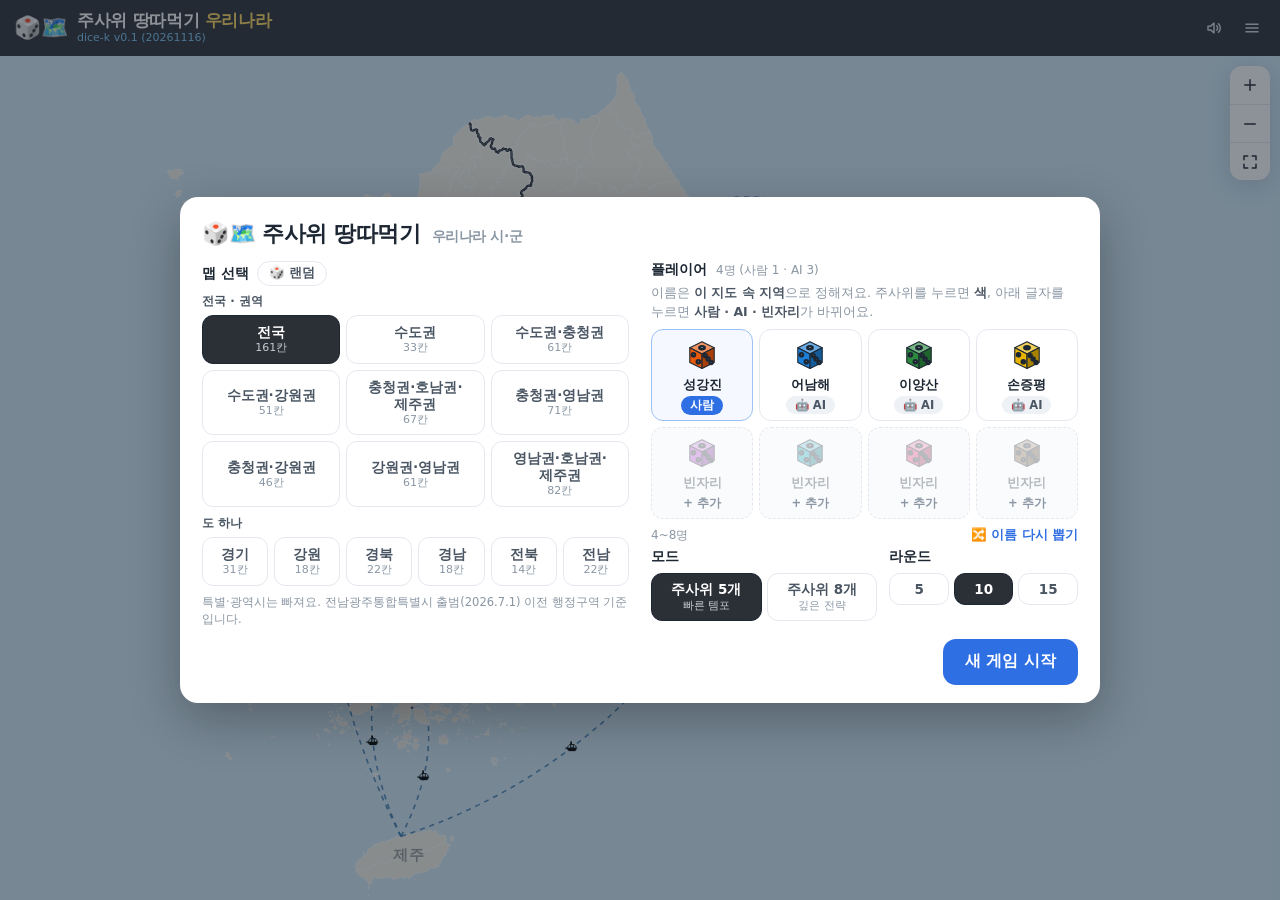
<file: dice-k/index.html>
<!DOCTYPE html>
<html lang="ko">
<head>
<meta charset="utf-8">
<meta name="viewport" content="width=device-width, initial-scale=1, viewport-fit=cover">
<title>주사위 땅따먹기 · 우리나라 (dice-k)</title>
<link rel="stylesheet" href="style.css">
</head>
<body>
<header class="topbar">
  <div class="brand" id="brand" title="처음 화면으로">
    <span class="brand-emoji" aria-hidden="true">🎲🗺️</span>
    <div class="brand-text">
      <h1>주사위 땅따먹기 <span class="kr">우리나라</span></h1>
      <div class="sub-line"><span class="ver">dice-k v0.1 (20261116)</span></div>
    </div>
  </div>
  <!-- 게임 중 상태 -->
  <div class="hud" id="hud" hidden>
    <div class="hud-round"><small>라운드</small><b id="hRound">1</b><span>/ <i id="hMax">15</i></span></div>
    <div class="hud-cur" id="hCur"></div>
  </div>
  <div class="actions">
    <button class="tbtn" id="speedBtn" title="AI 차례 속도" hidden></button>
    <button class="tbtn icon" id="soundBtn" title="효과음 켜기/끄기"></button>
    <button class="tbtn icon" id="menuBtn" title="메뉴"><svg viewBox="0 0 24 24"><path d="M4 7h16M4 12h16M4 17h16"/></svg></button>
  </div>
</header>

<div id="app">
  <!-- 상황판: 차례 순서 (순위 아님) + 차례 끝내기 -->
  <div id="bottom">
    <div id="players" aria-label="차례 순서"></div>
    <button class="endt" id="endBtn" disabled>차례 끝내기</button>
  </div>
  <!-- 굴리기 판 (차례 순서 바로 아래, 눈높이): "김포 옆 서울" + 주사위 + 합 -->
  <section id="rollbar" aria-live="polite"></section>

  <main id="stage">
    <svg id="map" aria-label="대한민국 시군 지도">
      <defs id="defs">
        <marker id="arrowHead" viewBox="0 0 10 10" refX="7" refY="5" markerWidth="5" markerHeight="5" orient="auto-start-reverse"><path d="M0,0L10,5L0,10z" fill="#e03131"/></marker>
      </defs>
      <clipPath id="playClip"></clipPath>
      <g id="vp">
        <g id="gOut"></g>
        <g id="gCells"></g>
        <path id="gProvFaint"/>
        <path id="gProvCase" clip-path="url(#playClip)"/>
        <path id="gProv" clip-path="url(#playClip)"/>
        <g id="gLinks"></g>
        <g id="gHi"></g>
        <g id="gProvNames"></g>
        <g id="gBadges"></g>
        <g id="gNames"></g>
        <g id="gFx"></g>
      </g>
    </svg>
    <div id="loading">지도를 불러오는 중…</div>

    <div class="zoom" aria-label="확대·축소">
      <button id="zoomIn" title="확대"><svg viewBox="0 0 24 24"><path d="M12 5v14M5 12h14"/></svg></button>
      <button id="zoomOut" title="축소"><svg viewBox="0 0 24 24"><path d="M5 12h14"/></svg></button>
      <button id="zoomFit" title="맵 전체 보기"><svg viewBox="0 0 24 24"><path d="M4 9V4h5M20 9V4h-5M4 15v5h5M20 15v5h-5"/></svg></button>
    </div>

    <button class="misbtn" id="misBtn" hidden>🎯 미션</button>
    <aside class="mis" id="misPanel" hidden aria-label="미션">
      <header><b>🎯 미션</b><button class="close" id="misClose" title="닫기">✕</button></header>
      <div id="misBody"></div>
    </aside>
    <div class="toast" id="toast" hidden></div>
    <div class="notice" id="notice" hidden></div>
  </main>

</div>

<!-- 처음 화면 (게임 설정): PC는 두 칸, 폰은 두 단계 -->
<div class="overlay" id="lobby" hidden>
  <div class="card lobby" data-step="1">
    <h2>🎲🗺️ 주사위 땅따먹기 <small>우리나라 시·군</small></h2>
    <div class="lb-cols">
      <section class="lb-map">
        <h3 class="map-h">맵 선택 <button class="rand" id="randMap" title="맵을 랜덤으로 골라요">🎲 랜덤</button></h3>
        <div class="mapgroup">전국 · 권역</div>
        <div class="maps" id="mapSeg"></div>
        <div class="mapgroup">도 하나</div>
        <div class="maps six" id="mapSeg2"></div>
        <p class="map-note">특별·광역시는 빠져요. 전남광주통합특별시 출범(2026.7.1) 이전 행정구역 기준입니다.</p>
        <div class="card-actions step1">
          <button class="sub" data-resume hidden>▶ 이어서 하기</button>
          <button class="go" id="nextBtn">다음 ▶</button>
        </div>
      </section>
      <section class="lb-set">
        <div class="picked step2"><span>맵</span><b id="pickedMap"></b><button class="link" id="backBtn">바꾸기</button></div>
        <h3>플레이어 <small id="seatSum"></small></h3>
        <p class="hint">이름은 <b>이 지도 속 지역</b>으로 정해져요. 주사위를 누르면 <b>색</b>, 아래 글자를 누르면 <b>사람 · AI · 빈자리</b>가 바뀌어요.</p>
        <div class="seats" id="seats"></div>
        <div class="seat-foot"><span id="seatNote"></span><button class="link" id="rerollBtn">🔀 이름 다시 뽑기</button></div>
        <div class="opt-row">
          <div><h3>모드</h3><div class="seg" id="capSeg"><button data-cap="5">주사위 5개<small>빠른 템포</small></button><button data-cap="8">주사위 8개<small>깊은 전략</small></button></div></div>
          <div><h3>라운드</h3><div class="seg" id="roundSeg"><button data-r="5">5</button><button data-r="10">10</button><button data-r="15">15</button></div></div>
        </div>
        <div class="card-actions">
          <button class="sub step2-back" id="backBtn2">◀ 맵</button>
          <button class="sub" data-resume hidden>▶ 이어서 하기</button>
          <button class="go" id="startBtn">새 게임 시작</button>
        </div>
      </section>
    </div>
  </div>
</div>

<!-- 차례 넘기기 (사람이 2명 이상일 때) -->
<div class="overlay handoff" id="handoff" hidden>
  <button class="hcard" id="handoffBtn"><span class="hicon" id="handoffIcon"></span><b id="handoffName"></b><span>님 차례입니다</span><small>눌러서 시작</small></button>
</div>

<!-- 메뉴 -->
<div class="overlay" id="menu" hidden>
  <div class="card small">
    <h2>메뉴</h2>
    <div class="menu-row"><span>지역 이름표</span><div class="seg tiny" id="labelSeg"><button data-l="1">켜기</button><button data-l="0">끄기</button></div></div>
    <div class="menu-row"><span>AI 차례 속도</span><div class="seg tiny" id="speedSeg"><button data-s="normal">보통</button><button data-s="fast">빠르게</button></div></div>
    <div class="menu-row"><span>효과음</span><div class="seg tiny" id="sndSeg"><button data-snd="1">켜기</button><button data-snd="0">끄기</button></div></div>
    <p class="menu-note">게임은 한 수마다 저장돼요. 처음 화면으로 나가도 <b>이어서 하기</b>로 돌아올 수 있어요.</p>
    <div class="card-actions">
      <button class="sub quit" id="quitBtn">게임 그만하기</button>
      <button class="sub" id="toLobby">처음 화면으로</button>
      <button class="go" id="menuClose">닫기</button>
    </div>
  </div>
</div>

<!-- 확인 창 -->
<div class="overlay" id="confirm" hidden>
  <div class="card small">
    <p class="confirm-msg" id="confirmMsg"></p>
    <div class="card-actions">
      <button class="sub" id="confirmNo">아니요</button>
      <button class="go" id="confirmYes">새로 시작</button>
    </div>
  </div>
</div>

<!-- 결과 -->
<div class="overlay" id="result" hidden>
  <div class="card">
    <h2 id="rTitle">🏁 게임 끝!</h2>
    <p class="rsub" id="rSub"></p>
    <div class="ranks" id="ranks"></div>
    <div id="gots"></div>
    <div class="card-actions">
      <button class="sub" id="rMap">지도 보기</button>
      <button class="go" id="rAgain">새 게임</button>
    </div>
  </div>
</div>

<canvas id="fxCanvas" hidden></canvas>
<script src="data/kr161.js"></script>
<script src="engine.js"></script>
<script src="game.js"></script>
</body>
</html>
</file>
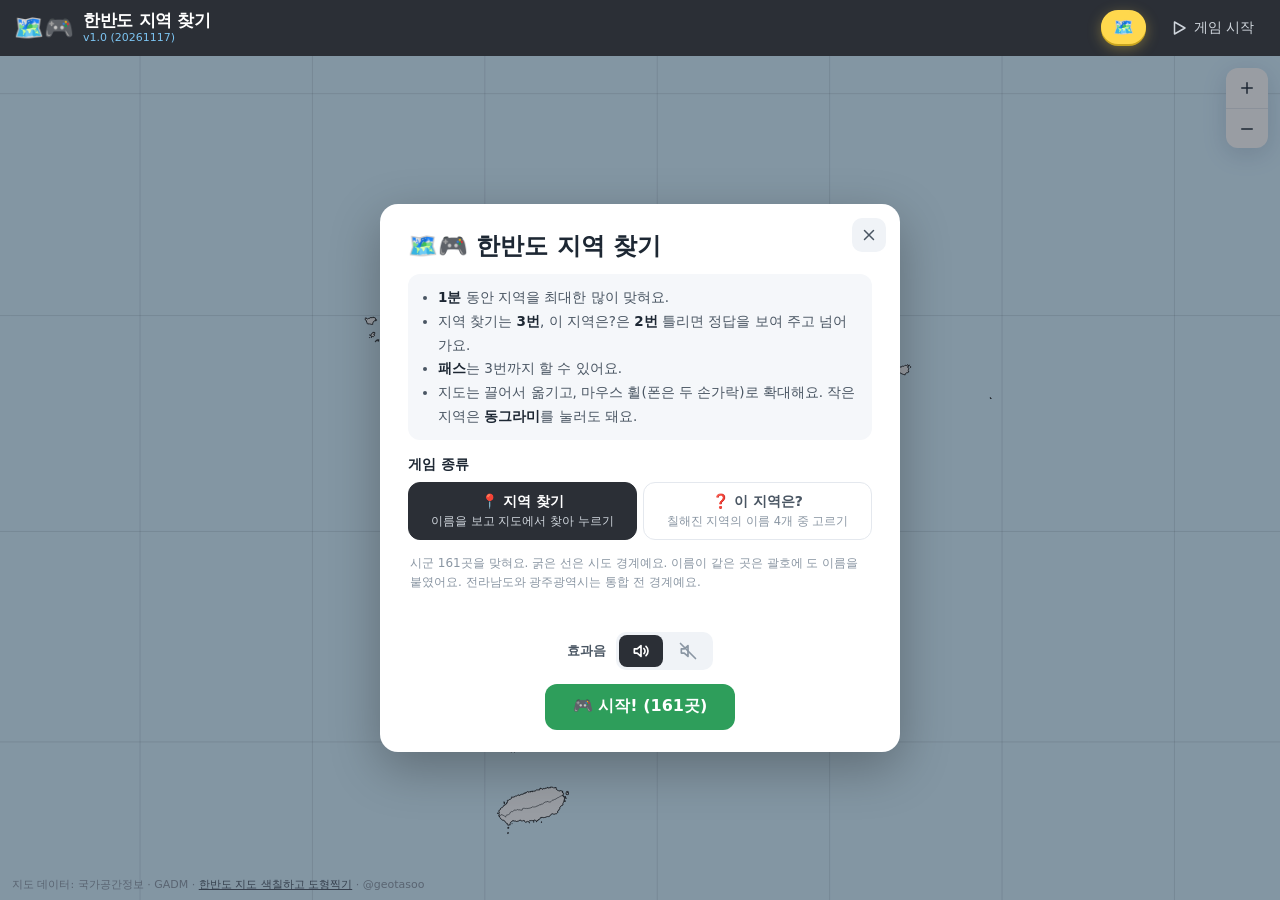
<file: koreagame/index.html>
<!DOCTYPE html>
<html lang="ko">
<head>
<meta charset="utf-8">
<meta name="viewport" content="width=device-width, initial-scale=1, viewport-fit=cover">
<title>한반도 지역 찾기</title>
<link rel="stylesheet" href="style.css">
</head>
<body>
<header class="topbar">
  <div class="brand" id="brand" title="처음 화면으로">
    <span class="brand-emoji" aria-hidden="true">🗺️🎮</span>
    <div class="brand-text">
      <h1>한반도 지역 찾기</h1>
      <div class="sub-line"><span class="ver">v1.0 (20261117)</span></div>
    </div>
  </div>
  <!-- 게임 중 상태판 -->
  <div class="hud" id="hud" hidden>
    <div class="hud-num"><small>남은 시간</small><b id="hTime">60</b></div>
    <div class="hud-q">
      <div class="q" id="hQ">—</div>
      <div class="hud-row"><span class="wrongs" id="hWrong"></span><span class="prog" id="hProg"></span></div>
    </div>
    <div class="hud-num"><small>점수</small><b id="hScore">0</b></div>
    <div class="hud-btns">
      <button class="hbtn" id="hintBtn" title="수도 좌표 보기 (H)">💡 힌트 <small>-1초</small></button>
      <button class="hbtn" id="passBtn" title="다음 지역으로 (P)">⏭️ 패스 <small id="passLeft">3</small></button>
      <button class="hbtn icon" id="hSound" title="효과음 켜기/끄기"></button>
      <button class="hbtn ghost" id="quitBtn" title="그만하기"><span class="long">그만하기</span><span class="short">✕</span></button>
    </div>
  </div>
  <div class="actions" id="topActions">
    <a class="jump jump-emoji" href="../koreamap/" title="한반도 지도 색칠하고 도형찍기로 이동">🗺️</a>
    <button class="btn" id="setupBtn" title="게임 시작 화면">
      <svg viewBox="0 0 24 24"><path d="M6 4l14 8-14 8z"/></svg><span>게임 시작</span>
    </button>
  </div>
</header>

<main id="stage">
  <canvas id="map" aria-label="한반도 지도"></canvas>
  <div id="loading">지도를 불러오는 중…</div>

  <div class="zoom" aria-label="확대·축소">
    <button id="zoomIn" title="확대 (+)"><svg viewBox="0 0 24 24"><path d="M12 5v14M5 12h14"/></svg></button>
    <button id="zoomOut" title="축소 (−)"><svg viewBox="0 0 24 24"><path d="M5 12h14"/></svg></button>
  </div>

  <div class="hint-pop" id="hintPop" hidden></div>
  <div class="choices" id="choices" hidden></div>
  <div class="fb" id="fb" hidden></div>
  <div class="name-pop" id="namePop" hidden></div>
  <div class="danger" id="danger"></div>

  <!-- 시작 화면 -->
  <div class="overlay" id="setup">
    <div class="card">
      <button class="card-x" id="setupClose" title="닫고 지도 보기"><svg viewBox="0 0 24 24"><path d="M6 6l12 12M18 6 6 18"/></svg></button>
      <h2>🗺️🎮 한반도 지역 찾기</h2>
      <ul class="rules">
        <li><b>1분</b> 동안 지역을 최대한 많이 맞혀요.</li>
        <li>지역 찾기는 <b>3번</b>, 이 지역은?은 <b>2번</b> 틀리면 정답을 보여 주고 넘어가요.</li>
        <li><b>패스</b>는 3번까지 할 수 있어요.</li>
        <li>지도는 끌어서 옮기고, 마우스 휠(폰은 두 손가락)로 확대해요. 작은 지역은 <b>동그라미</b>를 눌러도 돼요.</li>
      </ul>

      <div class="range">
        <h3>게임 종류</h3>
        <div class="seg2" id="modeSeg">
          <button data-mode="find"><b>📍 지역 찾기</b><small>이름을 보고 지도에서 찾아 누르기</small></button>
          <button data-mode="guess"><b>❓ 이 지역은?</b><small>칠해진 지역의 이름 4개 중 고르기</small></button>
        </div>
        <p class="level-note" id="levelNote"></p>
        <div class="conts" id="conts" hidden></div>
      </div>

      <div class="best" id="best"></div>
      <div class="snd"><span>효과음</span>
        <div class="snd-seg"><button data-snd="on" title="효과음 켜기"><svg viewBox="0 0 24 24"><path d="M4 9.5v5h3.5L12 18.5v-13L7.5 9.5z"/><path d="M15.5 9a4 4 0 0 1 0 6M18 6.5a7.5 7.5 0 0 1 0 11"/></svg></button><button data-snd="off" title="효과음 끄기 (음소거)"><svg viewBox="0 0 24 24"><path d="M4 9.5v5h3.5L12 18.5v-13L7.5 9.5z"/><path d="M3 3l18 18"/></svg></button></div></div>
      <div class="card-actions">
        <button class="go" id="startBtn">🎮 시작!</button>
      </div>
    </div>
  </div>

  <!-- 결과 -->
  <div class="result" id="result" hidden>
    <div class="rcard">
      <div class="rhead"><h2 id="rTitle">결과</h2><button class="x" id="rMin" title="접기/펴기">–</button></div>
      <div class="rbody">
        <div class="badges">
          <div class="bdg ok"><b id="rOk">0</b><span>⭕ 정답</span></div>
          <div class="bdg ng"><b id="rNg">0</b><span>❌ 3번 틀림</span></div>
          <div class="bdg ps"><b id="rPs">0</b><span>⏭️ 패스</span></div>
        </div>
        <p class="rnote" id="rNote"></p>
        <div class="tags" id="rTags"></div>
        <p class="rhelp">지역 이름을 누르면 지도에서 그 지역이 깜빡여요. 지도는 끌고 확대해서 살펴볼 수 있어요.</p>
        <div class="card-actions">
          <button class="go" id="againBtn">다시 하기</button>
          <button class="sub" id="toSetup">게임 바꾸기</button>
          <button class="sub" id="rClose">그만하기</button>
        </div>
      </div>
    </div>
  </div>

  <div class="credit">지도 데이터: 국가공간정보 · GADM · <a href="../koreamap/">한반도 지도 색칠하고 도형찍기</a> · @geotasoo</div>
</main>

<script src="lib/d3.min.js"></script>
<script src="lib/topojson-client.min.js"></script>
<script src="gamedata.js"></script>
<script src="game.js"></script>
</body>
</html>
</file>
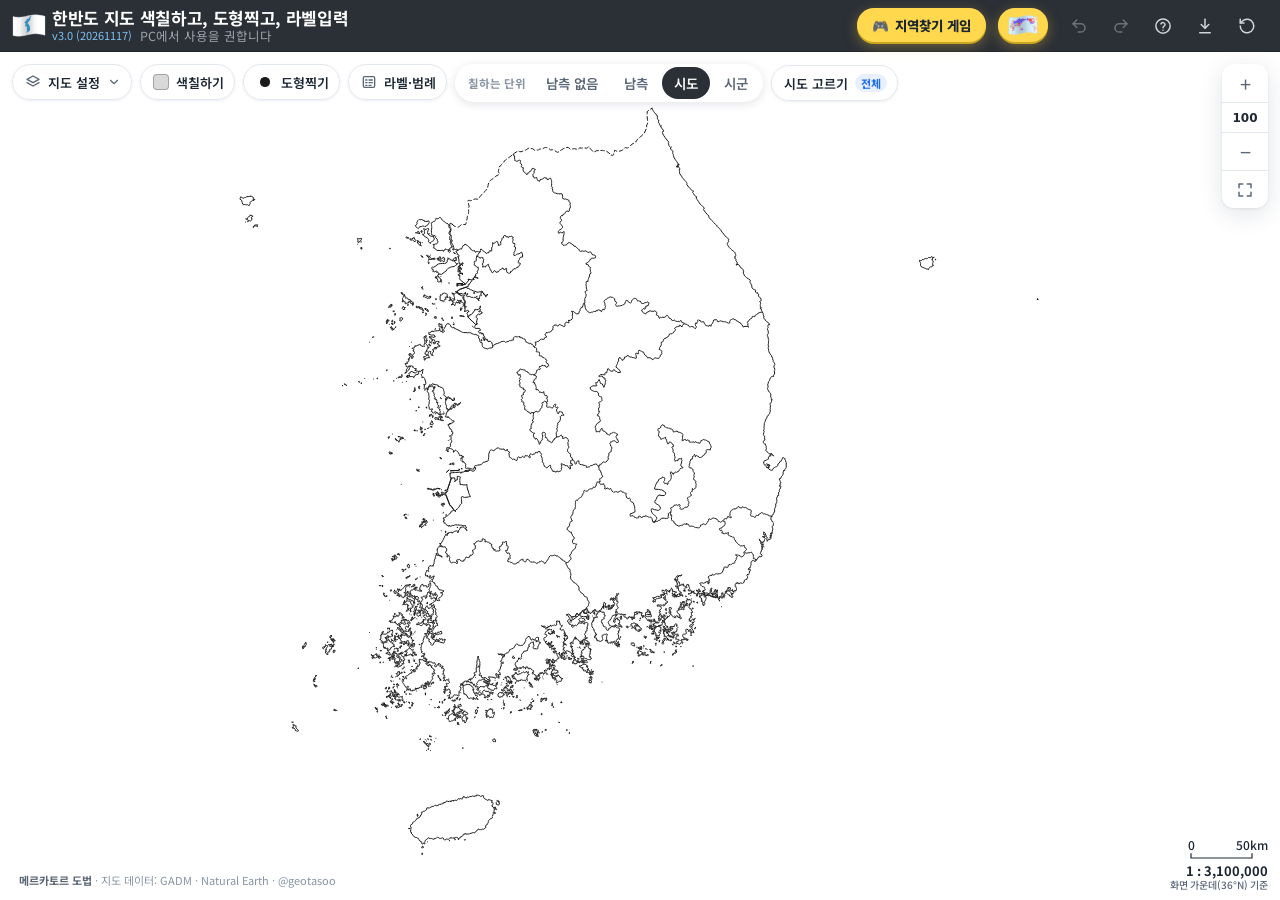
<file: koreamap/index.html>
<!DOCTYPE html>
<html lang="ko">
<head>
<meta charset="utf-8">
<meta name="viewport" content="width=device-width, initial-scale=1, viewport-fit=cover">
<link rel="icon" href="icon.svg" type="image/svg+xml">
<title>한반도 지도 색칠하고, 도형찍고, 라벨입력</title>
<link rel="preconnect" href="https://fonts.googleapis.com">
<link rel="preconnect" href="https://fonts.gstatic.com" crossorigin>
<link rel="stylesheet" href="https://fonts.googleapis.com/css2?family=Noto+Serif+KR:wght@600;700&family=Noto+Sans+KR:wght@400;500;700&display=swap">
<link rel="stylesheet" href="style.css?v=20261117t">
</head>
<body>
<header class="topbar">
  <div class="brand" id="brand" role="button" tabindex="0" title="처음 상태로 (초기화)">
    <img class="brand-emoji brand-icon" src="icon.svg" width="36" height="29" alt="" aria-hidden="true">
    <div class="brand-text">
      <h1>한반도 지도 색칠하고, 도형찍고, 라벨입력</h1>
      <div class="sub-line"><span class="ver">v3.0 (20261117)</span><span class="pc-note" title="휴대폰·태블릿에서도 쓸 수 있지만, 시험지용 지도를 만들 때는 큰 화면이 편합니다">PC에서 사용을 권합니다</span></div>
    </div>
  </div>
  <div class="actions">
    <a class="jump" href="../koreagame/" title="한반도 지역 찾기 게임으로 이동">🎮 <span class="long">지역찾기 게임</span><span class="short">게임</span></a>
    <a class="jump jump-flag icon-only" href="../worldmap/" target="_blank" rel="noopener" title="세계지도 색칠하고, 도형찍고, 라벨입력 (새 창)"><img src="icon-world.svg" width="32" height="26" alt="" aria-hidden="true"></a>
    <button class="btn" id="undo" data-tip="되돌리기 (Ctrl+Z)" aria-label="되돌리기" disabled>
      <svg viewBox="0 0 24 24"><path d="M9 14 4 9l5-5"/><path d="M4 9h10.5a5.5 5.5 0 0 1 0 11H11"/></svg>
    </button>
    <button class="btn" id="redo" data-tip="다시 하기 (Ctrl+Y)" aria-label="다시 하기" disabled>
      <svg viewBox="0 0 24 24"><path d="m15 14 5-5-5-5"/><path d="M20 9H9.5a5.5 5.5 0 0 0 0 11H13"/></svg>
    </button>
    <button class="btn" id="helpBtn" data-tip="도움말" aria-label="도움말">
      <svg viewBox="0 0 24 24"><circle cx="12" cy="12" r="9.5"/><path d="M9.3 9.2a2.8 2.8 0 0 1 5.4 1c0 1.9-2.7 2.4-2.7 4"/><path d="M12 17.6h.01"/></svg>
    </button>
    <button class="btn" id="saveBtn" data-tip="저장" aria-label="저장">
      <svg viewBox="0 0 24 24"><path d="M12 3v12"/><path d="m7 10 5 5 5-5"/><path d="M5 21h14"/></svg>
    </button>
    <button class="btn" id="resetBtn" data-tip="초기화" aria-label="초기화">
      <svg viewBox="0 0 24 24"><path d="M3 12a9 9 0 1 0 3-6.7L3 8"/><path d="M3 3v5h5"/></svg>
    </button>
  </div>
</header>

<main id="stage">
  <canvas id="map" aria-label="한반도 지도. 지역을 눌러 색칠하십시오."></canvas>
  <div id="loading">지도를 불러오는 중…</div>

  <!-- 왼쪽 위: 지도 설정 · 색칠하기 · 점찍기 -->
  <div class="controls" id="controls">
    <button class="pill" id="layersBtn" aria-expanded="false" aria-controls="layersPanel">
      <svg viewBox="0 0 24 24"><path d="m12 3 9 5-9 5-9-5 9-5z"/><path d="m3 13 9 5 9-5"/></svg>
      <span>지도 설정</span><b id="layersCount"></b>
      <svg class="chev" viewBox="0 0 24 24"><path d="m6 9 6 6 6-6"/></svg>
    </button>
    <button class="pill mode" id="colorBtn" title="색칠하기"><i class="dot"></i><span>색칠하기</span><b class="cnt" id="colorCount"></b></button>
    <button class="pill mode" id="pointBtn" data-side="points" title="도형찍기 (도시 고르기·직접 찍기)"><i class="dot pdot" id="pointDot"></i><span>도형찍기</span><b class="cnt" id="pointsCount"></b></button>
    <button class="pill mode" id="legendBtn" data-side="labels" title="라벨·범례"><svg viewBox="0 0 24 24"><rect x="3.5" y="4" width="17" height="16" rx="2"/><path d="M7 9h2M12 9h5M7 13h2M12 13h5M7 17h2M12 17h3"/></svg><span>라벨·범례</span></button>
    <!-- 한반도 전용: 행정구역 · 경계(색칠 단위) · 시도 고르기 -->
    <button class="pill kbar-btn" id="kbarBtn" title="한반도 메뉴 펼치기">한반도 ▾</button>
    <div class="kbar">
      <div class="kseg" id="unitSeg" title="경계를 어디까지 그리고, 무엇을 한 번에 칠할지"><span class="klabel">칠하는 단위</span><button data-unit="none" title="남측을 그리지 않습니다 (북측만)">남측 없음</button><button data-unit="sk">남측</button><button data-unit="sd">시도</button><button data-unit="sg">시군</button></div>
      <button class="pill kpick" data-side="lakes" title="고른 시도만 그립니다">시도 고르기 <b class="cnt" id="lakesCount"></b></button>
    </div>
  </div>

  <div class="panel layers-panel" id="layersPanel" hidden>
    <div class="row proj-row">
      <div class="seg light" id="kprojSeg" role="group" aria-label="도법 선택" title="도법 바꾸기 (P)"><button data-kproj="merc">메르카토르</button><button data-kproj="tm">횡축 메르카토르</button></div>
      <span class="tipi" tabindex="0" data-tip="국토지리정보원의 지도 등 우리나라 전국 지도는 보통 UTM-K를 씁니다. UTM-K는 동경 127.5°를 가운데에 둔 횡축 메르카토르도법입니다. 일반 메르카토르도법은 위도가 높을수록 조금씩 커집니다. 제주와 백두산 근처를 비교하면 북쪽이 약 15% 크게 그려집니다. 횡축 메르카토르를 설정하면, 배경지도는 선택할 수 없습니다.">ⓘ</span>
    </div>
    <div class="row proj-row era2">
      <div class="seg light" id="eraSeg" role="group" aria-label="전남광주 통합 전·후"><button data-era="after">전남광주 통합 후</button><button data-era="before">전남광주 통합 전</button></div>
      <span class="tipi" tabindex="0" data-tip="2026년 7월 전라남도와 광주광역시가 통합했습니다.">ⓘ</span>
    </div>
    <div class="sec-h">그리기</div>
    <div class="row pair"><label class="sw"><input type="checkbox" data-layer="nk"><span></span>북측</label><label class="sw"><input type="checkbox" data-layer="dmzDash"><span></span>휴전선 점선</label></div>
    <div class="row"><label class="sw"><input type="checkbox" data-layer="nb"><span></span>주변 나라 (중국·일본·러시아)</label></div>
    <div class="sec-h">경계선</div>
    <div class="row"><span class="rlabel">시도·시군 경계</span>
      <div class="mini-seg" id="dashSeg" title="시도·시군 경계"><button data-dash="0">실선</button><button data-dash="1">점선</button></div></div>
    <div class="row sub-row"><span class="rlabel">나라 경계</span>
      <div class="inline-range"><input type="range" id="lineWidth" min="0.2" max="4" step="0.1" aria-label="나라 경계·해안선 굵기"><output id="lineWidthOut"></output></div></div>
    <div class="row sub-row"><span class="rlabel">시도 경계</span>
      <div class="inline-range"><input type="range" id="lineSd" min="0.2" max="4" step="0.1" aria-label="시도 경계 굵기"><output id="lineSdOut"></output></div></div>
    <div class="row sub-row"><span class="rlabel">시군 경계</span>
      <div class="inline-range"><input type="range" id="lineSg" min="0.2" max="4" step="0.1" aria-label="시군 경계 굵기"><output id="lineSgOut"></output></div></div>
    <div class="sec-h">하천</div>
    <div class="row"><span class="rlabel">하천</span>
      <div class="mini-seg" id="riverSeg" title="하천 자료: HydroRIVERS (북측 강은 [북측], 주변 나라 강은 [주변 나라]를 켜면 함께 보입니다)"><button data-riv="off">끄기</button><button data-riv="major">주요 강</button><button data-riv="all">하계망</button></div></div>
    <div class="row sub-row"><span class="rlabel">하천 굵기</span>
      <div class="inline-range"><input type="range" id="rivW" min="0.3" max="4" step="0.1" aria-label="하천 굵기"><output id="rivWOut"></output></div></div>
    <div class="row sub-row"><label class="sw small"><input type="checkbox" id="rivNames"><span></span>강 이름</label></div>
    <div class="sec-h">이름·표시</div>
    <div class="row pair"><label class="sw"><input type="checkbox" data-layer="names"><span></span>시도 이름</label><label class="sw"><input type="checkbox" data-layer="sgnames"><span></span>시군 이름</label></div>
    <div class="row"><label class="sw"><input type="checkbox" data-layer="seas"><span></span>바다 이름</label><button class="link" data-side="seas">고르기 <b id="seasCount"></b> ›</button></div>
    <div class="row pair"><label class="sw"><input type="checkbox" data-layer="grid"><span></span>경위선</label><label class="sw"><input type="checkbox" data-layer="scale"><span></span>축척</label></div>
    <div class="sec-h">배경 지도</div>
    <div class="row bg-row"><span class="rlabel">배경 지도</span>
      <div class="mini-seg" id="bgSeg" title="인터넷 지도를 밑에 깝니다 ('현재 화면대로' 저장에만 들어갑니다)"><button data-bg="off">끄기</button><button data-bg="osm">일반</button><button data-bg="sat">위성</button><button data-bg="topo">지형</button><button data-bg="elev">고도</button></div></div>
    <div class="row sub-row" id="bgAlphaRow"><span class="rlabel">진하기</span>
      <div class="inline-range"><input type="range" id="bgAlpha" min="0" max="100" step="5" aria-label="배경 지도 진하기 (80이 기본)"><output id="bgAlphaOut"></output></div></div>
  </div>

  <!-- 오른쪽 위: 확대·축소 -->
  <div class="zoom">
    <button id="zoomIn" title="확대 (+)">+</button>
    <label class="zpct" title="확대 정도 (어느 화면에서나 같은 값). 숫자를 눌러 직접 입력"><input id="zoomPct" inputmode="numeric" aria-label="확대 정도"></label>
    <button id="zoomOut" title="축소 (−)">−</button>
    <button id="home" title="처음 화면 (남측 전체)">
      <svg viewBox="0 0 24 24"><path d="M4 9V4h5M20 9V4h-5M4 15v5h5M20 15v5h-5"/></svg>
    </button>
  </div>

  <!-- 색칠하기 + 점찍기: PC·태블릿은 왼쪽 세로, 폰은 아래 -->
  <div class="dock-wrap" id="dockWrap">
    <aside class="dock" id="dock" aria-label="색칠하기">
      <div class="dock-head">
        <span class="dock-title">색칠하기</span>
        <button class="sbtn mini" id="clear" title="칠한 색을 모두 지웁니다">색칠 모두 지우기</button>
        <button class="sbtn primary dock-done" id="dockHide" title="색칠하기 닫기">완료</button>
      </div>
      <div class="tabs" id="paletteTabs"></div>
      <div class="swatches" id="swatches"></div>
      <div class="tools">
        <label class="custom" title="원하는 색 고르기">
          <input type="color" id="customColor" value="#F9C74F">
          <span class="ring"></span><span class="lbl">직접 고르기</span>
        </label>
        <button class="tool" id="eraser" title="지우개 (E)">
          <svg viewBox="0 0 24 24"><path d="m7 21-4.3-4.3a1 1 0 0 1 0-1.4l10-10a1 1 0 0 1 1.4 0l5.6 5.6a1 1 0 0 1 0 1.4L11 21z"/><path d="M22 21H7M5 11l9 9"/></svg>
          <span>지우개</span>
        </button>
      </div>
      <div class="base">
        <div class="base-row"><span>육지</span><div class="mini-swatches" data-target="land"></div></div>
        <div class="base-row"><span>바다</span><div class="mini-swatches" data-target="ocean"></div></div>
      </div>
      <div class="status"><span id="count">칠한 지역 0개</span></div>
    </aside>
  </div>

  <!-- 오른쪽 패널 (폰은 아래 시트): 호수 · 도시 · 점찍기 -->
  <aside class="side" id="side" hidden>
    <section data-panel="lakes">
      <header class="side-head">
        <h2>보일 시도</h2>
        <button class="sbtn" id="lakesDefault">전체 선택</button>
        <button class="sbtn" id="lakesNone">전체 해제</button>
        <button class="close" data-close title="닫기"><svg viewBox="0 0 24 24"><path d="M6 6l12 12M18 6 6 18"/></svg></button>
      </header>
      <div class="side-body">
        <div class="note" id="lakesSummary"></div>
        <p class="hint">고른 시도만 지도에 그립니다. 우리 지역 지도처럼 일부만 보여 줄 때 씁니다.</p>
        <div class="checklist" id="lakeList"></div>
      </div>
    </section>

    <section data-panel="seas">
      <header class="side-head">
        <h2>바다 이름</h2>
        <button class="sbtn" id="seasNone">전체 해제</button>
        <button class="sbtn" id="seasDefault">기본값</button>
        <button class="close" data-close title="닫기"><svg viewBox="0 0 24 24"><path d="M6 6l12 12M18 6 6 18"/></svg></button>
      </header>
      <div class="side-body">
        <div class="note" id="seasSummary"></div>
        <h3 class="sub">대양</h3>
        <div class="checklist" id="seaList1"></div>
        <h3 class="sub">바다·만</h3>
        <div class="checklist" id="seaList2"></div>
      </div>
    </section>

    <section data-panel="labels">
      <header class="side-head">
        <button class="sheet-handle" data-sheet title="시트 접기/펴기" aria-label="시트 접기/펴기"></button>
        <h2>라벨·범례</h2>
        <button class="sbtn primary" data-close>완료</button>
      </header>
      <div class="ptabs ltabs" role="tablist">
        <button data-ltab="regions" class="sel">색칠 라벨 <b id="regionsCount"></b></button>
        <button data-ltab="points">도형 라벨 <b id="plistCount"></b></button>
        <button data-ltab="legend">범례</button>
      </div>

      <div class="side-body" data-lbody="regions">
        <div class="pstyle"><div class="prow"><span class="plabel">글자 크기</span><input type="range" id="rFont" min="9" max="36" step="1" aria-label="색칠 라벨 글자 크기"><output id="rFontOut"></output></div></div>
        <div class="fillbar">
          <span>한꺼번에</span>
          <button data-rfill="alpha">A B C</button><button data-rfill="hangulp">(가)(나)(다)</button><button data-rfill="hangul">가 나 다</button><button data-rfill="name">지역 이름</button><button data-rfill="clear">지우기</button>
        </div>
        <p class="hint tip">칠한 순서대로 나옵니다. 줄을 <b>⋮⋮</b>로 끌면 순서가 바뀌고, 지도에서 <b>라벨을 끌면</b> 가이드선이 생깁니다.</p>
        <div class="plist" id="regionList"></div>
      </div>

      <div class="side-body" data-lbody="points" hidden>
        <div class="pstyle"><div class="prow"><span class="plabel">글자 크기</span><input type="range" id="pFont" min="9" max="30" step="1" aria-label="도형 라벨 글자 크기"><output id="pFontOut"></output></div></div>
        <div class="fillbar">
          <span>한꺼번에</span>
          <button data-fill="alpha">A B C</button><button data-fill="hangulp">(가)(나)(다)</button><button data-fill="hangul">가 나 다</button><button data-fill="city">도시 이름</button><button data-fill="clear">지우기</button>
        </div>
        <p class="hint tip">찍은 순서대로 나옵니다. 도형 그림을 누르면 모양이 바뀝니다. 지도에서 <b>라벨을 끌면</b> 가이드선이 생깁니다.</p>
        <div class="plist" id="pointList"></div>
      </div>

      <div class="side-body" data-lbody="legend" hidden>
        <div class="lg-top"><label class="sw"><input type="checkbox" id="lgShow"><span></span>지도에 범례 표시</label>
          <div class="mini-seg" id="lgDir"><button data-dir="v">세로</button><button data-dir="h">가로</button></div></div>
        <p class="hint tip">지도에 범례 표시를 하면 저장 시 범례도 함께 저장할 수 있습니다. 또한 <b>범례 상자를 끌면</b> 위치가 바뀝니다.</p>
        <div class="lg-group" id="lg-fill">
          <h3 class="sub">칠 (색칠하기)</h3>
          <input class="lg-title" placeholder="묶음 제목 (예: 인구 밀도) · 비워도 됩니다">
          <div class="fillbar"><span>한꺼번에</span><button data-lfill="alpha">A B C</button><button data-lfill="hangulp">(가)(나)(다)</button><button data-lfill="hangul">가 나 다</button><button data-lfill="clear">지우기</button></div>
          <div class="plist"></div>
        </div>
        <div class="lg-group" id="lg-point">
          <h3 class="sub">도형 (도형찍기)</h3>
          <input class="lg-title" placeholder="묶음 제목 (예: 도시 규모) · 비워도 됩니다">
          <div class="fillbar"><span>한꺼번에</span><button data-lfill="alpha">A B C</button><button data-lfill="hangulp">(가)(나)(다)</button><button data-lfill="hangul">가 나 다</button><button data-lfill="clear">지우기</button></div>
          <div class="plist"></div>
        </div>
      </div>
    </section>

    <section data-panel="points">
      <header class="side-head">
        <button class="sheet-handle" data-sheet title="시트 접기/펴기" aria-label="시트 접기/펴기"></button>
        <h2>도형찍기</h2>
        <button class="sbtn" id="pointsClear" title="찍은 도형과 라벨을 모두 지웁니다">도형·라벨 모두 지우기</button>
        <button class="sbtn primary" data-close>완료</button>
      </header>
      <div class="pstyle">
        <div class="prow"><span class="plabel">색</span><div class="pcolors" id="pColors"></div></div>
        <div class="prow top"><span class="plabel">모양</span><div><div class="pshapes" id="pShapes"></div><div class="pnext" id="pShapeHint"></div></div></div>
        <div class="prow"><span class="plabel">크기</span><input type="range" id="pSize" min="3" max="14" step="1"><output id="pSizeOut"></output>
          <label class="sw small" title="도형 테두리"><input type="checkbox" id="pOutline"><span></span>테두리</label></div>
      </div>
      <div class="ptabs phone-tabs" role="tablist">
        <button data-ptab="cities" class="sel">도시·직접 찍기</button>
        <button data-ptab="style">도형 모양 <i class="sty-dot" id="styDot"></i></button>
      </div>
      <div class="side-body" data-pbody="cities">
        <div class="side-search"><svg viewBox="0 0 24 24"><circle cx="11" cy="11" r="7"/><path d="m20 20-3.5-3.5"/></svg><input id="citySearch" type="search" placeholder="검색"></div>
        <div id="cityGroups"></div>
      </div>
    </section>
  </aside>

  <div class="mode-banner" id="pointBanner" hidden>
    <svg viewBox="0 0 24 24"><path d="M12 22s7-6.2 7-12a7 7 0 0 0-14 0c0 5.8 7 12 7 12z"/><circle cx="12" cy="10" r="2.5"/></svg>
    <span>도형찍기 중 · 패널에서 선택하거나, 지도를 누르면 도형이 찍힙니다</span>
    <button data-close>완료</button>
  </div>

  <div class="confirm" id="resetConfirm" hidden>
    <div class="confirm-box" role="dialog" aria-labelledby="resetTitle">
      <h3 id="resetTitle">처음 상태로 돌리겠습니까?</h3>
      <p>색칠, 도형, 라벨·범례와 지도 설정이 모두 처음 상태로 돌아갑니다.<br>잘못 눌렀다면 <b>되돌리기</b>로 되살릴 수 있습니다.</p>
      <div class="confirm-actions"><button class="sbtn" id="resetCancel">취소</button><button class="sbtn danger" id="resetOk">초기화</button></div>
    </div>
  </div>

  <!-- 이미지로 저장 -->
  <div class="confirm" id="exportDlg" hidden>
    <div class="export-box" role="dialog" aria-labelledby="exTitle">
      <header><h3 id="exTitle">이미지로 저장</h3><button class="close" id="exClose" title="닫기"><svg viewBox="0 0 24 24"><path d="M6 6l12 12M18 6 6 18"/></svg></button></header>
      <div class="ex-body">
        <div class="ex-preview"><img id="exPreview" alt="저장될 이미지 미리보기"></div>
        <div class="ex-opts">
          <div class="ex-row"><span>범위</span><div class="mini-seg"><button data-ex="range" data-v="full">화면 전체</button><button data-ex="range" data-v="sel">영역 선택</button></div>
            <button class="link" id="exSelAgain" hidden>다시 선택 ›</button></div>
          <p class="hint ex-hint">영역 선택 시 축척과 범례 공간을 고려하여 선택하십시오.</p>
          <div class="ex-row"><span>스타일</span><div class="mini-seg"><button data-ex="style" data-v="exam">시험지용</button><button data-ex="style" data-v="screen">현재 화면대로</button></div></div>
          <div class="ex-row" id="exSeaRow"><span>바다</span><div class="mini-seg"><button data-ex="sea" data-v="gray">회색</button><button data-ex="sea" data-v="white">흰색</button></div></div>
          <p class="hint ex-hint" id="exStyleHint">시험지용: 흑백, 사각형 틀, 라벨은 틀 밖까지</p>
          <div class="ex-row" id="exTickRow" hidden><span></span><label class="chk"><input type="checkbox" id="exTick"><span>적도가 범위 안에 있으면 틀 안쪽에 0° 표시</span></label></div>
          <div class="ex-row ex-put"><span>넣기</span>
            <div class="ex-put-grid">
              <label class="chk ex-chip"><input type="checkbox" id="exScale"><span>축척</span></label>
              <label class="chk ex-chip"><input type="checkbox" id="exInsetU"><span>울릉도 상자</span></label>
              <label class="chk ex-chip"><input type="checkbox" id="exInsetD"><span>독도 상자</span></label>
              <div class="ex-lrow" id="exLegendWrap">
                <label class="chk ex-chip" id="exLegendRow"><input type="checkbox" id="exLegend"><span>범례</span></label>
                <div class="ex-lplace"><em>범례 위치</em><div class="mini-seg" id="exLplace"><button data-ex="lplace" data-v="in">지도 안</button><button data-ex="lplace" data-v="out">지도 밖</button></div></div>
              </div>
            </div>
          </div>
          <p class="hint ex-hint">미리보기 화면에서 <b>축척·범례를 마우스로 끌어</b> 옮길 수 있습니다.</p>
          <p class="hint ex-hint" id="exSize"></p>
        </div>
      </div>
      <footer><button class="sbtn" id="exCopy" title="한글·PPT에 바로 붙여 넣기">복사</button><button class="sbtn primary" id="exSave">저장</button></footer>
    </div>
  </div>
  <!-- 도움말: 내용은 여기서 바로 고치면 됩니다 -->
  <div class="confirm" id="helpDlg" hidden>
    <div class="export-box help-box" role="dialog" aria-labelledby="helpTitle">
      <header><h3 id="helpTitle"><img class="title-flag" src="icon.svg" width="30" height="24" alt="" aria-hidden="true"> 도움말</h3><button class="close" id="helpClose" title="닫기"><svg viewBox="0 0 24 24"><path d="M6 6l12 12M18 6 6 18"/></svg></button></header>
      <div class="help-body">

        <h4>처음이라면 (3단계)</h4>
        <ol class="help-steps">
          <li><b>[색칠하기]</b> → 색 고르기 → 지도에서 지역 누르기</li>
          <li><b>[도형찍기]</b>로 도시 찍기 → <b>[라벨·범례]</b>에서 (가)(나)(다)·범례 붙이기</li>
          <li><b>[저장]</b> → <b>시험지용</b> → 미리보기에서 <b>축척·범례 끌어 옮기기</b> → <b>[저장]</b> 또는 <b>[복사]</b></li>
        </ol>

        <h4>지도 보기</h4>
        <ul>
          <li><b>이동</b>: 지도를 마우스로 끌어 옮깁니다. <b>확대·축소</b>: 마우스 휠 또는 오른쪽 위 <b>+ / −</b> (폰은 두 손가락).</li>
          <li>+ 와 − 사이 숫자는 <b>확대 정도</b>입니다(처음 화면 = 100). 숫자를 눌러 직접 입력할 수 있고, <b>⛶</b>을 누르면 처음 화면으로 돌아갑니다.</li>
          <li>위쪽 <b>칠하는 단위</b>(남측 없음 / 남측 / 시도 / 시군)를 고르면 그만큼 경계가 그려지고, 누를 때 그 단위로 칠해집니다. 단위를 바꾸면 다른 단위로 칠한 색은 지워집니다(되돌리기 가능).</li>
          <li><b>[시도 고르기]</b>로 일부 시도만 그릴 수 있습니다. 고른 시도에 맞게 지도가 저절로 맞춰집니다.</li>
          <li>작은 지역은 근처를 눌러도 잡히고, 폰에서는 꾹 누르고 있으면 이름이 먼저 뜹니다.</li>
        </ul>

        <h4>지도 설정</h4>
        <ul>
          <li><b>[지도 설정]</b> 맨 위에서 <b>도법</b>(횡축 메르카토르 / 메르카토르)과 <b>전남광주 통합 후 / 통합 전</b>을 고릅니다. ⓘ에 마우스를 올리면 설명이 나옵니다.</li>
          <li>기본 도법은 <b>메르카토르</b>입니다. <b>횡축 메르카토르</b>로 바꾸면 국토지리정보원 지도처럼(UTM-K) 동경 127.5°가 가운데라 북쪽이 덜 커집니다.</li>
          <li><b>하천</b>: [끄기 | 주요 강 | 하계망]을 고릅니다. 굵기와 <b>강 이름</b>도 켜고 끌 수 있습니다(확대하면 작은 강 이름도 보입니다). 주요 강은 교과서에 나오는 큰 강줄기, 하계망은 작은 지류까지 보여 줍니다. 북측·주변 나라의 강은 [북측]·[주변 나라]를 켜면 함께 보입니다. 저장할 때도 들어갑니다.</li>
          <li>북측, 휴전선 점선, 시도·시군 경계(실선·점선, 굵기), 주변 나라, 시도·시군 이름, 바다 이름, 경위선, 축척을 켜고 끌 수 있습니다. 바다 이름은 <b>[고르기 ›]</b>에서 하나씩 고릅니다.</li>
          <li><b>배경 지도</b>(일반·위성·지형·<b>고도</b>)는 화면에서만 보이는 참고용입니다. 도법이 <b>메르카토르</b>일 때만 쓸 수 있고, <b>현재 화면대로</b> 저장할 때는 함께 들어가고, 시험지용에는 들어가지 않습니다. 위성을 고르면 경계선이 저절로 흰색으로 바뀝니다. <b>고도</b>는 높이에 따라 초록(낮은 땅)→노랑→갈색→흰색(높은 산)으로 칠하고 산의 그늘(음영 기복)을 넣습니다. 바다도 깊을수록 진한 파랑입니다.</li>
        </ul>

        <h4>색칠하기</h4>
        <ul>
          <li><b>[색칠하기]</b>를 누르면 오른쪽에 색칠 패널이 열립니다. 색 묶음(시험지 회색·컬러·단계색)을 고르고 지역을 누르면 칠해집니다. 같은 색으로 한 번 더 누르면 지워집니다.</li>
          <li>마지막 칸은 <b>빗금</b>입니다. 단계색에서는 그 색의 빗금이 됩니다. <b>직접 고르기</b>로 아무 색이나 쓸 수 있습니다.</li>
          <li>패널 아래에서 바탕 <b>육지·바다 색</b>을 바꿀 수 있습니다. <b>[색칠 모두 지우기]</b>는 칠한 색만 지웁니다.</li>
        </ul>

        <h4>도형찍기</h4>
        <ul>
          <li><b>[도형찍기]</b>를 누르면 지도에 빨간 테두리가 생깁니다. 이때 지도를 누르면 그 자리에 도형이 찍힙니다.</li>
          <li>오른쪽 목록에서 고르거나 <b>검색</b>해서 찍을 수도 있습니다. 묶음 옆 <b>[모두 선택]</b>으로 한꺼번에 찍습니다.</li>
          <li>위쪽에서 색·모양(● ▲ ■ ○ △ □)·크기를 고르면 <b>다음에 찍을 도형</b>부터 바뀝니다. 찍어 둔 도형은 끌어서 옮기고, <kbd>Delete</kbd>로 지웁니다.</li>
          <li>다 찍었으면 <b>[완료]</b>를 누릅니다.</li>
        </ul>

        <h4>라벨·범례</h4>
        <ul>
          <li><b>[라벨·범례]</b>에 세 탭이 있습니다: <b>색칠 라벨</b>(칠한 지역) · <b>도형 라벨</b>(찍은 도형) · <b>범례</b>.</li>
          <li>라벨은 직접 쓰거나 A B C, (가)(나)(다), 가 나 다, 이름으로 한꺼번에 채우고, ⋮⋮ 손잡이로 순서를 바꿉니다.</li>
          <li>지도에서 라벨을 끌어 옮기면 <b>가이드선</b>이 생깁니다. 목록의 가이드선 버튼으로 하나씩 끄고, ↺ 버튼으로 원래 자리로 돌립니다.</li>
          <li><b>범례</b>는 칠한 색과 도형 모양마다 한 줄씩 자동으로 생깁니다. 세로/가로를 고르고, 지도에서 범례 상자를 끌어 옮깁니다.</li>
        </ul>

        <h4>저장하기</h4>
        <ul>
          <li><b>[저장]</b> → 범위(화면 전체 / 영역 선택)와 스타일(시험지용 / 현재 화면대로)을 고르십시오. 영역 선택 때는 축척·범례 자리도 생각해서 고르십시오.</li>
          <li><b>시험지용</b>: 흑백, 사각형 틀, 바다 흰색/회색. B4 2단 편집에서 지도를 약 10cm 폭으로 넣으면 글자가 9pt가 됩니다.</li>
          <li>미리보기에서 <b>축척과 범례를 마우스로 끌어</b> 자리를 정합니다. 범례는 <b>지도 안</b> 또는 <b>지도 밖</b>(틀 둘레에 붙어 함께 저장)을 고를 수 있습니다.</li>
          <li><b>울릉도 상자 · 독도 상자</b>를 켜면 시험지처럼 두 섬을 본 지도와 같은 축척·같은 위도로, 틀 오른쪽 안쪽의 작은 상자에 따로 그립니다(따로 켜고 끌 수 있습니다).</li>
          <li><b>[복사]</b>하면 한글·PPT에 바로 붙여 넣을 수 있습니다.</li>
        </ul>

        <h4>되돌리기·새로고침·초기화</h4>
        <ul>
          <li>모든 작업은 <b>되돌리기(Ctrl+Z)</b>로 취소할 수 있습니다.</li>
          <li>작업은 따로 저장되지 않습니다. <b>새로고침(F5)하거나 창을 닫으면 처음 화면</b>으로 돌아가니, 다 만든 지도는 <b>[저장]</b>이나 <b>[복사]</b>로 꼭 남겨 두십시오.</li>
          <li><b>제목</b>이나 <b>[초기화]</b>를 누르면 처음 상태로 돌아갑니다(되돌리기로 되살릴 수 있습니다).</li>
        </ul>

        <h4>단축키 (PC)</h4>
        <ul class="keys">
          <li><kbd>Ctrl</kbd>+<kbd>Z</kbd> 되돌리기 · <kbd>Ctrl</kbd>+<kbd>Y</kbd> 다시 하기</li>
          <li><kbd>1</kbd>~<kbd>9</kbd> 색 고르기 · <kbd>E</kbd> 지우개 · <kbd>P</kbd> 도법 바꾸기(메르카토르 ↔ 횡축 메르카토르)</li>
          <li><kbd>+</kbd> <kbd>−</kbd> 확대·축소 · 방향키 이동 · <kbd>Delete</kbd> 고른 도형 지우기</li>
        </ul>
        <p class="help-foot">한반도 지도 색칠하고 도형찍기 3.0 (20261117) · 지도 데이터: GADM · Natural Earth · @geotasoo</p>
      </div>
    </div>
  </div>

  <div class="sel-layer" id="selLayer" hidden>
    <div class="sel-banner">저장할 영역을 끌어서 선택하십시오 <button id="selCancel">취소</button></div>
    <div class="sel-box" id="selBox" hidden></div>
  </div>

  <div id="tip" role="status"></div>
  <div id="toast" role="status"><span></span><button hidden>되돌리기</button></div>

  <!-- 아래: 왼쪽 도법·출처, 오른쪽 축척 (축척은 지도 그림에 그립니다) -->
  <div class="credit"><b id="projName"></b><span class="src"> · 지도 데이터: GADM · Natural Earth · @geotasoo</span><span class="src" id="rivCredit"></span><span class="src" id="bgCredit"></span></div>
</main>

<script src="lib/d3.min.js"></script>
<script src="lib/topojson-client.min.js"></script>
<script src="data/places.js?v=20261117t"></script>
<script src="app.js?v=20261118a"></script>
</body>
</html>
</file>
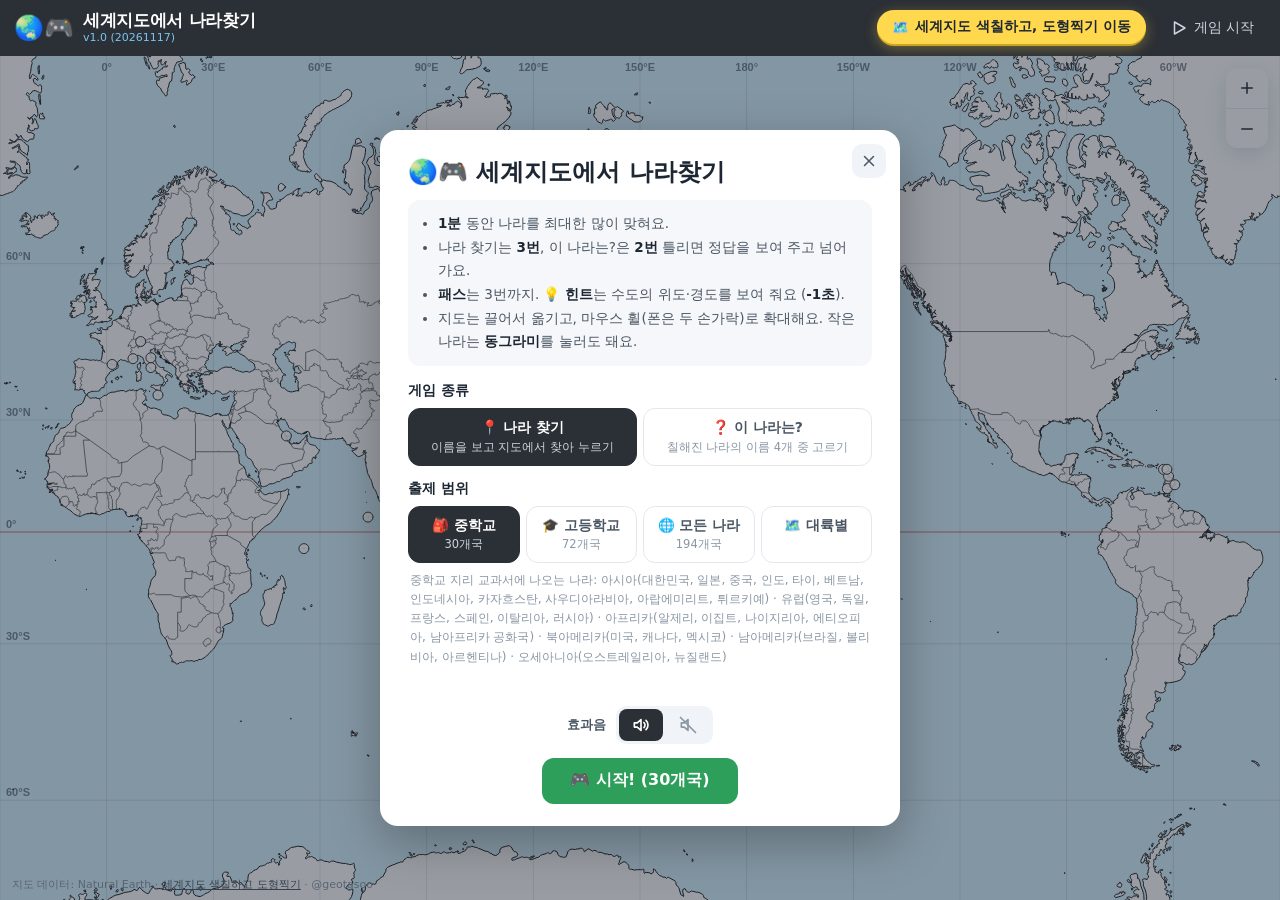
<file: worldgame/index.html>
<!DOCTYPE html>
<html lang="ko">
<head>
<meta charset="utf-8">
<meta name="viewport" content="width=device-width, initial-scale=1, viewport-fit=cover">
<title>세계지도에서 나라찾기</title>
<link rel="stylesheet" href="style.css">
</head>
<body>
<header class="topbar">
  <div class="brand" id="brand" title="처음 화면으로">
    <span class="brand-emoji" aria-hidden="true">🌏🎮</span>
    <div class="brand-text">
      <h1>세계지도에서 나라찾기</h1>
      <div class="sub-line"><span class="ver">v1.0 (20261117)</span></div>
    </div>
  </div>
  <!-- 게임 중 상태판 -->
  <div class="hud" id="hud" hidden>
    <div class="hud-num"><small>남은 시간</small><b id="hTime">60</b></div>
    <div class="hud-q">
      <div class="q" id="hQ">—</div>
      <div class="hud-row"><span class="wrongs" id="hWrong"></span><span class="prog" id="hProg"></span></div>
    </div>
    <div class="hud-num"><small>점수</small><b id="hScore">0</b></div>
    <div class="hud-btns">
      <button class="hbtn" id="hintBtn" title="수도 좌표 보기 (H)">💡 힌트 <small>-1초</small></button>
      <button class="hbtn" id="passBtn" title="다음 나라로 (P)">⏭️ 패스 <small id="passLeft">3</small></button>
      <button class="hbtn icon" id="hSound" title="효과음 켜기/끄기"></button>
      <button class="hbtn ghost" id="quitBtn" title="그만하기"><span class="long">그만하기</span><span class="short">✕</span></button>
    </div>
  </div>
  <div class="actions" id="topActions">
    <a class="jump" href="../worldmap/" title="세계지도 색칠하고 도형찍기로 이동">🗺️ <span class="long">세계지도 색칠하고, 도형찍기 이동</span><span class="short">색칠</span></a>
    <button class="btn" id="setupBtn" title="게임 시작 화면">
      <svg viewBox="0 0 24 24"><path d="M6 4l14 8-14 8z"/></svg><span>게임 시작</span>
    </button>
  </div>
</header>

<main id="stage">
  <canvas id="map" aria-label="세계지도"></canvas>
  <div id="loading">지도를 불러오는 중…</div>

  <div class="zoom" aria-label="확대·축소">
    <button id="zoomIn" title="확대 (+)"><svg viewBox="0 0 24 24"><path d="M12 5v14M5 12h14"/></svg></button>
    <button id="zoomOut" title="축소 (−)"><svg viewBox="0 0 24 24"><path d="M5 12h14"/></svg></button>
  </div>

  <div class="hint-pop" id="hintPop" hidden></div>
  <div class="choices" id="choices" hidden></div>
  <div class="fb" id="fb" hidden></div>
  <div class="name-pop" id="namePop" hidden></div>
  <div class="danger" id="danger"></div>

  <!-- 시작 화면 -->
  <div class="overlay" id="setup">
    <div class="card">
      <button class="card-x" id="setupClose" title="닫고 지도 보기"><svg viewBox="0 0 24 24"><path d="M6 6l12 12M18 6 6 18"/></svg></button>
      <h2>🌏🎮 세계지도에서 나라찾기</h2>
      <ul class="rules">
        <li><b>1분</b> 동안 나라를 최대한 많이 맞혀요.</li>
        <li>나라 찾기는 <b>3번</b>, 이 나라는?은 <b>2번</b> 틀리면 정답을 보여 주고 넘어가요.</li>
        <li><b>패스</b>는 3번까지. <b>💡 힌트</b>는 수도의 위도·경도를 보여 줘요 (<b>-1초</b>).</li>
        <li>지도는 끌어서 옮기고, 마우스 휠(폰은 두 손가락)로 확대해요. 작은 나라는 <b>동그라미</b>를 눌러도 돼요.</li>
      </ul>

      <div class="range">
        <h3>게임 종류</h3>
        <div class="seg2" id="modeSeg">
          <button data-mode="find"><b>📍 나라 찾기</b><small>이름을 보고 지도에서 찾아 누르기</small></button>
          <button data-mode="guess"><b>❓ 이 나라는?</b><small>칠해진 나라의 이름 4개 중 고르기</small></button>
        </div>
        <h3>출제 범위</h3>
        <div class="seg3" id="levelSeg">
          <button data-level="middle">🎒 중학교 <small id="cntMiddle"></small></button>
          <button data-level="high">🎓 고등학교 <small id="cntHigh"></small></button>
          <button data-level="all">🌐 모든 나라 <small id="cntAll"></small></button>
          <button data-level="cont">🗺️ 대륙별</button>
        </div>
        <p class="level-note" id="levelNote"></p>
        <div class="conts" id="conts" hidden></div>
      </div>

      <div class="best" id="best"></div>
      <div class="snd"><span>효과음</span>
        <div class="snd-seg"><button data-snd="on" title="효과음 켜기"><svg viewBox="0 0 24 24"><path d="M4 9.5v5h3.5L12 18.5v-13L7.5 9.5z"/><path d="M15.5 9a4 4 0 0 1 0 6M18 6.5a7.5 7.5 0 0 1 0 11"/></svg></button><button data-snd="off" title="효과음 끄기 (음소거)"><svg viewBox="0 0 24 24"><path d="M4 9.5v5h3.5L12 18.5v-13L7.5 9.5z"/><path d="M3 3l18 18"/></svg></button></div></div>
      <div class="card-actions">
        <button class="go" id="startBtn">🎮 시작!</button>
      </div>
    </div>
  </div>

  <!-- 결과 -->
  <div class="result" id="result" hidden>
    <div class="rcard">
      <div class="rhead"><h2 id="rTitle">결과</h2><button class="x" id="rMin" title="접기/펴기">–</button></div>
      <div class="rbody">
        <div class="badges">
          <div class="bdg ok"><b id="rOk">0</b><span>⭕ 정답</span></div>
          <div class="bdg ng"><b id="rNg">0</b><span>❌ 3번 틀림</span></div>
          <div class="bdg ps"><b id="rPs">0</b><span>⏭️ 패스</span></div>
        </div>
        <p class="rnote" id="rNote"></p>
        <div class="tags" id="rTags"></div>
        <p class="rhelp">나라 이름을 누르면 지도에서 그 나라가 깜빡여요. 지도는 끌고 확대해서 살펴볼 수 있어요.</p>
        <div class="card-actions">
          <button class="go" id="againBtn">다시 하기</button>
          <button class="sub" id="toSetup">범위 바꾸기</button>
          <button class="sub" id="rClose">그만하기</button>
        </div>
      </div>
    </div>
  </div>

  <div class="credit">지도 데이터: Natural Earth · <a href="../worldmap/">세계지도 색칠하고 도형찍기</a> · @geotasoo</div>
</main>

<script src="lib/d3.min.js"></script>
<script src="lib/topojson-client.min.js"></script>
<script src="gamedata.js"></script>
<script src="game.js"></script>
</body>
</html>
</file>
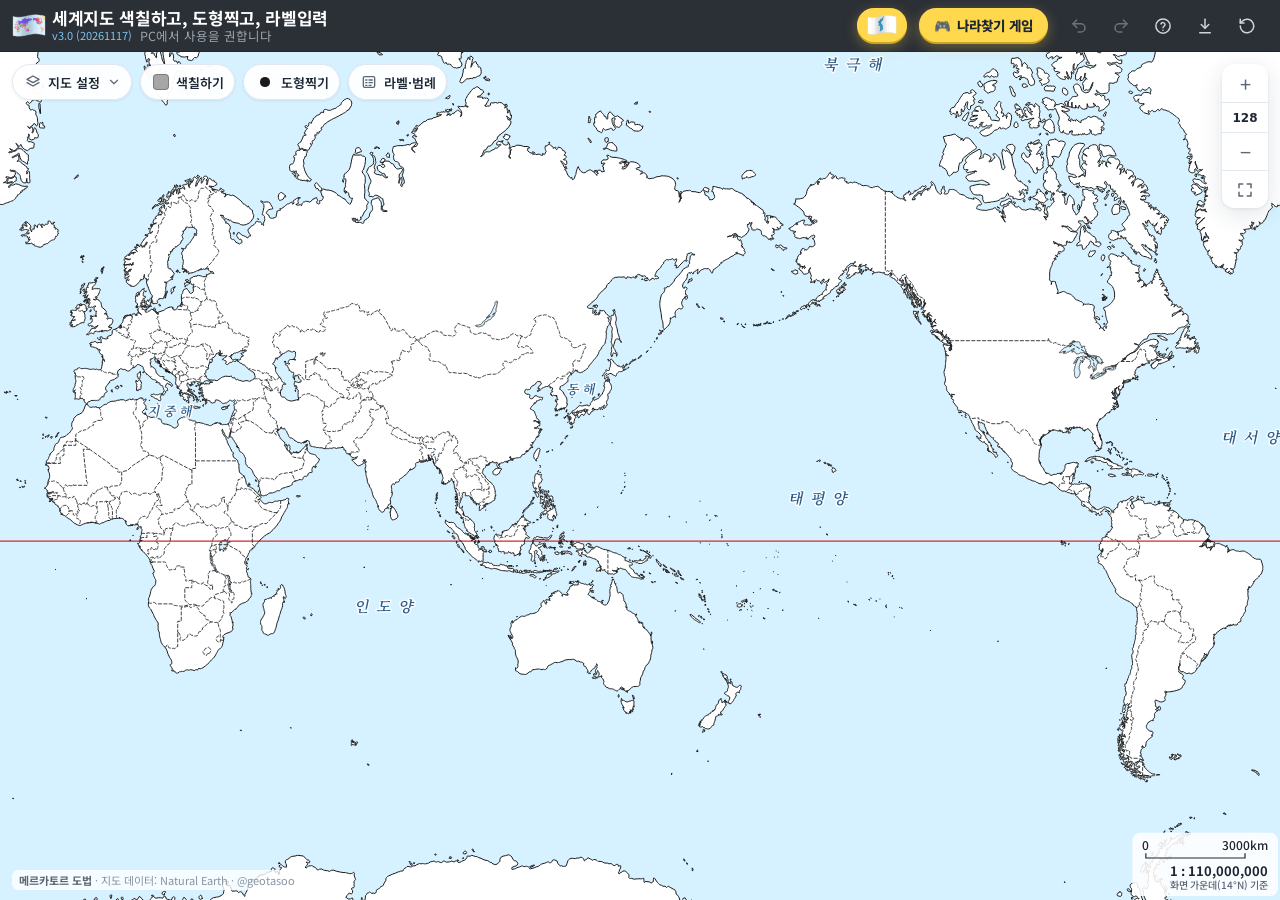
<file: worldmap/index.html>
<!DOCTYPE html>
<html lang="ko">
<head>
<meta charset="utf-8">
<meta name="viewport" content="width=device-width, initial-scale=1, viewport-fit=cover">
<link rel="icon" href="icon.svg" type="image/svg+xml">
<title>세계지도 색칠하고, 도형찍고, 라벨입력</title>
<link rel="preconnect" href="https://fonts.googleapis.com">
<link rel="preconnect" href="https://fonts.gstatic.com" crossorigin>
<link rel="stylesheet" href="https://fonts.googleapis.com/css2?family=Noto+Serif+KR:wght@600;700&family=Noto+Sans+KR:wght@400;500;700&display=swap">
<link rel="stylesheet" href="style.css?v=20261117t">
</head>
<body>
<header class="topbar">
  <div class="brand" id="brand" role="button" tabindex="0" title="처음 상태로 (초기화)">
    <img class="brand-emoji brand-icon" src="icon.svg" width="36" height="29" alt="" aria-hidden="true">
    <div class="brand-text">
      <h1>세계지도 색칠하고, 도형찍고, 라벨입력</h1>
      <div class="sub-line"><span class="ver">v3.0 (20261117)</span><span class="pc-note" title="휴대폰·태블릿에서도 쓸 수 있지만, 시험지용 지도를 만들 때는 큰 화면이 편합니다">PC에서 사용을 권합니다</span></div>
    </div>
  </div>
  <div class="actions">
    <a class="jump jump-flag icon-only" href="../koreamap/" target="_blank" rel="noopener" title="한반도 지도 색칠하고, 도형찍고, 라벨입력 (새 창)"><img src="icon-korea.svg" width="32" height="26" alt="" aria-hidden="true"></a>
    <a class="jump" href="../worldgame/" title="세계지도에서 나라찾기 게임으로 이동">🎮 <span class="long">나라찾기 게임</span><span class="short">게임</span></a>
    <button class="btn" id="undo" data-tip="되돌리기 (Ctrl+Z)" aria-label="되돌리기" disabled>
      <svg viewBox="0 0 24 24"><path d="M9 14 4 9l5-5"/><path d="M4 9h10.5a5.5 5.5 0 0 1 0 11H11"/></svg>
    </button>
    <button class="btn" id="redo" data-tip="다시 하기 (Ctrl+Y)" aria-label="다시 하기" disabled>
      <svg viewBox="0 0 24 24"><path d="m15 14 5-5-5-5"/><path d="M20 9H9.5a5.5 5.5 0 0 0 0 11H13"/></svg>
    </button>
    <button class="btn" id="helpBtn" data-tip="도움말" aria-label="도움말">
      <svg viewBox="0 0 24 24"><circle cx="12" cy="12" r="9.5"/><path d="M9.3 9.2a2.8 2.8 0 0 1 5.4 1c0 1.9-2.7 2.4-2.7 4"/><path d="M12 17.6h.01"/></svg>
    </button>
    <button class="btn" id="saveBtn" data-tip="저장" aria-label="저장">
      <svg viewBox="0 0 24 24"><path d="M12 3v12"/><path d="m7 10 5 5 5-5"/><path d="M5 21h14"/></svg>
    </button>
    <button class="btn" id="resetBtn" data-tip="초기화" aria-label="초기화">
      <svg viewBox="0 0 24 24"><path d="M3 12a9 9 0 1 0 3-6.7L3 8"/><path d="M3 3v5h5"/></svg>
    </button>
  </div>
</header>

<main id="stage">
  <canvas id="map" aria-label="세계지도. 나라를 눌러 색칠하십시오."></canvas>
  <div id="loading">지도를 불러오는 중…</div>

  <!-- 왼쪽 위: 지도 설정 · 색칠하기 · 점찍기 -->
  <div class="controls" id="controls">
    <button class="pill" id="layersBtn" aria-expanded="false" aria-controls="layersPanel">
      <svg viewBox="0 0 24 24"><path d="m12 3 9 5-9 5-9-5 9-5z"/><path d="m3 13 9 5 9-5"/></svg>
      <span>지도 설정</span><b id="layersCount"></b>
      <svg class="chev" viewBox="0 0 24 24"><path d="m6 9 6 6 6-6"/></svg>
    </button>
    <button class="pill mode" id="colorBtn" title="색칠하기"><i class="dot"></i><span>색칠하기</span><b class="cnt" id="colorCount"></b></button>
    <button class="pill mode" id="pointBtn" data-side="points" title="도형찍기 (도시 고르기·직접 찍기)"><i class="dot pdot" id="pointDot"></i><span>도형찍기</span><b class="cnt" id="pointsCount"></b></button>
    <button class="pill mode" id="legendBtn" data-side="labels" title="라벨·범례"><svg viewBox="0 0 24 24"><rect x="3.5" y="4" width="17" height="16" rx="2"/><path d="M7 9h2M12 9h5M7 13h2M12 13h5M7 17h2M12 17h3"/></svg><span>라벨·범례</span></button>
  </div>

  <div class="panel layers-panel" id="layersPanel" hidden>
    <div class="row proj-row">
      <div class="seg light" id="projSeg" role="group" aria-label="도법 선택" title="도법 바꾸기 (P)">
        <button data-proj="merc">메르카토르</button>
        <button data-proj="ee">이퀄 어스</button>
      </div>
    </div>
    <div class="sec-h">경계선</div>
    <div class="row"><label class="sw"><input type="checkbox" data-layer="borders"><span></span>국경선</label>
      <div class="mini-seg" id="dashSeg"><button data-dash="1">점선</button><button data-dash="0">실선</button></div></div>
    <div class="row sub-row"><span class="rlabel">선 굵기</span>
      <div class="inline-range"><input type="range" id="lineWidth" min="0.2" max="2" step="0.1" aria-label="선 굵기"><output id="lineWidthOut"></output></div></div>
    <div class="row"><label class="sw"><input type="checkbox" data-layer="kp"><span></span>남북한 경계</label></div>
    <div class="sec-h">이름·표시</div>
    <div class="row"><label class="sw"><input type="checkbox" data-layer="names"><span></span>나라 이름</label></div>
    <div class="row"><label class="sw" title="지도에서 점처럼 작은 나라를 동그라미로 표시"><input type="checkbox" data-layer="tiny"><span></span>작은 나라 동그라미</label></div>
    <div class="row"><label class="sw"><input type="checkbox" data-layer="seas"><span></span>바다 이름</label><button class="link" data-side="seas">고르기 <b id="seasCount"></b> ›</button></div>
    <div class="row pair"><label class="sw"><input type="checkbox" data-layer="grid"><span></span>경위선</label><label class="sw"><input type="checkbox" data-layer="equator"><span></span>적도</label></div>
    <div class="row"><label class="sw"><input type="checkbox" data-layer="scale"><span></span>축척</label></div>
    <div class="sec-h">하천·호수</div>
    <div class="row"><label class="sw"><input type="checkbox" data-layer="rivers"><span></span>주요 하천</label></div>
    <div class="row sub-row"><span class="rlabel">하천 굵기</span>
      <div class="inline-range"><input type="range" id="rivW" min="0.3" max="4" step="0.1" aria-label="하천 굵기"><output id="rivWOut"></output></div></div>
    <div class="row sub-row"><label class="sw small"><input type="checkbox" data-layer="rivNames"><span></span>강 이름</label></div>
    <div class="row"><label class="sw"><input type="checkbox" data-layer="lakes"><span></span>호수</label><button class="link" data-side="lakes">고르기 <b id="lakesCount"></b> ›</button></div>
    <div class="sec-h">배경 지도</div>
    <div class="row bg-row"><span class="rlabel">배경 지도</span>
      <div class="mini-seg" id="bgSeg"><button data-bg="off">끄기</button><button data-bg="osm">일반</button><button data-bg="sat">위성</button><button data-bg="topo">지형</button><button data-bg="elev">고도</button></div></div>
    <div class="row sub-row" id="bgAlphaRow"><span class="rlabel">진하기</span>
      <div class="inline-range"><input type="range" id="bgAlpha" min="0" max="100" step="5" aria-label="배경 지도 진하기 (80이 기본)"><output id="bgAlphaOut"></output></div></div>
  </div>

  <!-- 오른쪽 위: 확대·축소 -->
  <div class="zoom">
    <button id="zoomIn" title="확대 (+)">+</button>
    <label class="zpct" title="확대 정도 (어느 화면에서나 같은 값). 숫자를 눌러 직접 입력"><input id="zoomPct" inputmode="numeric" aria-label="확대 정도"></label>
    <button id="zoomOut" title="축소 (−)">−</button>
    <button id="home" title="세계 전체 보기">
      <svg viewBox="0 0 24 24"><path d="M4 9V4h5M20 9V4h-5M4 15v5h5M20 15v5h-5"/></svg>
    </button>
  </div>

  <!-- 색칠하기 + 점찍기: PC·태블릿은 왼쪽 세로, 폰은 아래 -->
  <div class="dock-wrap" id="dockWrap">
    <aside class="dock" id="dock" aria-label="색칠하기">
      <div class="dock-head">
        <span class="dock-title">색칠하기</span>
        <button class="sbtn mini" id="clear" title="칠한 색을 모두 지웁니다">색칠 모두 지우기</button>
        <button class="sbtn primary dock-done" id="dockHide" title="색칠하기 닫기">완료</button>
      </div>
      <div class="tabs" id="paletteTabs"></div>
      <div class="swatches" id="swatches"></div>
      <div class="tools">
        <label class="custom" title="원하는 색 고르기">
          <input type="color" id="customColor" value="#F9C74F">
          <span class="ring"></span><span class="lbl">직접 고르기</span>
        </label>
        <button class="tool" id="eraser" title="지우개 (E)">
          <svg viewBox="0 0 24 24"><path d="m7 21-4.3-4.3a1 1 0 0 1 0-1.4l10-10a1 1 0 0 1 1.4 0l5.6 5.6a1 1 0 0 1 0 1.4L11 21z"/><path d="M22 21H7M5 11l9 9"/></svg>
          <span>지우개</span>
        </button>
      </div>
      <div class="base">
        <div class="base-row"><span>육지</span><div class="mini-swatches" data-target="land"></div></div>
        <div class="base-row"><span>바다</span><div class="mini-swatches" data-target="ocean"></div></div>
      </div>
      <div class="status"><span id="count">칠한 나라 0개</span></div>
    </aside>
  </div>

  <!-- 오른쪽 패널 (폰은 아래 시트): 호수 · 도시 · 점찍기 -->
  <aside class="side" id="side" hidden>
    <section data-panel="lakes">
      <header class="side-head">
        <h2>호수</h2>
        <button class="sbtn" id="lakesNone">전체 해제</button>
        <button class="sbtn" id="lakesDefault">기본값</button>
        <button class="close" data-close title="닫기"><svg viewBox="0 0 24 24"><path d="M6 6l12 12M18 6 6 18"/></svg></button>
      </header>
      <div class="side-body">
        <div class="note" id="lakesSummary"></div>
        <h3 class="sub">주요 호수</h3>
        <div class="checklist" id="lakeList"></div>
        <h3 class="sub">전체 호수</h3>
        <p class="hint">세계 호수 약 400개를 한 번에 표시합니다. 참고용이라 하나씩 고를 수는 없습니다.</p>
        <label class="chk"><input type="checkbox" id="lakesAll"><span>전체 호수 표시</span></label>
      </div>
    </section>

    <section data-panel="seas">
      <header class="side-head">
        <h2>바다 이름</h2>
        <button class="sbtn" id="seasNone">전체 해제</button>
        <button class="sbtn" id="seasDefault">기본값</button>
        <button class="close" data-close title="닫기"><svg viewBox="0 0 24 24"><path d="M6 6l12 12M18 6 6 18"/></svg></button>
      </header>
      <div class="side-body">
        <div class="note" id="seasSummary"></div>
        <h3 class="sub">대양</h3>
        <div class="checklist" id="seaList1"></div>
        <h3 class="sub">바다·만</h3>
        <div class="checklist" id="seaList2"></div>
      </div>
    </section>

    <section data-panel="labels">
      <header class="side-head">
        <button class="sheet-handle" data-sheet title="시트 접기/펴기" aria-label="시트 접기/펴기"></button>
        <h2>라벨·범례</h2>
        <button class="sbtn primary" data-close>완료</button>
      </header>
      <div class="ptabs ltabs" role="tablist">
        <button data-ltab="regions" class="sel">색칠 라벨 <b id="regionsCount"></b></button>
        <button data-ltab="points">도형 라벨 <b id="plistCount"></b></button>
        <button data-ltab="legend">범례</button>
      </div>

      <div class="side-body" data-lbody="regions">
        <div class="pstyle"><div class="prow"><span class="plabel">글자 크기</span><input type="range" id="rFont" min="9" max="36" step="1" aria-label="나라 라벨 글자 크기"><output id="rFontOut"></output></div></div>
        <div class="fillbar">
          <span>한꺼번에</span>
          <button data-rfill="alpha">A B C</button><button data-rfill="hangulp">(가)(나)(다)</button><button data-rfill="hangul">가 나 다</button><button data-rfill="name">나라 이름</button><button data-rfill="clear">지우기</button>
        </div>
        <p class="hint tip">칠한 순서대로 나옵니다. 줄을 <b>⋮⋮</b>로 끌면 순서가 바뀌고, 지도에서 <b>라벨을 끌면</b> 가이드선이 생깁니다.</p>
        <div class="plist" id="regionList"></div>
      </div>

      <div class="side-body" data-lbody="points" hidden>
        <div class="pstyle"><div class="prow"><span class="plabel">글자 크기</span><input type="range" id="pFont" min="9" max="30" step="1" aria-label="도형 라벨 글자 크기"><output id="pFontOut"></output></div></div>
        <div class="fillbar">
          <span>한꺼번에</span>
          <button data-fill="alpha">A B C</button><button data-fill="hangulp">(가)(나)(다)</button><button data-fill="hangul">가 나 다</button><button data-fill="city">도시 이름</button><button data-fill="clear">지우기</button>
        </div>
        <p class="hint tip">찍은 순서대로 나옵니다. 도형 그림을 누르면 모양이 바뀝니다. 지도에서 <b>라벨을 끌면</b> 가이드선이 생깁니다.</p>
        <div class="plist" id="pointList"></div>
      </div>

      <div class="side-body" data-lbody="legend" hidden>
        <div class="lg-top"><label class="sw"><input type="checkbox" id="lgShow"><span></span>지도에 범례 표시</label>
          <div class="mini-seg" id="lgDir"><button data-dir="v">세로</button><button data-dir="h">가로</button></div></div>
        <p class="hint tip">지도에 범례 표시를 하면 저장 시 범례도 함께 저장할 수 있습니다. 또한 <b>범례 상자를 끌면</b> 위치가 바뀝니다.</p>
        <div class="lg-group" id="lg-fill">
          <h3 class="sub">칠 (색칠하기)</h3>
          <input class="lg-title" placeholder="묶음 제목 (예: 인구 밀도) · 비워도 됩니다">
          <div class="fillbar"><span>한꺼번에</span><button data-lfill="alpha">A B C</button><button data-lfill="hangulp">(가)(나)(다)</button><button data-lfill="hangul">가 나 다</button><button data-lfill="clear">지우기</button></div>
          <div class="plist"></div>
        </div>
        <div class="lg-group" id="lg-point">
          <h3 class="sub">도형 (도형찍기)</h3>
          <input class="lg-title" placeholder="묶음 제목 (예: 도시 규모) · 비워도 됩니다">
          <div class="fillbar"><span>한꺼번에</span><button data-lfill="alpha">A B C</button><button data-lfill="hangulp">(가)(나)(다)</button><button data-lfill="hangul">가 나 다</button><button data-lfill="clear">지우기</button></div>
          <div class="plist"></div>
        </div>
      </div>
    </section>

    <section data-panel="points">
      <header class="side-head">
        <button class="sheet-handle" data-sheet title="시트 접기/펴기" aria-label="시트 접기/펴기"></button>
        <h2>도형찍기</h2>
        <button class="sbtn" id="pointsClear" title="찍은 도형과 라벨을 모두 지웁니다">도형·라벨 모두 지우기</button>
        <button class="sbtn primary" data-close>완료</button>
      </header>
      <div class="pstyle">
        <div class="prow"><span class="plabel">색</span><div class="pcolors" id="pColors"></div></div>
        <div class="prow top"><span class="plabel">모양</span><div><div class="pshapes" id="pShapes"></div><div class="pnext" id="pShapeHint"></div></div></div>
        <div class="prow"><span class="plabel">크기</span><input type="range" id="pSize" min="3" max="14" step="1"><output id="pSizeOut"></output>
          <label class="sw small" title="도형 테두리"><input type="checkbox" id="pOutline"><span></span>테두리</label></div>
      </div>
      <div class="ptabs phone-tabs" role="tablist">
        <button data-ptab="cities" class="sel">도시·직접 찍기</button>
        <button data-ptab="style">도형 모양 <i class="sty-dot" id="styDot"></i></button>
      </div>
      <div class="side-body" data-pbody="cities">
        <div class="side-search"><svg viewBox="0 0 24 24"><circle cx="11" cy="11" r="7"/><path d="m20 20-3.5-3.5"/></svg><input id="citySearch" type="search" placeholder="검색"></div>
        <div id="cityGroups"></div>
      </div>
    </section>
  </aside>

  <div class="mode-banner" id="pointBanner" hidden>
    <svg viewBox="0 0 24 24"><path d="M12 22s7-6.2 7-12a7 7 0 0 0-14 0c0 5.8 7 12 7 12z"/><circle cx="12" cy="10" r="2.5"/></svg>
    <span>도형찍기 중 · 패널에서 선택하거나, 지도를 누르면 도형이 찍힙니다</span>
    <button data-close>완료</button>
  </div>

  <div class="confirm" id="resetConfirm" hidden>
    <div class="confirm-box" role="dialog" aria-labelledby="resetTitle">
      <h3 id="resetTitle">처음 상태로 돌리겠습니까?</h3>
      <p>색칠, 도형, 라벨·범례와 지도 설정이 모두 처음 상태로 돌아갑니다.<br>잘못 눌렀다면 <b>되돌리기</b>로 되살릴 수 있습니다.</p>
      <div class="confirm-actions"><button class="sbtn" id="resetCancel">취소</button><button class="sbtn danger" id="resetOk">초기화</button></div>
    </div>
  </div>

  <!-- 이미지로 저장 -->
  <div class="confirm" id="exportDlg" hidden>
    <div class="export-box" role="dialog" aria-labelledby="exTitle">
      <header><h3 id="exTitle">이미지로 저장</h3><button class="close" id="exClose" title="닫기"><svg viewBox="0 0 24 24"><path d="M6 6l12 12M18 6 6 18"/></svg></button></header>
      <div class="ex-body">
        <div class="ex-preview"><img id="exPreview" alt="저장될 이미지 미리보기"></div>
        <div class="ex-opts">
          <div class="ex-row"><span>범위</span><div class="mini-seg"><button data-ex="range" data-v="full">화면 전체</button><button data-ex="range" data-v="sel">영역 선택</button></div>
            <button class="link" id="exSelAgain" hidden>다시 선택 ›</button></div>
          <p class="hint ex-hint">영역 선택 시 축척과 범례 공간을 고려하여 선택하십시오.</p>
          <div class="ex-row"><span>스타일</span><div class="mini-seg"><button data-ex="style" data-v="exam">시험지용</button><button data-ex="style" data-v="screen">현재 화면대로</button></div></div>
          <div class="ex-row" id="exSeaRow"><span>바다</span><div class="mini-seg"><button data-ex="sea" data-v="gray">회색</button><button data-ex="sea" data-v="white">흰색</button></div></div>
          <p class="hint ex-hint" id="exStyleHint">시험지용: 흑백, 사각형 틀, 라벨은 틀 밖까지</p>
          <div class="ex-row" id="exTickRow"><span></span><label class="chk"><input type="checkbox" id="exTick"><span>적도가 범위 안에 있으면 틀 안쪽에 0° 표시</span></label></div>
          <div class="ex-row"><span>넣기</span><label class="chk"><input type="checkbox" id="exScale"><span>축척</span></label><label class="chk" id="exLegendRow"><input type="checkbox" id="exLegend"><span>범례</span></label>
            <div class="mini-seg" id="exLplace"><button data-ex="lplace" data-v="in">지도 안</button><button data-ex="lplace" data-v="out">지도 밖</button></div></div>
          <p class="hint ex-hint">미리보기 화면에서 <b>축척·범례를 마우스로 끌어</b> 옮길 수 있습니다.</p>
          <p class="hint ex-hint" id="exSize"></p>
        </div>
      </div>
      <footer><button class="sbtn" id="exCopy" title="한글·PPT에 바로 붙여 넣기">복사</button><button class="sbtn primary" id="exSave">저장</button></footer>
    </div>
  </div>
  <!-- 도움말: 내용은 여기서 바로 고치면 됩니다 -->
  <div class="confirm" id="helpDlg" hidden>
    <div class="export-box help-box" role="dialog" aria-labelledby="helpTitle">
      <header><h3 id="helpTitle"><img class="title-flag" src="icon.svg" width="30" height="24" alt="" aria-hidden="true"> 도움말</h3><button class="close" id="helpClose" title="닫기"><svg viewBox="0 0 24 24"><path d="M6 6l12 12M18 6 6 18"/></svg></button></header>
      <div class="help-body">

        <h4>처음이라면 (3단계)</h4>
        <ol class="help-steps">
          <li><b>[색칠하기]</b> → 색 고르기 → 지도에서 나라 누르기</li>
          <li><b>[도형찍기]</b>로 도시 찍기 → <b>[라벨·범례]</b>에서 (가)(나)(다)·범례 붙이기</li>
          <li><b>[저장]</b> → <b>시험지용</b> → 미리보기에서 <b>축척·범례 끌어 옮기기</b> → <b>[저장]</b> 또는 <b>[복사]</b></li>
        </ol>

        <h4>지도 보기</h4>
        <ul>
          <li><b>이동</b>: 지도를 마우스로 끌어 옮깁니다. <b>확대·축소</b>: 마우스 휠 또는 오른쪽 위 <b>+ / −</b> (폰은 두 손가락).</li>
          <li>+ 와 − 사이 숫자는 <b>확대 정도</b>입니다(처음 화면 = 100). 숫자를 눌러 직접 입력할 수 있고, <b>⛶</b>을 누르면 처음 화면으로 돌아갑니다.</li>
          
        </ul>

        <h4>지도 설정</h4>
        <ul>
          <li><b>[지도 설정]</b> 맨 위에서 도법(<b>메르카토르 / 이퀄 어스</b>)을 고릅니다. 이퀄 어스는 나라의 넓이를 실제 비율대로 보여 줍니다.</li>
          <li>국경선(점선·실선, 굵기), 남북한 경계, 나라 이름, 작은 나라 동그라미, 바다 이름, <b>주요 하천</b>(굵기 조절, 강 이름 — 확대할수록 작은 강 이름도 보입니다), 호수, 경위선, 적도, 축척을 켜고 끌 수 있습니다. 바다 이름과 호수는 <b>[고르기 ›]</b>에서 하나씩 고릅니다.</li>
          <li><b>배경 지도</b>(일반·위성·지형·<b>고도</b>)는 화면에서만 보이는 참고용입니다. <b>메르카토르</b>일 때만 쓸 수 있고, <b>현재 화면대로</b> 저장할 때는 함께 들어가고, 시험지용에는 들어가지 않습니다. 위성을 고르면 경계선이 저절로 흰색으로 바뀝니다. <b>고도</b>는 높이에 따라 초록(낮은 땅)→노랑→갈색→흰색(높은 산)으로 칠하고 산의 그늘(음영 기복)을 넣습니다. 바다도 깊을수록 진한 파랑입니다.</li>
        </ul>

        <h4>색칠하기</h4>
        <ul>
          <li><b>[색칠하기]</b>를 누르면 오른쪽에 색칠 패널이 열립니다. 색 묶음(시험지 회색·컬러·단계색)을 고르고 나라을 누르면 칠해집니다. 같은 색으로 한 번 더 누르면 지워집니다.</li>
          <li>마지막 칸은 <b>빗금</b>입니다. 단계색에서는 그 색의 빗금이 됩니다. <b>직접 고르기</b>로 아무 색이나 쓸 수 있습니다.</li>
          <li>패널 아래에서 바탕 <b>육지·바다 색</b>을 바꿀 수 있습니다. <b>[색칠 모두 지우기]</b>는 칠한 색만 지웁니다.</li>
        </ul>

        <h4>도형찍기</h4>
        <ul>
          <li><b>[도형찍기]</b>를 누르면 지도에 빨간 테두리가 생깁니다. 이때 지도를 누르면 그 자리에 도형이 찍힙니다.</li>
          <li>오른쪽 목록에서 고르거나 <b>검색</b>해서 찍을 수도 있습니다. 묶음 옆 <b>[모두 선택]</b>으로 한꺼번에 찍습니다.</li>
          <li>위쪽에서 색·모양(● ▲ ■ ○ △ □)·크기를 고르면 <b>다음에 찍을 도형</b>부터 바뀝니다. 찍어 둔 도형은 끌어서 옮기고, <kbd>Delete</kbd>로 지웁니다.</li>
          <li>다 찍었으면 <b>[완료]</b>를 누릅니다.</li>
        </ul>

        <h4>라벨·범례</h4>
        <ul>
          <li><b>[라벨·범례]</b>에 세 탭이 있습니다: <b>색칠 라벨</b>(칠한 나라) · <b>도형 라벨</b>(찍은 도형) · <b>범례</b>.</li>
          <li>라벨은 직접 쓰거나 A B C, (가)(나)(다), 가 나 다, 이름으로 한꺼번에 채우고, ⋮⋮ 손잡이로 순서를 바꿉니다.</li>
          <li>지도에서 라벨을 끌어 옮기면 <b>가이드선</b>이 생깁니다. 목록의 가이드선 버튼으로 하나씩 끄고, ↺ 버튼으로 원래 자리로 돌립니다.</li>
          <li><b>범례</b>는 칠한 색과 도형 모양마다 한 줄씩 자동으로 생깁니다. 세로/가로를 고르고, 지도에서 범례 상자를 끌어 옮깁니다.</li>
        </ul>

        <h4>저장하기</h4>
        <ul>
          <li><b>[저장]</b> → 범위(화면 전체 / 영역 선택)와 스타일(시험지용 / 현재 화면대로)을 고르십시오. 영역 선택 때는 축척·범례 자리도 생각해서 고르십시오.</li>
          <li><b>시험지용</b>: 흑백, 사각형 틀, 바다 흰색/회색. B4 2단 편집에서 지도를 약 10cm 폭으로 넣으면 글자가 9pt가 됩니다.</li>
          <li>미리보기에서 <b>축척과 범례를 마우스로 끌어</b> 자리를 정합니다. 범례는 <b>지도 안</b> 또는 <b>지도 밖</b>(틀 둘레에 붙어 함께 저장)을 고를 수 있습니다.</li>
          
          <li><b>[복사]</b>하면 한글·PPT에 바로 붙여 넣을 수 있습니다.</li>
        </ul>

        <h4>되돌리기·새로고침·초기화</h4>
        <ul>
          <li>모든 작업은 <b>되돌리기(Ctrl+Z)</b>로 취소할 수 있습니다.</li>
          <li>작업은 따로 저장되지 않습니다. <b>새로고침(F5)하거나 창을 닫으면 처음 화면</b>으로 돌아가니, 다 만든 지도는 <b>[저장]</b>이나 <b>[복사]</b>로 꼭 남겨 두십시오.</li>
          <li><b>제목</b>이나 <b>[초기화]</b>를 누르면 처음 상태로 돌아갑니다(되돌리기로 되살릴 수 있습니다).</li>
        </ul>

        <h4>단축키 (PC)</h4>
        <ul class="keys">
          <li><kbd>Ctrl</kbd>+<kbd>Z</kbd> 되돌리기 · <kbd>Ctrl</kbd>+<kbd>Y</kbd> 다시 하기</li>
          <li><kbd>1</kbd>~<kbd>9</kbd> 색 고르기 · <kbd>E</kbd> 지우개 · <kbd>P</kbd> 도법 바꾸기(메르카토르 ↔ 이퀄 어스)</li>
          <li><kbd>+</kbd> <kbd>−</kbd> 확대·축소 · 방향키 이동 · <kbd>Delete</kbd> 고른 도형 지우기</li>
        </ul>
        <p class="help-foot">세계지도 색칠하고 도형찍기 3.0 (20261117) · 지도 데이터: Natural Earth · @geotasoo</p>
      </div>
    </div>
  </div>

  <div class="sel-layer" id="selLayer" hidden>
    <div class="sel-banner">저장할 영역을 끌어서 선택하십시오 <button id="selCancel">취소</button></div>
    <div class="sel-box" id="selBox" hidden></div>
  </div>

  <div id="tip" role="status"></div>
  <div id="toast" role="status"><span></span><button hidden>되돌리기</button></div>

  <!-- 아래: 왼쪽 도법·출처, 오른쪽 축척 (축척은 지도 그림에 그립니다) -->
  <div class="credit"><b id="projName"></b><span class="src"> · 지도 데이터: Natural Earth · @geotasoo</span><span class="src" id="bgCredit"></span></div>
</main>

<script src="lib/d3.min.js"></script>
<script src="lib/topojson-client.min.js"></script>
<script src="data/places.js?v=20261117t"></script>
<script src="app.js?v=20261117t"></script>
</body>
</html>
</file>
<file: dice-k/style.css>
:root {
  --topbar: 56px; --ink: #1d2733; --ink-2: #4a5663; --ink-3: #8a96a3; --line: #e4e8ee;
  --ok: #2e9e5b; --ng: #d6453d; --accent: #2f6fe4; --sea: #D2E9F7;
  --shadow: 0 6px 24px rgba(20,40,70,.16);
  --bar: 74px;
}
* { box-sizing: border-box; -webkit-tap-highlight-color: transparent; }
html, body { margin: 0; height: 100%; overflow: hidden; font-family: "Noto Sans KR", "Malgun Gothic", "Apple SD Gothic Neo", system-ui, sans-serif; color: var(--ink); background: var(--sea); }
button { font: inherit; cursor: pointer; color: inherit; }
button svg { width: 18px; height: 18px; fill: none; stroke: currentColor; stroke-width: 2; stroke-linecap: round; stroke-linejoin: round; }
[hidden] { display: none !important; }

/* ---------- 상단바 (색칠 웹앱·나라찾기와 같은 먹색) ---------- */
.topbar { height: var(--topbar); display: flex; align-items: center; justify-content: space-between; gap: 10px; padding: 0 10px 0 14px; padding-top: env(safe-area-inset-top); background: #2B2F36; color: #fff; position: relative; z-index: 10; }
.brand { display: flex; align-items: center; gap: 9px; min-width: 0; cursor: pointer; user-select: none; }
.brand-emoji { font-size: 22px; line-height: 1; white-space: nowrap; }
.brand-text { display: flex; flex-direction: column; line-height: 1.15; }
.brand h1 { margin: 0; font-size: 17px; font-weight: 700; letter-spacing: -.02em; white-space: nowrap; }
.brand h1 .kr { color: #ffd75e; }
.sub-line { font-size: 11px; color: #7cc4f2; white-space: nowrap; margin-top: 2px; }
body.playing .brand { display: none; }
.hud { flex: 1; display: flex; align-items: center; gap: 14px; min-width: 0; }
.hud-round { display: flex; align-items: baseline; gap: 4px; white-space: nowrap; }
.hud-round small { font-size: 11px; color: #9aa3ad; margin-right: 2px; }
.hud-round b { font-size: 24px; font-variant-numeric: tabular-nums; }
.hud-round span { font-size: 13px; color: #9aa3ad; } .hud-round i { font-style: normal; }
.hud-cur { display: flex; align-items: center; gap: 7px; min-width: 0; font-weight: 700; font-size: 15px; }
.hud-cur .nm { overflow: hidden; text-overflow: ellipsis; white-space: nowrap; }
.hud-cur .tag { font-size: 11.5px; font-weight: 500; color: #9aa3ad; white-space: nowrap; }
.actions { display: flex; gap: 2px; flex-shrink: 0; }
.tbtn { height: 36px; min-width: 36px; padding: 0 10px; border: 0; background: none; border-radius: 10px; font-size: 13px; color: #cfd5dc; display: inline-flex; align-items: center; justify-content: center; gap: 4px; white-space: nowrap; }
.tbtn.icon { padding: 0; }
.tbtn:hover { background: rgba(255,255,255,.1); color: #fff; }

/* ---------- 배치: 지도 / 가운데 굴리기 판 / 아래 차례 순서 (다이스 워즈처럼) ---------- */
#app { position: absolute; inset: var(--topbar) 0 0 0; display: grid; grid-template-rows: auto auto 1fr; grid-template-areas: "bottom" "rollbar" "stage"; background: #fff; }
#stage { grid-area: stage; position: relative; overflow: hidden; min-height: 0; background: var(--sea); }
#rollbar { grid-area: rollbar; }
#bottom { grid-area: bottom; }
body:not(.playing) #rollbar, body:not(.playing) #bottom { display: none; }

/* ---------- 지도 ---------- */
#map { display: block; width: 100%; height: 100%; touch-action: none; user-select: none; -webkit-user-select: none; cursor: grab; }
#map.dragging { cursor: grabbing; }
#loading { position: absolute; inset: 0; display: grid; place-items: center; color: var(--ink-2); }
.cell { stroke: #fff; stroke-width: .6; vector-effect: non-scaling-stroke; stroke-linejoin: round; }
.cell.off { fill: #eef1f4; stroke: #d6dce3; }
.cell.dim { opacity: .45; }
#gProvFaint { fill: none; stroke: #9aa3ad; stroke-width: 1.2; vector-effect: non-scaling-stroke; stroke-linejoin: round; pointer-events: none; }
#gProvCase { fill: none; stroke: #fff; stroke-width: 4.6; vector-effect: non-scaling-stroke; stroke-linejoin: round; stroke-linecap: round; pointer-events: none; opacity: .9; }
#gProv { fill: none; stroke: #20262e; stroke-width: 2.2; vector-effect: non-scaling-stroke; stroke-linejoin: round; stroke-linecap: round; pointer-events: none; }
.lk-bridge { stroke: #48525e; stroke-width: 2.4; vector-effect: non-scaling-stroke; stroke-linecap: round; }
.lk-sea { fill: none; stroke: #2f6fa8; stroke-width: 1.6; stroke-dasharray: 5 5; vector-effect: non-scaling-stroke; opacity: .8; }
.lk-sea.hi { stroke: #d6453d; stroke-width: 3; opacity: 1; }
.lk-off { display: none; }
.ship { font-size: 14px; }
#gHi path { fill: none; vector-effect: non-scaling-stroke; pointer-events: none; stroke-linejoin: round; }
.hi-from { stroke: #fff; stroke-width: 3.2; }
.hi-tgt { stroke: #e03131; stroke-width: 3.4; animation: blink .8s ease-in-out infinite; }
.hi-to { stroke: #e03131; stroke-width: 5; }
.hi-nb { stroke: #1d2733; stroke-width: 1.6; stroke-dasharray: 3 3; }
.hi-cl { stroke: #ffd75e; stroke-width: 4; animation: glow .9s ease-in-out 2; }
@keyframes blink { 50% { stroke-opacity: .15; } }
@keyframes glow { 50% { stroke: #fff; } }
.arrow-case { stroke: #1d2733; stroke-width: 9; vector-effect: non-scaling-stroke; stroke-linecap: round; pointer-events: none; }
.arrow { stroke: #ffd43b; stroke-width: 5; stroke-linecap: round; vector-effect: non-scaling-stroke; pointer-events: none; }
.pname { font-size: 15px; font-weight: 800; fill: #48525e; opacity: .55; text-anchor: middle; dominant-baseline: middle; pointer-events: none; letter-spacing: .1em; }
.cname { font-size: 11px; font-weight: 700; fill: #1d2733; text-anchor: middle; paint-order: stroke; stroke: rgba(255,255,255,.92); stroke-width: 3px; stroke-linejoin: round; pointer-events: none; }
.cname.hot { font-size: 13px; fill: #000; }
.cname.tgt { fill: #b3261e; }
.badge { cursor: pointer; }
.badge use.drop { animation: drop .38s cubic-bezier(.3,1.4,.6,1) both; }
@keyframes drop { from { transform: translateY(-16px); opacity: 0; } }
.cname.ondark { fill: #fff; stroke: rgba(29,39,51,.9); }
.cell.pick { fill: #1d2733 !important; }
.sum { font-size: 40px; font-weight: 900; text-anchor: middle; dominant-baseline: central; paint-order: stroke; stroke: #1d2733; stroke-width: 5px; stroke-linejoin: round; pointer-events: none; animation: sumIn .35s cubic-bezier(.3,1.6,.6,1); }
.sum.lose { opacity: .55; font-size: 30px; }
@keyframes sumIn { from { transform: scale(.2); opacity: 0; } }

.zoom { position: absolute; right: 10px; top: 10px; display: flex; flex-direction: column; background: #fff; border-radius: 12px; box-shadow: var(--shadow); overflow: hidden; z-index: 3; }
.zoom button { width: 40px; height: 38px; border: 0; background: none; display: grid; place-items: center; color: var(--ink); }
.zoom button + button { border-top: 1px solid var(--line); }
.zoom button:hover { background: #f2f5f8; }

.toast { position: absolute; left: 50%; top: 46%; transform: translate(-50%,-50%); z-index: 7; background: #fff; color: var(--ink); font-size: 22px; font-weight: 900; padding: 14px 24px; border-radius: 18px; box-shadow: 0 10px 40px rgba(20,40,70,.3); pointer-events: none; white-space: nowrap; animation: toastIn .3s cubic-bezier(.3,1.5,.6,1); text-align: center; }
.toast small { display: block; font-size: 13px; font-weight: 600; color: var(--ink-2); margin-top: 3px; }
.toast.ok { background: #2e9e5b; color: #fff; } .toast.ok small { color: #e3f5ea; }
.toast.ng { background: #fff; }
.toast.charge { background: #ffd75e; }
@keyframes toastIn { from { transform: translate(-50%,-50%) scale(.6); opacity: 0; } }
.notice { position: absolute; left: 50%; bottom: 12px; transform: translateX(-50%); z-index: 5; background: #1d2733; color: #fff; padding: 9px 16px; border-radius: 12px; font-size: 14px; font-weight: 600; box-shadow: var(--shadow); white-space: nowrap; max-width: calc(100% - 20px); overflow: hidden; text-overflow: ellipsis; }

/* ---------- 가운데 굴리기 판 ---------- */
#rollbar { min-height: 86px; display: flex; flex-direction: column; align-items: center; justify-content: center; gap: 4px; padding: 6px 10px; border-bottom: 1px solid var(--line); box-shadow: 0 2px 8px rgba(20,40,70,.06); position: relative; z-index: 2; background: #fff; text-align: center; }
.rb-msg { font-size: 15px; color: var(--ink-2); line-height: 1.45; }
.rb-msg b { color: var(--ink); }
.rb-msg small { display: block; font-size: 12.5px; color: var(--ink-3); }
.rb-names { font-size: 18px; font-weight: 800; letter-spacing: -.01em; white-space: nowrap; }
.rb-names em { font-style: normal; font-size: 13.5px; font-weight: 700; color: #b07a00; background: #fff4c7; padding: 2px 9px; border-radius: 999px; margin: 0 6px; vertical-align: 2px; }
.rb-names em.sea { color: #1c5d99; background: #dcecfa; }
.rb-row { display: flex; align-items: center; justify-content: center; gap: 10px; max-width: 100%; }
.rb-side { display: flex; align-items: center; gap: 8px; min-width: 0; }
.rb-side.l { justify-content: flex-end; }
.rb-dice { display: flex; gap: 3px; flex-wrap: wrap; }
.rb-side.l .rb-dice { justify-content: flex-end; }
.rb-sum { font-size: 30px; font-weight: 900; font-variant-numeric: tabular-nums; min-width: 1.4em; transition: transform .2s, opacity .2s; }
.rb-sum.win { transform: scale(1.18); }
.rb-sum.lose { opacity: .35; }
.rb-sum.wait { opacity: .25; }
.rb-vs { font-size: 18px; font-weight: 800; color: var(--ink-3); }
.die2 { width: 22px; height: 22px; border-radius: 6px; position: relative; flex-shrink: 0; box-shadow: inset 0 -3px 0 rgba(0,0,0,.25), 0 1px 2px rgba(0,0,0,.2); }
.die2 i { position: absolute; width: 4.4px; height: 4.4px; border-radius: 50%; background: #fff; transform: translate(-50%,-50%); }
.die2.dk i { background: #1d2733; }
.die2.rolling { animation: shake .12s linear infinite; }
@keyframes shake { 25% { transform: rotate(-12deg) translateY(-2px); } 75% { transform: rotate(12deg) translateY(1px); } }
.roll { height: 50px; padding: 0 26px; border: 0; border-radius: 14px; background: #2f6fe4; color: #fff; font-size: 18px; font-weight: 800; white-space: nowrap; box-shadow: 0 4px 0 #1d4fae; margin-top: 2px; }
.roll:active { transform: translateY(3px); box-shadow: 0 1px 0 #1d4fae; }
@media (max-width: 480px) {
  .die2 { width: 17px; height: 17px; border-radius: 5px; } .die2 i { width: 3.4px; height: 3.4px; }
  .rb-dice { gap: 2px; max-width: 96px; }
  .rb-sum { font-size: 25px; } .rb-names { font-size: 16.5px; }
  .rb-row { gap: 6px; } .rb-side { gap: 5px; }
}

/* ---------- 아래 줄: 차례 순서 ---------- */
#bottom { display: flex; align-items: center; justify-content: center; gap: 10px; padding: 7px 10px; border-bottom: 1px solid var(--line); background: #fff; }
#players { flex: 0 1 auto; min-width: 0; display: flex; justify-content: center; gap: 4px; overflow-x: auto; scrollbar-width: none; }
#players::-webkit-scrollbar { display: none; }
.pl { flex-shrink: 0; display: flex; align-items: center; gap: 5px; padding: 4px 9px 4px 5px; border-radius: 12px; border: 2px solid transparent; position: relative; }
.pl svg { width: 28px; height: 30px; flex-shrink: 0; overflow: visible; }
.pl .num { font-size: 20px; font-weight: 900; font-variant-numeric: tabular-nums; line-height: 1; }
.pl .num small { display: block; font-size: 10px; font-weight: 600; color: var(--ink-3); margin-top: 1px; }
.pl .nm { display: none; font-size: 12.5px; font-weight: 700; max-width: 7em; overflow: hidden; text-overflow: ellipsis; white-space: nowrap; }
.pl .stk { position: absolute; top: -6px; left: 22px; font-size: 10px; font-weight: 800; background: #1d2733; color: #fff; border-radius: 999px; padding: 1px 5px; }
.pl.cur { background: #ffd75e; border-color: #e0b400; }
.pl.out { opacity: .3; }
.pl.out .num { text-decoration: line-through; }
@media (min-width: 760px) { .pl .nm { display: block; } #players { gap: 8px; } }
.endt { height: 48px; padding: 0 16px; border: 2px solid #2B2F36; border-radius: 14px; background: #fff; font-size: 15px; font-weight: 800; white-space: nowrap; flex-shrink: 0; box-shadow: 0 3px 0 #2B2F36; }
.endt:active:not(:disabled) { transform: translateY(2px); box-shadow: 0 1px 0 #2B2F36; }
.endt:disabled { opacity: .3; cursor: default; }
.endt.pulse { background: #ffd75e; animation: pulse 1s ease-in-out infinite; }
@keyframes pulse { 50% { transform: scale(1.06); box-shadow: 0 0 0 6px rgba(255,215,94,.45); } }
@media (max-width: 480px) { .endt { padding: 0 10px; font-size: 13.5px; height: 44px; } .pl { padding: 3px 6px 3px 3px; gap: 3px; } .pl svg { width: 22px; height: 24px; } .pl .num { font-size: 17px; } }

/* ---------- 창 ---------- */
.overlay { position: fixed; inset: 0; background: rgba(29,39,51,.5); display: flex; align-items: center; justify-content: center; z-index: 20; padding: 12px; }
.card { width: min(560px, 100%); max-height: 100%; overflow: auto; background: #fff; border-radius: 18px; box-shadow: 0 16px 50px rgba(0,0,0,.28); padding: 22px 22px 18px; position: relative; }
.card.small { width: min(400px, 100%); }
.card h2 { margin: 0 0 10px; font-size: 22px; letter-spacing: -.02em; }
.card h2 small { font-size: 14px; color: var(--ink-3); font-weight: 600; margin-left: 4px; }
.card h3 { margin: 14px 0 7px; font-size: 14px; }
.card h3 small { font-weight: 500; color: var(--ink-3); font-size: 12px; margin-left: 4px; }
.rules { margin: 0 0 4px; padding: 10px 14px 10px 28px; background: #f5f7fa; border-radius: 12px; font-size: 13px; line-height: 1.7; color: var(--ink-2); }
.rules b { color: var(--ink); }
.maps { display: grid; grid-template-columns: repeat(3, 1fr); gap: 6px; }
.maps button, .seg button { border: 1.5px solid var(--line); background: #fff; border-radius: 11px; padding: 8px 4px; font-size: 13.5px; font-weight: 700; color: var(--ink-2); }
.maps button small { display: block; font-size: 11px; font-weight: 500; color: var(--ink-3); }
.maps button.sel, .seg button.sel { border-color: var(--ink); background: #2B2F36; color: #fff; }
.maps button.sel small, .seg button.sel small { color: #c5ccd4; }
.two { display: grid; grid-template-columns: repeat(2, minmax(0, 1fr)); gap: 12px; }
.seg { display: flex; gap: 5px; }
.seg button { flex: 1; min-width: 0; padding: 8px 2px; }
.seg.mode button { padding: 9px 6px; display: flex; flex-direction: column; gap: 2px; }
.seg.mode small { font-size: 11.5px; font-weight: 500; color: var(--ink-3); }
.seg.tiny button { padding: 6px 10px; font-size: 13px; flex: none; }
.plist { display: grid; grid-template-columns: repeat(2, minmax(0, 1fr)); gap: 6px; }
.prow { display: flex; align-items: center; gap: 7px; border: 1.5px solid var(--line); border-radius: 12px; padding: 5px 8px 5px 5px; }
.prow .sw { width: 36px; height: 36px; border-radius: 10px; border: 0; background: #f3f5f8; display: grid; place-items: center; color: #fff; font-size: 15px; font-weight: 800; flex-shrink: 0; text-shadow: 0 1px 2px rgba(0,0,0,.35); box-shadow: inset 0 0 0 2px rgba(0,0,0,.12); }
.prow input { flex: 1; min-width: 0; border: 0; font: inherit; font-size: 14px; font-weight: 700; padding: 4px 2px; outline: none; background: none; }
.prow input:disabled { color: var(--ink-3); }
.prow .who { font-size: 11px; color: var(--ink-3); white-space: nowrap; }
.card-actions { display: flex; gap: 8px; justify-content: flex-end; margin-top: 18px; }
.go { height: 46px; padding: 0 22px; border: 0; border-radius: 13px; background: #2f6fe4; color: #fff; font-size: 16px; font-weight: 800; }
.go:hover { background: #2660cc; }
.sub { height: 46px; padding: 0 16px; border: 1.5px solid var(--line); border-radius: 13px; background: #fff; font-size: 15px; font-weight: 700; }
.sub:hover { background: #f4f6f9; }
.menu-row { display: flex; align-items: center; justify-content: space-between; gap: 10px; padding: 9px 0; border-bottom: 1px solid var(--line); font-size: 14.5px; font-weight: 600; }
.menu-note { font-size: 12.5px; color: var(--ink-3); line-height: 1.6; margin: 12px 0 0; }
.confirm-msg { font-size: 16px; font-weight: 700; line-height: 1.6; margin: 6px 0 0; }
@media (max-width: 480px) { .plist { grid-template-columns: 1fr; } .card { padding: 18px 14px 14px; } .maps button { font-size: 12.5px; } }

.handoff { background: rgba(29,39,51,.82); }
.hcard { border: 0; background: #fff; border-radius: 22px; padding: 28px 40px; display: flex; flex-direction: column; align-items: center; gap: 6px; font-size: 18px; box-shadow: 0 16px 50px rgba(0,0,0,.35); }
.hcard b { font-size: 28px; }
.hcard small { color: var(--ink-3); font-size: 13px; margin-top: 6px; }
.hicon { width: 56px; height: 56px; border-radius: 50%; display: grid; place-items: center; font-size: 26px; color: #fff; font-weight: 800; text-shadow: 0 1px 2px rgba(0,0,0,.35); }

/* 결과 */
.rsub { margin: 0 0 10px; color: var(--ink-2); font-size: 13.5px; }
.ranks { display: flex; flex-direction: column; gap: 6px; }
.rrow { display: grid; grid-template-columns: 34px 30px 1fr auto; align-items: center; gap: 9px; padding: 7px 10px; border-radius: 12px; background: #f5f7fa; }
.rrow.first { background: #fff4c7; }
.rrow .rk { font-size: 15px; font-weight: 800; text-align: center; color: var(--ink-2); }
.rrow .ic { width: 28px; height: 28px; border-radius: 50%; display: grid; place-items: center; color: #fff; font-weight: 800; font-size: 13px; text-shadow: 0 1px 2px rgba(0,0,0,.35); }
.rrow .nm { font-weight: 800; font-size: 15px; min-width: 0; }
.rrow .nm small { display: block; font-weight: 500; font-size: 11.5px; color: var(--ink-3); }
.ttl { display: flex; flex-direction: column; align-items: center; min-width: 74px; }
.ttl b { font-size: 22px; line-height: 1.1; } .ttl b span { font-size: 13px; color: var(--ink-3); margin-left: 2px; }
.ttl small { font-size: 10.5px; color: var(--ink-3); white-space: nowrap; }
.got { margin-top: 14px; }
.got h4 { margin: 0 0 6px; font-size: 13.5px; }
.got .chips { display: flex; flex-wrap: wrap; gap: 4px; }
.got .chips span { font-size: 12.5px; padding: 3px 8px; border-radius: 999px; background: #eef2f6; }
.got .none { font-size: 12.5px; color: var(--ink-3); }

/* 주사위 아이콘 (플레이어 표시) */
.dic { display: inline-flex; flex-shrink: 0; }
.dic svg { width: 26px; height: 29px; overflow: visible; }
.dic.sm svg { width: 18px; height: 20px; vertical-align: -4px; }
.rrow .dic svg { width: 28px; height: 31px; }
.prow .sw svg { width: 26px; height: 29px; overflow: visible; }
@media (max-width: 520px) { .hud-cur .tag { display: none; } .hud { gap: 10px; } .hud-cur { font-size: 14px; } }
#players { justify-content: flex-start; }
.toast small.nb { font-size: 12.5px; font-weight: 600; max-width: 80vw; white-space: normal; line-height: 1.5; margin-top: 5px; }

/* 로비 정리: 가로 스크롤 없음 */
.card { overflow-x: hidden; }
.maps { grid-template-columns: repeat(3, minmax(0, 1fr)); }
.maps.six { grid-template-columns: repeat(6, minmax(0, 1fr)); }
.maps button { min-width: 0; }
.mapgroup { font-size: 12px; font-weight: 700; color: var(--ink-2); margin: 8px 0 5px; }
.mapgroup:first-of-type { margin-top: 0; }
.mapgroup small { font-weight: 500; color: var(--ink-3); margin-left: 4px; }
.seg button:disabled { opacity: .3; cursor: default; }
.hint { margin: -2px 0 7px; font-size: 12.5px; color: var(--ink-3); line-height: 1.5; }
.hint b { color: var(--ink-2); }
#nNote { margin: 5px 0 0; }
#nNote:empty { display: none; }
.prow.human { border-color: #9cc0f5; background: #f5f9ff; }
.prow.human input { border-bottom: 1.5px dashed #9cc0f5; }
.prow .who { font-size: 13px; }
.ttl { font-size: 13px; font-weight: 700; color: var(--ink-2); text-align: right; white-space: nowrap; }
.rrow.first .ttl { color: #8a5a00; }
.sub.quit { color: #c92a2a; border-color: #f3c2c2; margin-right: auto; }
@media (max-width: 480px) { .maps.six { grid-template-columns: repeat(3, minmax(0, 1fr)); } .card-actions { flex-wrap: wrap; } }

/* ---------- 로비 v2: 자리 8개, 두 칸 / 두 단계 ---------- */
.card.lobby { width: min(920px, 100%); }
.lb-cols { display: grid; grid-template-columns: minmax(0, 1fr) minmax(0, 1fr); gap: 22px; }
.lb-map h3:first-child, .lb-set h3:first-of-type { margin-top: 2px; }
.card-actions.step1, .picked, .step2-back { display: none; }
.seats { display: grid; grid-template-columns: repeat(4, minmax(0, 1fr)); gap: 6px; }
.seat { border: 1.5px solid var(--line); border-radius: 12px; padding: 6px 2px 5px; display: flex; flex-direction: column; align-items: center; gap: 2px; min-width: 0; background: #fff; }
.seat.h { border-color: #9cc0f5; background: #f5f9ff; }
.seat.x { border-style: dashed; background: #fafbfc; }
.seat.x .sw, .seat.x .snm { opacity: .3; }
.seat .sw { width: 38px; height: 38px; border: 0; background: none; padding: 0; display: grid; place-items: center; }
.seat .sw svg { width: 30px; height: 33px; overflow: visible; }
.seat .snm { font-size: 13px; font-weight: 800; max-width: 100%; overflow: hidden; text-overflow: ellipsis; white-space: nowrap; padding: 0 3px; }
.seat .kind { border: 0; border-radius: 999px; font-size: 11.5px; font-weight: 700; padding: 2px 9px; background: #eef1f5; color: var(--ink-2); }
.seat.h .kind { background: #2f6fe4; color: #fff; }
.seat.x .kind { background: none; color: var(--ink-3); }
.seat-foot { display: flex; justify-content: space-between; align-items: center; gap: 8px; margin-top: 6px; font-size: 12px; color: var(--ink-3); }
.link { border: 0; background: none; color: var(--accent); font-size: 12.5px; font-weight: 700; padding: 2px 0; white-space: nowrap; }
.opt-row { display: grid; grid-template-columns: minmax(0, 1.2fr) minmax(0, 1fr); gap: 12px; }
.opt-row .seg button { padding: 7px 2px; font-size: 13.5px; display: flex; flex-direction: column; align-items: center; }
.opt-row .seg small { font-size: 10.5px; font-weight: 500; color: var(--ink-3); }
.picked { align-items: center; gap: 8px; padding: 8px 12px; border-radius: 12px; background: #f5f7fa; margin-bottom: 4px; font-size: 13px; color: var(--ink-3); }
.picked b { font-size: 15px; color: var(--ink); }
.picked .link { margin-left: auto; }
@media (max-width: 759px) {
  .lb-cols { grid-template-columns: minmax(0, 1fr); gap: 0; }
  .lobby[data-step="1"] .lb-set, .lobby[data-step="2"] .lb-map { display: none; }
  .card-actions.step1, .lobby .picked, .step2-back { display: flex; }
  .lobby[data-step="2"] h2 { display: none; }
  .lobby .card-actions { margin-top: 14px; }
}
.sub, .go { white-space: nowrap; }

/* 이웃 목록 (주인 색 글씨) */
.rb-nb { font-size: 14.5px; font-weight: 800; line-height: 1.5; max-width: 100%; }
.rb-nb .lead { font-size: 12.5px; font-weight: 600; color: var(--ink-3); margin-right: 6px; }
.rb-nb i { font-style: normal; color: #c3cad3; margin: 0 4px; font-weight: 500; }
.rb-nb .nbn.mine { text-decoration: underline; text-underline-offset: 3px; }
.rb-tip { font-size: 12px; color: var(--ink-3); }
.cname.tgt { fill: #c92a2a; }

/* 상단: 라운드·차례를 가운데에 크게 */
.hud { justify-content: center; gap: 18px; }
.hud-round b { font-size: 28px; }
.hud-cur { font-size: 20px; gap: 9px; }
.hud-cur .dic svg { width: 32px; height: 36px; }
.hud-cur .tag { font-size: 13px; color: #c5ccd4; font-weight: 600; }
.hud.pop .hud-cur { animation: hudPop .5s cubic-bezier(.3,1.6,.6,1); }
@keyframes hudPop { 0% { transform: scale(.6); opacity: 0; } 100% { transform: none; opacity: 1; } }
@media (max-width: 520px) {
  .hud { gap: 10px; } .hud-round b { font-size: 22px; } .hud-round small { display: none; }
  .hud-cur { font-size: 17px; } .hud-cur .dic svg { width: 26px; height: 29px; } .hud-cur .tag { display: inline; font-size: 11.5px; }
  #speedBtn { padding: 0 6px; } #speedBtn span { display: none; }
}

/* 방위 */
.rb-names em { white-space: nowrap; }
.rb-nb .nbd { font-size: 11px; font-weight: 700; color: var(--ink-3); margin-right: 2px; }

/* 사람/AI 표시 (차례 줄) */
.pl .wb { position: absolute; left: 1px; bottom: 0; font-size: 12px; line-height: 1; filter: drop-shadow(0 0 1px #fff) drop-shadow(0 0 1px #fff); }

/* 미션 창: PC는 지도 왼쪽 위, 폰은 버튼으로 열기 */
.misbtn { position: absolute; left: 10px; top: 10px; z-index: 4; height: 38px; padding: 0 13px; border: 0; border-radius: 12px; background: #fff; box-shadow: var(--shadow); font-size: 14px; font-weight: 800; }
.mis { position: absolute; left: 10px; top: 56px; z-index: 4; width: 258px; max-height: calc(100% - 66px); overflow: auto; background: rgba(255,255,255,.96); border-radius: 14px; box-shadow: var(--shadow); padding: 8px 10px 10px; }
.mis header { display: flex; align-items: center; justify-content: space-between; font-size: 14px; margin-bottom: 4px; }
.mis .close { border: 0; background: none; font-size: 14px; color: var(--ink-3); width: 28px; height: 28px; border-radius: 8px; }
.mis-item h4 { margin: 4px 0 2px; font-size: 13.5px; display: flex; align-items: center; gap: 6px; }
.mis-item .rw { margin-left: auto; font-size: 12px; background: #fff4c7; color: #8a5a00; border-radius: 999px; padding: 1px 8px; }
.mis-item p { margin: 0 0 6px; font-size: 11.5px; color: var(--ink-3); line-height: 1.45; }
.mis-item ul { list-style: none; margin: 0; padding: 0; display: flex; flex-direction: column; gap: 3px; }
.mis-item li { display: flex; align-items: center; gap: 5px; font-size: 13px; padding: 3px 4px; border-radius: 8px; }
.mis-item li svg { width: 20px; height: 22px; flex-shrink: 0; overflow: visible; }
.mis-item li .who { font-weight: 700; white-space: nowrap; }
.mis-item li .arw { color: var(--ink-3); }
.mis-item li .land { font-weight: 900; font-size: 14px; }
.mis-item li .chk { color: #2b8a3e; font-weight: 900; }
.mis-item li .hit { margin-left: auto; font-size: 11.5px; font-weight: 700; color: #8a5a00; }
.mis-item li.ok { background: #fff9db; }
.mis-item li.out { opacity: .4; }
.mis.flash { animation: misFlash 1.2s ease-out; }
@keyframes misFlash { 0%, 40% { box-shadow: 0 0 0 4px #ffd43b, var(--shadow); } }
@media (max-width: 520px) { .mis { width: calc(100% - 70px); top: 54px; } .misbtn { height: 34px; font-size: 13px; } }

/* 미션 성공 세리머니 */
#fxCanvas { position: fixed; inset: 0; width: 100vw; height: 100vh; pointer-events: none; z-index: 30; }
.toast.party { width: max-content; background: linear-gradient(135deg, #ffe066, #ffd43b 55%, #fcc419); color: #1d2733; font-size: 21px; white-space: normal; max-width: min(92vw, 520px); z-index: 31; animation: partyIn .5s cubic-bezier(.3,1.6,.5,1); }
.toast.party small { color: #5c3d00; font-size: 14px; font-weight: 700; }
@keyframes partyIn { from { transform: translate(-50%,-50%) scale(.3) rotate(-8deg); opacity: 0; } }

/* 맵 선택 제목 + 랜덤 */
.map-h { display: flex; align-items: center; gap: 8px; }
.rand { border: 1.5px solid var(--line); background: #fff; border-radius: 999px; padding: 3px 11px; font-size: 12.5px; font-weight: 800; color: var(--ink-2); }
.rand:hover { background: #f4f6f9; }
.map-note { margin: 8px 0 0; font-size: 11.5px; color: var(--ink-3); line-height: 1.5; }
.maps button { word-break: keep-all; line-height: 1.25; }
#rTitle { font-size: 26px; }
</file>
<file: koreagame/style.css>
:root {
  --topbar: 56px; --ink: #1d2733; --ink-2: #4a5663; --ink-3: #8a96a3; --line: #e4e8ee;
  --ok: #2e9e5b; --ng: #d6453d; --ps: #e8962b; --accent: #2f6fe4;
  --shadow: 0 6px 24px rgba(20,40,70,.16);
}
* { box-sizing: border-box; -webkit-tap-highlight-color: transparent; }
html, body { margin: 0; height: 100%; overflow: hidden; font-family: "Noto Sans KR", "Malgun Gothic", "Apple SD Gothic Neo", system-ui, sans-serif; color: var(--ink); background: #D6F1FF; }
button { font: inherit; cursor: pointer; }
svg { width: 18px; height: 18px; fill: none; stroke: currentColor; stroke-width: 2; stroke-linecap: round; stroke-linejoin: round; }
[hidden] { display: none !important; }

/* 상단바 (색칠 웹앱과 같은 먹색) */
.topbar { height: var(--topbar); display: flex; align-items: center; justify-content: space-between; gap: 12px; padding: 0 14px; background: #2B2F36; color: #fff; position: relative; z-index: 10; }
.brand { display: flex; align-items: center; gap: 9px; min-width: 0; cursor: pointer; user-select: none; }
.brand-emoji { font-size: 24px; line-height: 1; white-space: nowrap; }
.brand-text { display: flex; flex-direction: column; line-height: 1.15; }
.brand h1 { margin: 0; font-size: 17px; font-weight: 700; letter-spacing: -.02em; white-space: nowrap; }
.sub-line { display: flex; gap: 8px; margin-top: 2px; font-size: 11px; white-space: nowrap; }
.ver { color: #7cc4f2; } .pc-note { color: #9aa3ad; }
.actions { display: flex; gap: 4px; }
.btn { display: inline-flex; align-items: center; gap: 6px; height: 36px; padding: 0 12px; border: 0; background: none; border-radius: 10px; font-size: 14px; color: #cfd5dc; }
.btn:hover { background: rgba(255,255,255,.1); color: #fff; }
body.playing .actions, body.playing .brand { display: none; }

/* 게임 상태판 */
.hud { flex: 1; display: flex; align-items: center; gap: 18px; justify-content: center; }
.hud-num { display: flex; flex-direction: column; align-items: center; min-width: 54px; }
.hud-num small { font-size: 10.5px; color: #9aa3ad; }
.hud-num b { font-size: 26px; line-height: 1; font-variant-numeric: tabular-nums; }
.hud-num b.low { color: #ff6b6b; }
.hud-q { display: flex; flex-direction: column; align-items: center; min-width: 220px; }
.hud-q .q { font-size: 26px; font-weight: 800; letter-spacing: -.01em; line-height: 1.1; white-space: nowrap; }
.hud-row { display: flex; gap: 12px; align-items: center; font-size: 12px; color: #9aa3ad; margin-top: 3px; }
.wrongs { letter-spacing: 3px; color: #ff8a80; font-size: 13px; }
.hud-btns { display: flex; gap: 6px; }
.hbtn { height: 34px; padding: 0 12px; border: 1px solid rgba(255,255,255,.28); background: rgba(255,255,255,.1); color: #fff; border-radius: 9px; font-size: 13.5px; white-space: nowrap; }
.hbtn small { opacity: .75; font-size: 11px; }
.hbtn:hover:not(:disabled) { background: rgba(255,255,255,.2); }
.hbtn:disabled { opacity: .35; cursor: default; }
.hbtn.ghost { background: none; border-color: transparent; color: #cfd5dc; }
.hbtn .short { display: none; }
@media (max-width: 719px) { .hbtn .short { display: inline; } }

/* 지도 */
#stage { position: absolute; inset: var(--topbar) 0 0 0; overflow: hidden; }
#map { display: block; width: 100%; height: 100%; touch-action: none; cursor: grab; }
#map.dragging { cursor: grabbing; }
body.playing #map { cursor: crosshair; }
body.playing #map.dragging { cursor: grabbing; }
#loading { position: absolute; inset: 0; display: grid; place-items: center; color: var(--ink-2); }
.zoom { position: absolute; right: 12px; top: 12px; display: flex; flex-direction: column; background: #fff; border-radius: 12px; box-shadow: var(--shadow); overflow: hidden; z-index: 3; }
.zoom button { width: 42px; height: 40px; border: 0; background: none; display: grid; place-items: center; color: var(--ink); }
.zoom button + button { border-top: 1px solid var(--line); }
.zoom button:hover { background: #f2f5f8; }
.credit { position: absolute; left: 12px; bottom: 8px; font-size: 11px; color: var(--ink-3); z-index: 2; }
.credit a { color: var(--ink-2); }

/* 피드백 */
.hint-pop { position: absolute; top: 14px; left: 50%; transform: translateX(-50%); background: rgba(29,39,51,.92); color: #ffe27a; font-weight: 700; padding: 9px 18px; border-radius: 10px; font-size: 15px; z-index: 4; pointer-events: none; white-space: nowrap; }
.name-pop { position: absolute; transform: translate(-50%, -130%); background: var(--ng); color: #fff; font-weight: 700; font-size: 13.5px; padding: 5px 10px; border-radius: 8px; pointer-events: none; z-index: 5; white-space: nowrap; box-shadow: var(--shadow); }
.name-pop.ok { background: var(--ok); }
.fb { position: absolute; left: 50%; top: 45%; font-size: 64px; pointer-events: none; z-index: 6; animation: pop .6s ease forwards; }
@keyframes pop { 0% { opacity: 0; transform: translate(-50%,-60%) scale(.5); } 30% { opacity: 1; transform: translate(-50%,-50%) scale(1.15); } 70% { opacity: 1; transform: translate(-50%,-50%) scale(1); } 100% { opacity: 0; transform: translate(-50%,-44%) scale(.9); } }
.danger { position: fixed; inset: 0; pointer-events: none; z-index: 30; background: rgba(230,40,50,.2); opacity: 0; }
.danger.on { animation: danger 1s infinite; }
@keyframes danger { 0%, 100% { opacity: 1; } 50% { opacity: 0; } }

/* 시작 화면 */
.overlay { position: absolute; inset: 0; background: rgba(29,39,51,.45); display: flex; align-items: center; justify-content: center; z-index: 20; padding: 16px; }
.card { width: min(520px, 100%); max-height: 100%; overflow: auto; background: #fff; border-radius: 18px; box-shadow: 0 16px 50px rgba(0,0,0,.28); padding: 26px 28px 22px; }
.card { position: relative; }
.card h2 { margin: 0 0 12px; font-size: 24px; }
.card-x { position: absolute; right: 14px; top: 14px; width: 34px; height: 34px; border: 0; border-radius: 10px; background: #f0f3f7; color: var(--ink-2); display: grid; place-items: center; }
.card-x:hover { background: #e4e9ef; color: var(--ink); }
.rules { margin: 0 0 16px; padding: 12px 16px 12px 30px; background: #f5f7fa; border-radius: 12px; font-size: 13.5px; line-height: 1.75; color: var(--ink-2); }
.rules b { color: var(--ink); }
.range h3 { margin: 0 0 8px; font-size: 14px; }
.seg3 { display: grid; grid-template-columns: repeat(4, 1fr); gap: 6px; }
.seg3 button { padding: 10px 4px; border: 1.5px solid var(--line); background: #fff; border-radius: 12px; font-size: 13.5px; font-weight: 600; color: var(--ink-2); display: flex; flex-direction: column; align-items: center; gap: 2px; }
.seg3 button small { font-weight: 500; font-size: 11.5px; color: var(--ink-3); }
.seg3 button.sel { border-color: #2B2F36; background: #2B2F36; color: #fff; }
.seg3 button.sel small { color: #cfd5dc; }
.level-note { margin: 8px 2px 0; font-size: 12px; color: var(--ink-3); line-height: 1.6; min-height: 1.6em; }
.conts { display: grid; grid-template-columns: repeat(3, 1fr); gap: 6px; margin-top: 8px; }
.conts label { display: flex; align-items: center; gap: 7px; padding: 8px 10px; border: 1px solid var(--line); border-radius: 10px; font-size: 13.5px; cursor: pointer; }
.conts label small { margin-left: auto; color: var(--ink-3); font-size: 11.5px; }
.conts input { width: 16px; height: 16px; margin: 0; accent-color: #2B2F36; }
.best { margin-top: 14px; font-size: 12.5px; color: var(--ink-2); text-align: center; min-height: 1.2em; }
.card-actions { display: flex; gap: 8px; justify-content: center; margin-top: 14px; }
.go { height: 46px; padding: 0 28px; border: 0; border-radius: 12px; background: #2e9e5b; color: #fff; font-size: 16px; font-weight: 800; }
.go:hover { background: #26864c; }
.go:disabled { background: #b8c2cc; cursor: default; }
.sub { height: 46px; padding: 0 18px; border: 0; border-radius: 12px; background: #eef1f5; color: var(--ink); font-size: 15px; font-weight: 700; }

/* 결과 */
.result { position: absolute; left: 50%; top: 14px; transform: translateX(-50%); z-index: 15; width: 520px; max-width: calc(100% - 24px); }
.rcard { background: #fff; border-radius: 16px; box-shadow: 0 12px 40px rgba(0,0,0,.25); overflow: hidden; }
.rhead { display: flex; align-items: center; justify-content: space-between; padding: 12px 16px; background: #2B2F36; color: #fff; }
.rhead h2 { margin: 0; font-size: 17px; }
.x { width: 30px; height: 30px; border: 0; border-radius: 8px; background: rgba(255,255,255,.12); color: #fff; font-size: 16px; }
.result.min .rbody { display: none; }
.rbody { padding: 14px 16px 16px; max-height: calc(100vh - 150px); overflow: auto; }
.badges { display: flex; gap: 10px; justify-content: center; }
.bdg { flex: 1; max-width: 140px; border-radius: 12px; padding: 8px 6px; text-align: center; }
.bdg b { display: block; font-size: 28px; line-height: 1.1; }
.bdg span { font-size: 12px; font-weight: 600; }
.bdg.ok { background: #e6f5ec; color: #1f7a45; } .bdg.ng { background: #fdecea; color: #b3332c; } .bdg.ps { background: #fff3e0; color: #b8661a; }
.rnote { text-align: center; font-size: 13px; color: var(--ink-2); margin: 10px 0 8px; }
.tags { display: flex; flex-wrap: wrap; gap: 5px; justify-content: center; }
.tag { border: 0; padding: 4px 10px; border-radius: 99px; font-size: 12.5px; font-weight: 600; }
.tag.ok { background: #e6f5ec; color: #1f7a45; } .tag.ng { background: #fdecea; color: #b3332c; } .tag.ps { background: #fff3e0; color: #b8661a; }
.tag:hover { filter: brightness(.95); text-decoration: underline; }
.rhelp { font-size: 11.5px; color: var(--ink-3); text-align: center; margin: 10px 0 0; }

@media (max-width: 719px) {
  :root { --topbar: 64px; }
  .sub-line, .btn span { display: none; }
  .hud { gap: 8px; justify-content: space-between; }
  .hud-q { min-width: 0; flex: 1; }
  .hud-q .q { font-size: 20px; white-space: normal; text-align: center; }
  .hud-num { min-width: 40px; } .hud-num b { font-size: 20px; }
  .hud-btns { flex-direction: column; gap: 3px; }
  .hbtn { height: 27px; padding: 0 8px; font-size: 12px; }
  .hud { padding-right: 34px; }
  .hbtn.ghost { position: absolute; right: 6px; top: 50%; transform: translateY(-50%); width: 30px; padding: 0; font-size: 15px; }
  .hbtn .long { display: none; }
  .seg3 { grid-template-columns: repeat(2, 1fr); }
  .conts { grid-template-columns: repeat(2, 1fr); }
  .card { padding: 20px 18px 18px; }
  .credit { display: none; }
  .result { left: 0; right: 0; top: auto; bottom: 0; width: auto; max-width: none; transform: none; }
  .rcard { border-radius: 16px 16px 0 0; }
  .rbody { max-height: 38vh; }
}
.tag.on { outline: 2px solid #2B2F36; outline-offset: 1px; }

/* 게임 종류 · 이 나라는? · 효과음 */
.range h3 + .seg2 { margin-bottom: 14px; }
.seg2 { display: grid; grid-template-columns: 1fr 1fr; gap: 6px; }
.seg2 button { padding: 10px 8px; border: 1.5px solid var(--line); background: #fff; border-radius: 12px; display: flex; flex-direction: column; align-items: center; gap: 3px; color: var(--ink-2); }
.seg2 button b { font-size: 14px; } .seg2 button small { font-size: 11.5px; color: var(--ink-3); }
.seg2 button.sel { border-color: #2B2F36; background: #2B2F36; color: #fff; } .seg2 button.sel small { color: #cfd5dc; }
.snd { display: flex; justify-content: center; align-items: center; gap: 10px; margin-top: 10px; font-size: 13px; font-weight: 600; color: var(--ink-2); }
.snd-seg { display: inline-flex; padding: 3px; gap: 3px; background: #f0f3f7; border-radius: 10px; }
.snd-seg button { width: 44px; height: 32px; border: 0; border-radius: 8px; background: none; color: var(--ink-3); display: grid; place-items: center; }
.snd-seg button svg { width: 20px; height: 20px; }
.snd-seg button.sel { background: #2B2F36; color: #fff; }
.hbtn.icon { display: grid; place-items: center; } .hbtn.icon svg { width: 18px; height: 18px; }
.hbtn.icon { width: 34px; padding: 0; font-size: 15px; }
.choices { position: absolute; left: 50%; bottom: 18px; transform: translateX(-50%); z-index: 6; display: grid; grid-template-columns: 1fr 1fr; gap: 8px; width: 520px; max-width: calc(100% - 24px); }
.choices button { height: 52px; border: 0; border-radius: 14px; background: #fff; box-shadow: var(--shadow); font-size: 18px; font-weight: 800; color: var(--ink); display: flex; align-items: center; justify-content: center; gap: 8px; }
.choices button kbd { font: 600 11px system-ui; color: var(--ink-3); border: 1px solid var(--line); border-radius: 5px; padding: 1px 5px; }
.choices button:hover:not(:disabled):not(.ok):not(.ng) { background: #f2f6fa; }
.choices button.ng { background: #fdecea; color: #b3332c; }
.choices button.ok { background: #2e9e5b; color: #fff; } .choices button.ok kbd { color: #dff3e7; border-color: rgba(255,255,255,.4); }
.choices button:disabled { cursor: default; }
@media (max-width: 719px) { .choices { bottom: 12px; } .choices button { height: 48px; font-size: 16px; } .choices kbd { display: none; } .hbtn.icon { position: absolute; right: 40px; top: 50%; transform: translateY(-50%); width: 28px; height: 28px; } .hud { padding-right: 70px; } }

/* 다른 앱으로 가는 알약 버튼 (눈에 띄게) */
.jump { display: inline-flex; align-items: center; gap: 6px; height: 34px; padding: 0 15px; margin-right: 8px; border-radius: 99px; background: #FFD84D; color: #1d2733; font-size: 13.5px; font-weight: 800; text-decoration: none; white-space: nowrap; box-shadow: 0 2px 0 #c9a520, 0 4px 14px rgba(255,216,77,.35); transition: background .12s; }
.jump:hover { background: #FFE27A; }
.jump .short { display: none; }
@media (max-width: 719px) { .jump { height: 30px; padding: 0 11px; font-size: 12.5px; margin-right: 4px; } .jump .long { display: none; } .jump .short { display: inline; } }

.jump.jump-emoji { padding: 0 12px; font-size: 17px; }
</file>
<file: koreamap/style.css>
:root {
  --ink: #1d2733;
  --ink-2: #5b6776;
  --ink-3: #8794a3;
  --line: #e3e8ee;
  --surface: #ffffff;
  --accent: #1f6feb;
  --accent-soft: #e8f0fe;
  --shadow: 0 6px 24px rgba(20, 40, 70, .12), 0 1px 3px rgba(20, 40, 70, .08);
  --radius: 14px;
  --topbar: 52px;
  --gap: 12px;
  font-family: "Pretendard", "Apple SD Gothic Neo", "Malgun Gothic", "Noto Sans KR", system-ui, sans-serif;
  color: var(--ink);
}
* { box-sizing: border-box; }
html, body { margin: 0; height: 100%; overflow: hidden; background: #f4f6f9; }
button { font: inherit; color: inherit; cursor: pointer; }
svg { width: 18px; height: 18px; fill: none; stroke: currentColor; stroke-width: 2; stroke-linecap: round; stroke-linejoin: round; flex: none; }
[hidden] { display: none !important; }

/* ---------- 상단 바 ---------- */
.topbar {
  height: var(--topbar); display: flex; align-items: center; justify-content: space-between;
  padding: 0 14px; padding-top: env(safe-area-inset-top);
  background: var(--surface); border-bottom: 1px solid var(--line); position: relative; z-index: 5;
}
.brand { display: flex; align-items: center; gap: 8px; min-width: 0; }
.brand-mark { width: 24px; height: 24px; color: var(--accent); stroke-width: 1.6; }
.brand h1 { font-size: 17px; font-weight: 700; margin: 0; white-space: nowrap; letter-spacing: -.02em; }
.badge { font-size: 11px; font-weight: 600; color: var(--accent); background: var(--accent-soft); padding: 2px 7px; border-radius: 99px; }
.actions { display: flex; gap: 4px; }
.btn {
  display: inline-flex; align-items: center; gap: 6px; height: 36px; padding: 0 12px;
  border: 1px solid transparent; background: none; border-radius: 10px; font-size: 14px; color: var(--ink-2);
}
.btn:hover:not(:disabled) { background: #f0f3f7; color: var(--ink); }
.btn:disabled { opacity: .35; cursor: default; }

/* ---------- 지도 ---------- */
#stage { position: absolute; inset: var(--topbar) 0 0 0; overflow: hidden; --dock-h: 0px; }
#map { position: absolute; inset: 0; width: 100%; height: 100%; touch-action: none; cursor: pointer; display: block; }
#map.dragging { cursor: grabbing; }
#loading { position: absolute; inset: 0; display: grid; place-items: center; color: var(--ink-2); font-size: 15px; }

/* ---------- 왼쪽 위: 도법 · 지도 요소 ---------- */
.controls { position: absolute; top: var(--gap); left: var(--gap); display: flex; gap: 8px; z-index: 4; }
.seg {
  flex: none; display: inline-flex; height: 36px; padding: 3px; gap: 2px;
  background: rgba(29,39,51,.9); border-radius: 99px; box-shadow: 0 1px 3px rgba(20,40,70,.12); backdrop-filter: blur(6px);
}
.seg button {
  border: 0; background: none; color: rgba(255,255,255,.72); font-size: 13px; font-weight: 600;
  padding: 0 12px; border-radius: 99px; white-space: nowrap; transition: background .15s, color .15s;
}
.seg button:hover:not(.sel) { color: #fff; }
.seg button.sel { background: #fff; color: var(--ink); }
.pill {
  display: inline-flex; align-items: center; gap: 7px; height: 36px; padding: 0 10px 0 12px;
  background: rgba(255,255,255,.96); border: 1px solid var(--line); border-radius: 99px; font-size: 13px; font-weight: 600;
  box-shadow: 0 1px 3px rgba(20,40,70,.08); white-space: nowrap;
}
.pill svg { width: 16px; height: 16px; color: var(--ink-2); }
.pill b { font-size: 11px; color: var(--accent); background: var(--accent-soft); border-radius: 99px; padding: 1px 6px; }
.pill .chev { width: 14px; height: 14px; transition: transform .15s; }
.pill[aria-expanded="true"] { border-color: #c9d8f5; background: #fff; }
.pill[aria-expanded="true"] .chev { transform: rotate(180deg); }

.panel {
  position: absolute; z-index: 6; background: var(--surface); border-radius: var(--radius); box-shadow: var(--shadow);
}
.layers-panel { top: calc(var(--gap) + 44px); left: var(--gap); width: 290px; max-width: calc(100% - 2 * var(--gap)); padding: 6px 0; max-height: calc(100% - 70px); overflow: auto; }
.group { padding: 8px 16px; }
.group + .group { border-top: 1px solid var(--line); }
.group h3 { margin: 2px 0 4px; font-size: 11px; font-weight: 700; color: var(--ink-3); letter-spacing: .02em; }
.row { display: flex; align-items: center; justify-content: space-between; gap: 10px; min-height: 34px; }
.sw { display: inline-flex; align-items: center; gap: 10px; font-size: 14px; cursor: pointer; user-select: none; }
.sw input { position: absolute; opacity: 0; pointer-events: none; }
.sw span { width: 34px; height: 20px; border-radius: 99px; background: #cfd6de; position: relative; transition: background .15s; flex: none; }
.sw span::after { content: ""; position: absolute; top: 2px; left: 2px; width: 16px; height: 16px; border-radius: 50%; background: #fff; box-shadow: 0 1px 2px rgba(0,0,0,.2); transition: transform .15s; }
.sw input:checked + span { background: var(--accent); }
.sw input:checked + span::after { transform: translateX(14px); }
.sw input:focus-visible + span { outline: 2px solid var(--accent); outline-offset: 2px; }
.inline-range { display: flex; align-items: center; gap: 6px; }
.inline-range input { width: 92px; accent-color: var(--accent); }
.inline-range output { width: 24px; text-align: right; font-size: 12px; color: var(--ink-2); font-variant-numeric: tabular-nums; }
.row.off .inline-range { opacity: .4; }

/* ---------- 오른쪽 위: 확대 ---------- */
.zoom {
  position: absolute; top: var(--gap); right: var(--gap); z-index: 3;
  display: flex; flex-direction: column; background: var(--surface); border-radius: 12px; box-shadow: var(--shadow); overflow: hidden;
}
.zoom button { width: 38px; height: 38px; border: 0; background: none; font-size: 20px; display: grid; place-items: center; color: var(--ink-2); }
.zoom button + button { border-top: 1px solid var(--line); }
.zoom button:hover { background: #f0f3f7; color: var(--ink); }

/* ---------- 팔레트 (PC·태블릿: 왼쪽 세로) ---------- */
.dock {
  position: absolute; z-index: 3; left: var(--gap); top: calc(var(--gap) + 48px);
  width: 204px; max-height: calc(100% - 48px - 3 * var(--gap) - 22px); overflow: auto; scrollbar-width: thin;
  background: var(--surface); border-radius: 16px; box-shadow: var(--shadow); padding: 10px 12px 12px;
  display: flex; flex-direction: column; gap: 10px;
}
.dock-head { display: flex; align-items: center; justify-content: space-between; }
.dock-title { font-size: 13px; font-weight: 700; }
.dock-hide { width: 28px; height: 28px; border: 0; background: none; border-radius: 8px; color: var(--ink-2); display: grid; place-items: center; }
.dock-hide:hover { background: #f0f3f7; color: var(--ink); }
.tabs { display: flex; flex-wrap: wrap; gap: 4px; }
.tabs button { flex: none; border: 1px solid var(--line); background: #fff; padding: 3px 9px; border-radius: 99px; font-size: 12px; color: var(--ink-2); }
.tabs button.sel { background: var(--accent-soft); border-color: transparent; color: var(--accent); font-weight: 600; }
.swatches { display: grid; grid-template-columns: repeat(5, 1fr); gap: 7px; }
.swatch {
  width: 100%; aspect-ratio: 1; border-radius: 50%; border: 1px solid rgba(0,0,0,.12); padding: 0;
  transition: transform .12s; position: relative;
}
.swatch:hover { transform: scale(1.08); }
.swatch.sel { box-shadow: 0 0 0 2px #fff, 0 0 0 4px var(--ink); }
.swatch kbd { position: absolute; right: -4px; bottom: -4px; font: 600 9px/13px system-ui; width: 13px; height: 13px; border-radius: 50%;
  background: #fff; color: var(--ink-2); box-shadow: 0 0 0 1px var(--line); display: none; }
@media (hover: hover) and (min-width: 900px) { .swatch kbd { display: block; } }
.tools { display: flex; gap: 6px; }
.custom, .tool {
  flex: 1; display: inline-flex; align-items: center; justify-content: center; gap: 6px; height: 34px; padding: 0 8px;
  border-radius: 10px; border: 1px solid var(--line); background: #fff; font-size: 12px; color: var(--ink-2); cursor: pointer; position: relative; white-space: nowrap;
}
.custom .ring { width: 16px; height: 16px; border-radius: 50%; background: conic-gradient(#f94144, #f9c74f, #90be6d, #4d96ff, #7b61ff, #e56bcf, #f94144); flex: none; }
.custom input { position: absolute; inset: 0; opacity: 0; cursor: pointer; width: 100%; height: 100%; border: 0; padding: 0; }
.custom.sel, .tool.sel { background: var(--ink); border-color: var(--ink); color: #fff; }
.base { display: grid; gap: 6px; padding-top: 10px; border-top: 1px solid var(--line); }
.base-row { display: flex; align-items: center; gap: 8px; font-size: 12px; color: var(--ink-2); }
.base-row > span { width: 26px; flex: none; }
.mini-swatches { display: flex; gap: 5px; }
.mini-swatches button { width: 24px; height: 24px; border-radius: 7px; border: 1px solid rgba(0,0,0,.15); padding: 0; }
.mini-swatches button.sel { outline: 2px solid var(--accent); outline-offset: 1.5px; }
.status { font-size: 12px; color: var(--ink-2); }
.status #count { font-weight: 600; color: var(--ink); }

.dock-open {
  position: absolute; z-index: 3; left: var(--gap); top: calc(var(--gap) + 48px); display: none;
  align-items: center; gap: 8px; height: 40px; padding: 0 14px 0 9px; border: 0; border-radius: 99px;
  background: var(--surface); box-shadow: var(--shadow); font-size: 13px; font-weight: 600; color: var(--ink);
}
.dock-open .dot { width: 22px; height: 22px; border-radius: 50%; border: 1px solid rgba(0,0,0,.15); }
body.dock-hidden .dock { display: none; }
body.dock-hidden .dock-open { display: inline-flex; }

/* ---------- 이름표·알림·출처 ---------- */
#tip {
  position: absolute; z-index: 7; pointer-events: none; display: none;
  background: rgba(29,39,51,.92); color: #fff; padding: 6px 10px; border-radius: 8px; font-size: 13px; line-height: 1.3; white-space: nowrap;
}
#tip small { display: block; font-size: 11px; opacity: .7; }
#toast {
  position: absolute; left: 50%; bottom: calc(var(--dock-h) + 40px); transform: translate(-50%, 8px); z-index: 7;
  background: rgba(29,39,51,.94); color: #fff; padding: 8px 8px 8px 14px; border-radius: 10px; font-size: 14px;
  display: flex; align-items: center; gap: 10px; opacity: 0; pointer-events: none; transition: .18s;
  width: max-content; max-width: min(560px, calc(100vw - 32px)); line-height: 1.4; word-break: keep-all;
}
#toast.show { opacity: 1; transform: translate(-50%, 0); }
#toast.show button { pointer-events: auto; }   /* 알림이 지도 누르기를 막지 않게: 버튼만 누를 수 있음 */
#toast button { flex: none; white-space: nowrap; border: 0; background: rgba(255,255,255,.16); color: #8ab4ff; font-weight: 600; font-size: 13px; padding: 5px 10px; border-radius: 7px; }
#toast:not(:has(button:not([hidden]))) { padding-right: 14px; }
.credit {
  position: absolute; left: var(--gap); bottom: calc(var(--dock-h) + 10px); z-index: 2; pointer-events: none;
  font-size: 11px; color: var(--ink-3); white-space: nowrap; text-shadow: 0 0 3px #fff, 0 0 3px #fff;
}
.credit b { font-weight: 700; color: var(--ink-2); }

/* ---------- 폰: 팔레트는 아래 시트 ---------- */
@media (max-width: 719px) {
  :root { --topbar: 48px; --gap: 10px; }
  .brand h1 { font-size: 15px; }
  .badge { display: none; }
  .btn { padding: 0 9px; }
  .btn span { display: none; }
  .seg { height: 34px; }
  .seg button { padding: 0 10px; font-size: 12.5px; }
  .pill { height: 34px; padding: 0 9px 0 10px; }
  .pill span { display: none; }
  .zoom button { width: 36px; height: 36px; }

  .dock {
    left: 0; right: 0; top: auto; bottom: 0; width: auto; max-height: none; overflow: visible;
    border-radius: 18px 18px 0 0; padding: 8px 12px calc(10px + env(safe-area-inset-bottom)); gap: 8px;
    display: grid; grid-template-columns: minmax(0, 1fr) auto; grid-template-areas: "tabs hide" "sw tools" "base base"; column-gap: 8px;
  }
  .dock-head { display: contents; }
  .dock-title { display: none; }
  .dock-hide { grid-area: hide; }
  .dock-hide svg { transform: rotate(-90deg); }
  .tabs { grid-area: tabs; flex-wrap: nowrap; overflow-x: auto; scrollbar-width: none; }
  .tabs::-webkit-scrollbar { display: none; }
  .swatches { grid-area: sw; display: flex; overflow-x: auto; scrollbar-width: none; padding: 3px; margin: -3px; gap: 8px; }
  .swatches::-webkit-scrollbar { display: none; }
  .swatch { width: 36px; height: 36px; flex: none; }
  .tools { grid-area: tools; }
  .custom .lbl { display: none; }
  .custom, .tool { flex: none; height: 36px; }
  .tool span { display: none; }
  .tools { align-self: center; }
  .base { grid-area: base; border-top: 0; padding-top: 0; display: flex; gap: 14px; align-items: center; }
  .base-row { gap: 5px; }
  .base-row > span { width: auto; }
  .mini-swatches { gap: 4px; }
  .mini-swatches button { width: 22px; height: 22px; }
  .status { display: none; }

  .dock-open { top: auto; bottom: calc(12px + env(safe-area-inset-bottom)); left: 50%; transform: translateX(-50%); }
  .credit .src { display: none; }
}
@media (max-width: 380px) {
  .base-row > span { display: none; }
}
.pill b:empty { display: none; }

/* ---------- 도구 버튼 (호수·도시·점찍기) ---------- */
.tool-pills { display: flex; gap: 8px; }
.pill.tp b.cnt { font-size: 11px; color: var(--accent); background: var(--accent-soft); border-radius: 99px; padding: 1px 6px; }
.pill.tp b.cnt:empty { display: none; }
.pill.tp.on { background: var(--ink); color: #fff; border-color: var(--ink); }
.pill.tp.on svg { color: #fff; }
.pill.tp.on b.cnt { background: rgba(255,255,255,.2); color: #fff; }
.link { border: 0; background: none; color: var(--accent); font-size: 13px; font-weight: 600; padding: 4px 2px; }

/* ---------- 오른쪽 패널 ---------- */
.side {
  position: absolute; z-index: 5; top: 0; right: 0; bottom: 0; width: 320px;
  background: var(--surface); border-left: 1px solid var(--line); box-shadow: -8px 0 24px rgba(20,40,70,.06);
  display: flex; flex-direction: column;
}
.side section { display: none; flex-direction: column; min-height: 0; flex: 1; }
.side section.on { display: flex; }
.side-head { display: flex; align-items: center; gap: 6px; padding: 12px 12px 10px 16px; border-bottom: 1px solid var(--line); }
.side-head h2 { font-size: 16px; margin: 0 auto 0 0; }
.sbtn { height: 30px; padding: 0 10px; border: 1px solid var(--line); background: #fff; border-radius: 8px; font-size: 12.5px; color: var(--ink-2); white-space: nowrap; }
.sbtn:hover { background: #f4f6f9; color: var(--ink); }
.sbtn.primary { background: var(--accent); border-color: var(--accent); color: #fff; font-weight: 600; padding: 0 14px; }
.sbtn.primary:hover { background: #1a5fd0; color: #fff; }
.close { width: 30px; height: 30px; border: 0; background: none; border-radius: 8px; color: var(--ink-2); display: grid; place-items: center; }
.close:hover { background: #f0f3f7; color: var(--ink); }
.side-body { flex: 1; overflow: auto; padding: 4px 0 16px; }
.side-search { display: flex; align-items: center; gap: 8px; margin: 10px 12px 0; padding: 0 10px; height: 36px; border: 1px solid var(--line); border-radius: 10px; color: var(--ink-3); }
.side-search input { flex: 1; border: 0; outline: 0; font: inherit; font-size: 14px; color: var(--ink); background: none; min-width: 0; }
.side-search:focus-within { border-color: var(--accent); }
.note { margin: 10px 12px 4px; padding: 8px 10px; background: var(--accent-soft); color: var(--accent); border-radius: 8px; font-size: 12.5px; line-height: 1.45; }
.note:empty { display: none; }
.note.muted { background: #f4f6f9; color: var(--ink-3); }
.sub span { margin-left: 5px; color: var(--accent); }
.sub { margin: 14px 16px 4px; font-size: 12px; font-weight: 700; color: var(--ink-3); display: flex; align-items: center; justify-content: space-between; }
.hint { margin: 0 16px 6px; font-size: 12px; color: var(--ink-3); line-height: 1.45; }
.chk { display: flex; align-items: center; gap: 10px; padding: 7px 16px; font-size: 14px; cursor: pointer; }
.chk:hover { background: #f7f9fb; }
.chk input { width: 17px; height: 17px; accent-color: var(--accent); margin: 0; flex: none; }
.chk input:checked + span { color: var(--accent); font-weight: 600; }
.chk small { margin-left: auto; color: var(--ink-3); font-size: 11px; }
.cgroup { border-top: 1px solid var(--line); margin-top: 6px; }
.cgroup > button { width: 100%; display: flex; align-items: center; gap: 8px; padding: 9px 16px; border: 0; background: #f7f9fb; font-size: 13px; font-weight: 700; color: var(--ink-2); text-align: left; }
.cgroup > button svg { width: 14px; height: 14px; transition: transform .15s; }
.cgroup.closed > button svg { transform: rotate(-90deg); }
.cgroup.closed .clist { display: none; }
.cgroup > button em { margin-left: auto; font-style: normal; font-weight: 600; font-size: 12px; color: var(--accent); }
.cgroup .all { margin-left: 8px; font-weight: 600; font-size: 12px; color: var(--ink-3); border: 0; background: none; padding: 0; }
.clist .chk { padding: 6px 16px 6px 22px; }
.empty { padding: 18px 16px; color: var(--ink-3); font-size: 13px; text-align: center; line-height: 1.6; }

/* 점찍기 스타일 */
.pstyle { margin: 10px 12px 0; padding: 10px 12px 12px; border: 1px solid var(--line); border-radius: 12px; display: grid; gap: 10px; }
.pstyle.editing { border-color: var(--accent); box-shadow: 0 0 0 3px var(--accent-soft); }
.pstyle-title { font-size: 12px; font-weight: 700; color: var(--ink-3); display: flex; align-items: center; justify-content: space-between; gap: 8px; }
.pstyle-title b { color: var(--ink); background: #fff; border: 1px solid #c9d8f5; border-radius: 6px; padding: 0 6px; margin: 0 2px; }
.pstyle.editing .pstyle-title { color: var(--accent); }
.pstyle-title button { border: 0; background: none; color: var(--accent); font-size: 12px; font-weight: 600; padding: 0; }
.prow { display: flex; align-items: center; gap: 10px; }
.prow.top { align-items: flex-start; }
.plabel { width: 40px; flex: none; font-size: 12.5px; color: var(--ink-2); }
.prow.top .plabel { padding-top: 6px; }
.prow input[type=range] { flex: 1; accent-color: var(--accent); min-width: 0; }
.prow output { width: 22px; text-align: right; font-size: 12px; color: var(--ink-2); }
.pcolors { display: flex; flex-wrap: wrap; gap: 6px; }
.pcolors button, .pcolors label { width: 24px; height: 24px; border-radius: 50%; border: 1px solid rgba(0,0,0,.15); padding: 0; position: relative; cursor: pointer; }
.pcolors .sel { box-shadow: 0 0 0 2px #fff, 0 0 0 3.5px var(--ink); }
.pcolors label { background: conic-gradient(#f94144, #f9c74f, #90be6d, #4d96ff, #7b61ff, #e56bcf, #f94144); }
.pcolors label input { position: absolute; inset: 0; opacity: 0; width: 100%; height: 100%; cursor: pointer; }
.pshapes { display: flex; gap: 4px; }
.pshapes button { width: 34px; height: 30px; border: 1px solid var(--line); background: #fff; border-radius: 8px; display: grid; place-items: center; padding: 0; color: var(--ink); }
.pshapes button.sel { border-color: var(--ink); background: var(--ink); color: #fff; }
.pshapes svg { width: 16px; height: 16px; fill: currentColor; stroke: none; }
.plabels { flex: 1; display: grid; gap: 6px; min-width: 0; }
.pmodes { display: flex; flex-wrap: wrap; gap: 4px; }
.pmodes button { height: 28px; padding: 0 9px; border: 1px solid var(--line); background: #fff; border-radius: 99px; font-size: 12px; color: var(--ink-2); }
.pmodes button.sel { background: var(--accent-soft); border-color: transparent; color: var(--accent); font-weight: 700; }
#pCustom { height: 32px; border: 1px solid var(--line); border-radius: 8px; padding: 0 10px; font: inherit; font-size: 13px; min-width: 0; }
#pCustom:focus { outline: 0; border-color: var(--accent); }
.pnext { font-size: 12px; color: var(--ink-3); }
.pnext b { color: var(--ink); }
.sw.small span { width: 30px; height: 18px; }
.sw.small span::after { width: 14px; height: 14px; }
.sw.small input:checked + span::after { transform: translateX(12px); }
.plist-head { display: flex; align-items: center; justify-content: space-between; margin: 6px 12px 0 0; }
.plist-head .sub { margin-right: 0; }
.plist { padding: 0 8px; }
.prow-item { display: flex; align-items: center; gap: 8px; padding: 6px 8px; border-radius: 10px; cursor: pointer; }
.prow-item:hover { background: #f4f6f9; }
.prow-item.sel { background: var(--accent-soft); }
.prow-item canvas { width: 26px; height: 26px; flex: none; }
.prow-item input { flex: 1; min-width: 0; height: 28px; border: 1px solid transparent; background: none; border-radius: 6px; padding: 0 6px; font: inherit; font-size: 13.5px; font-weight: 600; color: var(--ink); }
.prow-item input:hover, .prow-item input:focus { border-color: var(--line); background: #fff; outline: 0; }
.prow-item small { color: var(--ink-3); font-size: 11px; white-space: nowrap; font-variant-numeric: tabular-nums; }
.prow-item .del { width: 26px; height: 26px; border: 0; background: none; border-radius: 6px; color: var(--ink-3); display: grid; place-items: center; flex: none; }
.prow-item .del:hover { background: #fde8e8; color: #c62828; }
.prow-item .del svg { width: 14px; height: 14px; }

/* 점찍기 중 안내 띠 */
.mode-banner {
  position: absolute; z-index: 6; top: calc(var(--gap) + 48px); left: 50%; transform: translateX(-50%);
  display: flex; align-items: center; gap: 8px; height: 38px; padding: 0 6px 0 12px; border-radius: 99px;
  background: #c62828; color: #fff; font-size: 13px; font-weight: 600; box-shadow: var(--shadow); white-space: nowrap;
}
.mode-banner svg { width: 16px; height: 16px; }
.mode-banner button { height: 28px; padding: 0 12px; border: 0; border-radius: 99px; background: #fff; color: #c62828; font-weight: 700; font-size: 12.5px; }
body.point-mode #map { cursor: crosshair; }
body.point-mode .dock, body.point-mode .dock-open { display: none !important; }   /* 점찍기 중에는 색칠 팔레트를 숨겨 지도를 가리지 않게 */

/* 오른쪽 패널이 열리면 확대 버튼을 왼쪽으로 */
@media (min-width: 720px) {
  body.side-open .zoom { right: calc(320px + var(--gap)); }
  body.side-open .mode-banner { left: calc(50% - 160px); }
}
@media (min-width: 720px) and (max-width: 1100px) {
  .pill.tp span { display: none; }
  body.side-open .mode-banner span { display: none; }
}

/* 폰: 패널은 아래 시트, 도구 버튼은 둘째 줄 */
@media (max-width: 719px) {
  .controls { flex-wrap: wrap; right: 58px; }
  .tool-pills { gap: 6px; }
  .pill.tp { padding: 0 10px; }
  .pill.tp span { display: none; }
  .side { top: auto; left: 0; width: auto; height: 46%; border-left: 0; border-radius: 18px 18px 0 0; box-shadow: 0 -8px 24px rgba(20,40,70,.12); padding-bottom: env(safe-area-inset-bottom); }
  .side-head { padding: 10px 12px 8px 16px; }
  .mode-banner { display: none; }                 /* 폰은 시트 제목이 대신 알려 줌 */
  #toast { bottom: auto; top: 100px; }             /* 폰: 알림은 위쪽 (아래는 팔레트·시트) */
  body.point-mode .side-head h2::after { content: ' 중'; color: #c62828; }
  .pstyle { gap: 8px; padding: 8px 10px 10px; }
  .pcolors button, .pcolors label { width: 26px; height: 26px; }
}

/* ---------- 점찍기 (도시 + 직접 찍기 통합) ---------- */
.side section[data-panel="points"] .pstyle { margin: 10px 12px 2px; }
.prow .sw.small { margin-left: 6px; font-size: 12px; gap: 6px; color: var(--ink-2); }
.ptabs { display: flex; margin: 10px 12px 0; padding: 3px; background: #f0f3f7; border-radius: 10px; gap: 3px; }
.ptabs button { flex: 1; height: 32px; border: 0; background: none; border-radius: 8px; font-size: 13px; font-weight: 600; color: var(--ink-2); }
.ptabs button.sel { background: #fff; color: var(--ink); box-shadow: 0 1px 2px rgba(20,40,70,.12); }
.ptabs b { color: var(--accent); margin-left: 2px; }
.side-body[hidden] { display: none; }
.hint.tip { margin: 8px 16px 4px; }
.hint.tip b { color: var(--ink-2); }
.fillbar { display: flex; align-items: center; flex-wrap: wrap; gap: 4px; margin: 10px 12px 0; }
.fillbar span { font-size: 12px; color: var(--ink-3); margin-right: 4px; }
.fillbar button { height: 28px; padding: 0 9px; border: 1px solid var(--line); background: #fff; border-radius: 99px; font-size: 12px; color: var(--ink-2); }
.fillbar button:hover { border-color: var(--accent); color: var(--accent); }
.fillbar button.sel { background: var(--accent-soft); border-color: transparent; color: var(--accent); font-weight: 700; }
.plist-foot { display: flex; justify-content: flex-end; padding: 8px 12px 0; }
.prow-item { gap: 6px; padding: 4px 6px; touch-action: pan-y; }
.prow-item .grip { width: 18px; height: 28px; display: grid; place-items: center; color: var(--ink-3); cursor: grab; touch-action: none; flex: none; font-size: 13px; letter-spacing: -2px; user-select: none; }
.prow-item.dragging { background: #fff; box-shadow: var(--shadow); position: relative; z-index: 2; }
.prow-item .sym { width: 22px; height: 22px; flex: none; }
.prow-item .meta { font-size: 11px; color: var(--ink-3); white-space: nowrap; max-width: 92px; overflow: hidden; text-overflow: ellipsis; }
.prow-item .reset { width: 26px; height: 26px; border: 0; background: none; border-radius: 6px; color: var(--accent); display: grid; place-items: center; flex: none; }
.prow-item .reset:hover { background: var(--accent-soft); }
.prow-item .reset svg { width: 14px; height: 14px; }
.cgroup .clist .chk small { margin-left: auto; }

@media (max-width: 719px) {
  .side section[data-panel="points"] .pstyle { margin-top: 6px; gap: 6px; }
  .side section[data-panel="points"] .pcolors { flex-wrap: nowrap; overflow-x: auto; scrollbar-width: none; padding: 3px; margin: -3px; }
  .side section[data-panel="points"] .pcolors > * { flex: none; }
  .ptabs { margin-top: 6px; }
  .ptabs button { height: 30px; }
  body.point-mode .side { height: 52%; }
}

/* ---------- 폰: 점찍기 시트를 탭 3개 + 접기로 ---------- */
.phone-only, .sheet-handle { display: none; }
.sty-dot { display: inline-block; width: 10px; height: 10px; border-radius: 50%; margin-left: 4px; vertical-align: -1px; border: 1px solid rgba(0,0,0,.25); }
@media (max-width: 719px) {
  .phone-only { display: inline-block; }
  .sheet-handle { display: block; position: absolute; top: 0; left: 50%; transform: translateX(-50%); width: 120px; height: 18px; border: 0; background: none; padding: 0; }
  .sheet-handle::before { content: ""; position: absolute; left: 50%; top: 6px; width: 40px; height: 5px; margin-left: -20px; border-radius: 99px; background: #cfd6de; }
  .side-head { position: relative; padding-top: 16px; }
  .side section[data-panel="points"] .pstyle { display: none; }
  .side section[data-panel="points"].ptab-style .pstyle { display: grid; margin: 10px 12px; }
  .side section[data-panel="points"].ptab-style .pcolors { flex-wrap: wrap; overflow: visible; }
  .prow .sw.small { margin-left: auto; }
  .ptabs { margin-top: 8px; }
  .ptabs button { font-size: 12.5px; }
  body.point-mode .side { height: 50%; }
  body.point-mode.sheet-min .side { height: auto; }
  body.sheet-min .side .side-body, body.sheet-min .side .pstyle { display: none !important; }
  body.sheet-min .side { padding-bottom: calc(8px + env(safe-area-inset-bottom)); }
  .hint.tip { font-size: 11.5px; }
}
@media (max-width: 719px) {
  .side section[data-panel="points"] .side-head { order: 0; }
  .side section[data-panel="points"] .ptabs { order: 1; }
  .side section[data-panel="points"] .pstyle { order: 2; }
  .side section[data-panel="points"] .side-body { order: 3; }
}

/* 도시 대륙 머리줄: 펼치기 + 모두 선택 */
.cgroup .ghead { display: flex; align-items: center; background: #f7f9fb; }
.cgroup .gtoggle { flex: 1; display: flex; align-items: center; gap: 8px; padding: 9px 8px 9px 16px; border: 0; background: none; font-size: 13px; font-weight: 700; color: var(--ink-2); text-align: left; }
.cgroup .gtoggle svg { width: 14px; height: 14px; transition: transform .15s; }
.cgroup.closed .gtoggle svg { transform: rotate(-90deg); }
.cgroup .gtoggle small { font-weight: 500; color: var(--ink-3); }
.cgroup .gtoggle em { margin-left: auto; font-style: normal; font-weight: 600; font-size: 12px; color: var(--accent); }
.cgroup .gall { flex: none; margin-right: 10px; height: 26px; padding: 0 9px; border: 1px solid var(--line); background: #fff; border-radius: 99px; font-size: 11.5px; font-weight: 600; color: var(--ink-2); }
.cgroup .gall:hover { border-color: var(--accent); color: var(--accent); }

/* ===================== 시안 10 ===================== */
/* 지도 요소: 분류 제목 없이 한 줄씩 */
.layers-panel { padding: 8px 0; width: 300px; }
.layers-panel .row { padding: 0 16px; min-height: 38px; }
.layers-panel .row.sub-row { min-height: 30px; padding-left: 60px; margin-top: -6px; }
.layers-panel .proj-row { padding: 4px 12px 8px; border-bottom: 1px solid var(--line); margin-bottom: 4px; }
.rlabel { font-size: 12.5px; color: var(--ink-2); }
.seg.light { width: 100%; height: 38px; background: #f0f3f7; box-shadow: none; backdrop-filter: none; }
.seg.light button { flex: 1; color: var(--ink-2); font-size: 13.5px; }
.seg.light button.sel { background: #fff; color: var(--ink); box-shadow: 0 1px 2px rgba(20,40,70,.15); }
.seg.light button:hover:not(.sel) { color: var(--ink); }
.mini-seg { display: inline-flex; padding: 2px; background: #f0f3f7; border-radius: 8px; gap: 2px; }
.mini-seg button { height: 26px; padding: 0 10px; border: 0; background: none; border-radius: 6px; font-size: 12px; color: var(--ink-2); }
.mini-seg button.sel { background: #fff; color: var(--ink); font-weight: 600; box-shadow: 0 1px 2px rgba(20,40,70,.15); }
.row.off .mini-seg, .row.off.sub-row .inline-range { opacity: .4; }
.link b { font-weight: 600; font-size: 11px; background: var(--accent-soft); border-radius: 99px; padding: 0 6px; }
.link b:empty { display: none; }

/* 확대 비율 */
.zoom .zpct { display: flex; align-items: center; justify-content: center; height: 30px; border-top: 1px solid var(--line); cursor: text; }
.zoom .zpct input { width: 34px; border: 0; padding: 0; background: none; text-align: right; font: 600 12px/1 system-ui, sans-serif; color: var(--ink); font-variant-numeric: tabular-nums; outline: 0; }
.zoom .zpct span { font-size: 10px; color: var(--ink-3); margin-left: 1px; }
.zoom .zpct:focus-within { background: var(--accent-soft); }
.zoom .zpct + button { border-top: 1px solid var(--line); }
.zoom { width: 46px; }
.zoom button { width: 100%; }

/* 색칠하기 + 점찍기 묶음 */
.dock-wrap { position: absolute; z-index: 3; left: var(--gap); top: calc(var(--gap) + 48px); width: 204px; display: flex; flex-direction: column; gap: 8px; max-height: calc(100% - 48px - 3 * var(--gap) - 22px); }
.dock-wrap .dock { position: static; width: auto; max-height: none; min-height: 0; flex: 0 1 auto; }
.dock-wrap .dock-open { position: static; align-self: flex-start; }
.point-btn {
  flex: none; display: flex; align-items: center; gap: 8px; height: 44px; padding: 0 12px 0 14px; border: 0; border-radius: 14px;
  background: var(--surface); box-shadow: var(--shadow); font-size: 14px; font-weight: 700; color: var(--ink); text-align: left;
}
.point-btn svg { width: 18px; height: 18px; color: #c62828; }
.point-btn span { flex: 1; }
.point-btn b.cnt { font-size: 11px; color: var(--accent); background: var(--accent-soft); border-radius: 99px; padding: 1px 7px; }
.point-btn b.cnt:empty { display: none; }
.point-btn:hover { background: #f7f9fb; }
body.dock-hidden .point-btn { align-self: flex-start; }
body.point-mode .dock-wrap { display: none; }
.status { display: flex; align-items: center; gap: 6px; flex-wrap: wrap; }
.status #count { margin-right: auto; }
.sbtn.mini { height: 26px; padding: 0 8px; font-size: 11.5px; }
.sbtn.mini b { color: var(--accent); margin-right: 2px; }
.sbtn.mini b:empty { display: none; }
.sbtn.danger { background: #c62828; border-color: #c62828; color: #fff; font-weight: 600; }
.sbtn.danger:hover { background: #a91f1f; color: #fff; }

/* 초기화 확인 */
.confirm { position: fixed; inset: 0; z-index: 20; background: rgba(20,30,45,.35); display: grid; place-items: center; padding: 20px; }
.confirm-box { background: #fff; border-radius: 16px; box-shadow: var(--shadow); padding: 20px 20px 16px; max-width: 360px; }
.confirm-box h3 { margin: 0 0 8px; font-size: 17px; }
.confirm-box p { margin: 0 0 16px; font-size: 13.5px; color: var(--ink-2); line-height: 1.55; }
.confirm-actions { display: flex; justify-content: flex-end; gap: 8px; }
.confirm-actions .sbtn { height: 36px; padding: 0 16px; font-size: 13.5px; }

/* 색칠 라벨 패널 */
.side section[data-panel="regions"] .pstyle { margin: 10px 12px 2px; }

/* 폰 */
@media (max-width: 719px) {
  .dock-wrap { left: 0; right: 0; top: auto; bottom: 0; width: auto; max-height: none; gap: 0; }
  .dock-wrap .dock { border-radius: 18px 18px 0 0; }
  .dock-wrap .dock-open { position: static; transform: none; align-self: center; margin-bottom: calc(12px + env(safe-area-inset-bottom)); }
  .point-btn { position: absolute; left: 10px; bottom: calc(100% + 8px); height: 38px; border-radius: 99px; padding: 0 12px; font-size: 13px; gap: 6px; }
  body.dock-hidden .point-btn { bottom: calc(100% + 8px); }
  .status { display: flex; }
  .dock { grid-template-areas: "tabs hide" "sw tools" "base base" "status status"; }
  .status { grid-area: status; }
  .status #count { font-size: 12px; }
  .credit { display: none; }
  .zoom { width: 44px; }
  .zoom .zpct { height: 28px; }
  .side section[data-panel="regions"] .pstyle { margin-top: 6px; }
}
.prow-item .rsw { width: 18px; height: 18px; border-radius: 5px; border: 1px solid rgba(0,0,0,.25); flex: none; }
.prow-item .meta { max-width: 110px; }
@media (max-width: 719px) {
  body.sheet-min .side { height: auto !important; }
  body.label-mode .side { height: 46%; }
}
.side-head h2 { white-space: nowrap; }
@media (max-width: 380px) { .side-head h2 { font-size: 15px; } .side-head .sbtn { padding: 0 8px; } }

/* ===================== 시안 11 ===================== */
.controls { flex-wrap: nowrap; }
.pill.mode .dot { width: 16px; height: 16px; border-radius: 50%; border: 1px solid rgba(0,0,0,.25); flex: none; }
.pill.mode .pdot { width: 12px; height: 12px; margin: 0 2px; }
.pill.mode b.cnt { font-size: 11px; color: var(--accent); background: var(--accent-soft); border-radius: 99px; padding: 1px 6px; }
.pill.mode b.cnt:empty { display: none; }
.pill.mode.on { background: var(--ink); color: #fff; border-color: var(--ink); }
.pill.mode.on b.cnt { background: rgba(255,255,255,.2); color: #fff; }
.pill.mode.on .dot { border-color: rgba(255,255,255,.7); }
.dock-wrap { top: calc(var(--gap) + 46px); }
.dock-head { gap: 6px; }
.dock-head .dock-title { margin-right: auto; }
.dock-wrap { width: 230px; }
.zoom .zpct input { width: 100%; text-align: center; }
body.dock-hidden .dock-wrap { display: none; }
@media (max-width: 719px) {
  .controls { right: 60px; gap: 6px; }
  .pill.mode { padding: 0 10px; gap: 6px; }
  .pill#layersBtn { flex: none; }
  .dock-wrap .dock { position: static; }
}
@media (max-width: 360px) { .pill.mode span { display: none; } }
.prow-item .guide { width: 26px; height: 26px; border: 0; background: none; border-radius: 6px; color: var(--ink-3); display: grid; place-items: center; flex: none; opacity: .55; }
.prow-item .guide.on { color: var(--accent); background: var(--accent-soft); opacity: 1; }
.prow-item .guide svg { width: 14px; height: 14px; }
@media (max-width: 719px) {
  .dock-wrap { top: auto; bottom: 0; left: 0; right: 0; width: auto; }
  .pill.mode span { display: inline; }
  .pill.mode { font-size: 12.5px; }
}
@media (max-width: 360px) { .pill.mode span { display: none; } }
/* 시안 12: 색칠은 네모, 점은 동그라미 */
#colorBtn .dot { border-radius: 4px; }
.swatch { border-radius: 10px; }
.swatch.sel { box-shadow: 0 0 0 2px #fff, 0 0 0 4px var(--ink); }
.guide-text { margin: 12px 16px 2px; line-height: 1.55; }
.cgroup.free .gtoggle { color: #c62828; }
@media (max-width: 719px) { .swatch { border-radius: 10px; } }
/* ===================== 시안 13: 이미지 저장 ===================== */
.export-box { background: #fff; border-radius: 16px; box-shadow: var(--shadow); width: min(860px, 100%); max-height: calc(100vh - 40px); display: flex; flex-direction: column; overflow: hidden; }
.export-box header { display: flex; align-items: center; justify-content: space-between; padding: 14px 14px 10px 20px; border-bottom: 1px solid var(--line); }
.export-box header h3 { margin: 0; font-size: 17px; }
.ex-body { display: flex; gap: 18px; padding: 16px 20px; overflow: auto; min-height: 0; }
.ex-preview { flex: 1.4; min-width: 0; background: repeating-conic-gradient(#f2f4f7 0 25%, #fff 0 50%) 0 0/16px 16px; border: 1px solid var(--line); border-radius: 10px; display: grid; place-items: center; padding: 10px; min-height: 220px; }
.ex-preview img { max-width: 100%; max-height: 52vh; box-shadow: 0 1px 6px rgba(0,0,0,.15); background: #fff; }
.ex-opts { flex: 1; min-width: 250px; display: grid; gap: 10px; align-content: start; }
.ex-row { display: flex; align-items: center; gap: 10px; flex-wrap: wrap; }
.ex-row > span:first-child { width: 42px; font-size: 13px; color: var(--ink-2); flex: none; }
.ex-row .chk { padding: 0; font-size: 12.5px; }
.ex-row .chk input:checked + span { font-weight: 500; }
.ex-hint { margin: -4px 0 0 52px; }
.export-box footer { display: flex; justify-content: flex-end; gap: 8px; padding: 12px 20px 16px; border-top: 1px solid var(--line); }
.export-box footer .sbtn { height: 38px; padding: 0 18px; font-size: 14px; }
.sel-layer { position: absolute; inset: 0; z-index: 9; cursor: crosshair; touch-action: none; background: rgba(20,30,45,.18); }
.sel-banner { position: absolute; top: 12px; left: 50%; transform: translateX(-50%); background: #1d2733; color: #fff; padding: 8px 8px 8px 16px; border-radius: 99px; font-size: 13.5px; display: flex; align-items: center; gap: 10px; white-space: nowrap; box-shadow: var(--shadow); cursor: default; }
.sel-banner button { border: 0; background: #fff; color: #1d2733; border-radius: 99px; height: 28px; padding: 0 12px; font-weight: 700; font-size: 12.5px; }
.sel-box { position: absolute; border: 2px dashed #1f6feb; background: rgba(255,255,255,.25); box-shadow: 0 0 0 9999px rgba(20,30,45,.25); }
@media (max-width: 719px) {
  .ex-body { flex-direction: column; padding: 12px 14px; }
  .ex-preview { min-height: 160px; }
  .ex-preview img { max-height: 32vh; }
  .ex-opts { min-width: 0; }
}
body.selecting, body.selecting * { user-select: none; -webkit-user-select: none; }
/* ===================== 3.0 ===================== */
.brand { cursor: pointer; border-radius: 10px; padding: 4px 6px; margin-left: -6px; }
.brand:hover { background: #f0f3f7; }
.brand-emoji { font-size: 22px; line-height: 1; }
.help-box { width: min(640px, 100%); }
.help-body { padding: 8px 22px 18px; overflow: auto; font-size: 14px; line-height: 1.6; color: var(--ink); }
.help-body h4 { margin: 16px 0 4px; font-size: 14.5px; }
.help-body ul { margin: 0; padding-left: 18px; }
.help-body li { margin: 2px 0; }
.help-pc { margin: 10px 0 4px; padding: 10px 12px; background: var(--accent-soft); border-radius: 10px; color: #174ea6; }
.help-foot { margin: 18px 0 0; font-size: 12px; color: var(--ink-3); }
.help-body kbd { font: 600 11.5px system-ui; border: 1px solid var(--line); border-bottom-width: 2px; border-radius: 5px; padding: 0 5px; background: #fafbfc; }
@media (max-width: 719px) {
  .brand h1 { font-size: 14px; }
  .brand-emoji { font-size: 19px; }
  .badge { display: none; }
}
@media (max-width: 400px) { .brand h1 { display: none; } }
@media (max-width: 400px) {
  .brand h1 { display: block; font-size: 13px; overflow: hidden; text-overflow: ellipsis; }
  .brand { min-width: 0; flex: 1; }
  .actions .btn { padding: 0 7px; }
}
.prow-item .symb { border: 0; background: none; padding: 2px; border-radius: 6px; flex: none; display: grid; place-items: center; cursor: pointer; }
.prow-item .symb:hover { background: #e8eef7; }
.pshapes button img { display: block; }
/* 범례 패널 */
.lg-top { padding: 12px 16px 2px; }
.lg-group { border-top: 1px solid var(--line); margin-top: 10px; padding-bottom: 6px; }
.lg-title { display: block; width: calc(100% - 24px); margin: 2px 12px 0; height: 32px; border: 1px solid var(--line); border-radius: 8px; padding: 0 10px; font: inherit; font-size: 13px; }
.lg-title:focus { outline: 0; border-color: var(--accent); }
.prow-item.off { opacity: .45; }
.prow-item .sw.small { margin-left: 2px; }
#legendBtn svg { width: 16px; height: 16px; color: var(--ink-2); }
#legendBtn.on svg { color: #fff; }
.ex-row .chk { margin-right: 10px; }
#exPreview { touch-action: none; user-select: none; -webkit-user-drag: none; }
#exPreview.dragging { cursor: grabbing; }
@media (max-width: 719px) { #legendBtn span { display: none; } .controls { gap: 5px; } .pill.mode { padding: 0 8px; } }

/* ---------- 3.0 다듬기: 라벨·범례 통합, 바다 이름 고르기 ---------- */
.ptabs.phone-tabs { display: none; }
@media (max-width: 719px) { .ptabs.phone-tabs { display: flex; } }
.side section[data-panel="labels"] .pstyle { margin: 10px 12px 2px; padding: 8px 12px; }
.ltabs button { font-size: 12.5px; white-space: nowrap; }
.lg-top { display: flex; align-items: center; justify-content: space-between; gap: 8px; }
.mini-seg { display: inline-flex; padding: 2px; background: #f0f3f7; border-radius: 8px; gap: 2px; }
.mini-seg button { height: 26px; padding: 0 10px; border: 0; background: none; border-radius: 6px; font-size: 12px; font-weight: 600; color: var(--ink-2); }
.mini-seg button.sel { background: #fff; color: var(--ink); box-shadow: 0 1px 2px rgba(20,40,70,.12); }
#seaList1, #seaList2 { display: grid; grid-template-columns: 1fr 1fr; }
.side section[data-panel="labels"] .lg-group:first-of-type { border-top: 0; }
.pill.mode .pdot, .sty-dot { border: 0 !important; border-radius: 0 !important; }
.pill.mode .pdot { width: 14px; height: 14px; }
.side .prow .plabel { white-space: nowrap; }
.pill.mode .pdot, .sty-dot { border: 0 !important; border-radius: 0 !important; }
.pill.mode .pdot { width: 14px; height: 14px; }
.side .prow .plabel { white-space: nowrap; }
.pc-note { position: absolute; left: 50%; transform: translateX(-50%); font-size: 12.5px; color: var(--ink-3); white-space: nowrap; pointer-events: auto; }

/* ---------- 상단바: 먹색 ---------- */
.topbar { background: #2B2F36; border-bottom-color: #22262c; }
.brand:hover { background: none; }
.brand-text { display: flex; flex-direction: column; min-width: 0; line-height: 1.15; }
.brand h1 { color: #fff; }
.sub-line { display: flex; gap: 8px; margin-top: 2px; font-size: 11px; white-space: nowrap; }
.ver { color: #7cc4f2; }
.pc-note { position: static; transform: none; color: #9aa3ad; }
.btn { color: #cfd5dc; }
.btn:hover:not(:disabled) { background: rgba(255,255,255,.1); color: #fff; }
.btn:disabled { opacity: .4; }
.pill.mode.on { background: #2B2F36; border-color: #2B2F36; }
@media (max-width: 719px) { .sub-line { display: none; } }

/* 다른 앱으로 가는 알약 버튼 (눈에 띄게) */
.jump { display: inline-flex; align-items: center; gap: 6px; height: 34px; padding: 0 15px; margin-right: 8px; border-radius: 99px; background: #FFD84D; color: #1d2733; font-size: 13.5px; font-weight: 800; text-decoration: none; white-space: nowrap; box-shadow: 0 2px 0 #c9a520, 0 4px 14px rgba(255,216,77,.35); transition: background .12s; }
.jump:hover { background: #FFE27A; }
.jump .short { display: none; }
@media (max-width: 719px) { .jump { height: 30px; padding: 0 11px; font-size: 12.5px; margin-right: 4px; } .jump .long { display: none; } .jump .short { display: inline; } }

/* ---------- 한반도 전용 메뉴 줄 (통합 전·후 · 경계 · 시도 고르기) ---------- */
.controls { flex-wrap: wrap; right: 70px; }
.kbar { display: flex; gap: 8px; align-items: center; flex-wrap: wrap; }
.kseg { display: inline-flex; height: 38px; padding: 3px; gap: 2px; background: #fff; border-radius: 999px; box-shadow: 0 2px 10px rgba(20,40,70,.13); }
.kseg button { border: 0; background: none; padding: 0 12px; border-radius: 999px; font-size: 13.5px; font-weight: 600; color: var(--ink-2); white-space: nowrap; }
.kseg button:hover:not(.sel) { background: #f1f4f8; color: var(--ink); }
.kseg button.sel { background: #2B2F36; color: #fff; }
.kpick b.cnt:empty { display: none; }
@media (max-width: 719px) {
  .kbar { gap: 5px; }
  .kseg { height: 34px; }
  .kseg button { padding: 0 9px; font-size: 12.5px; }
  #eraSeg button[data-era="after"] { font-size: 0; } #eraSeg button[data-era="after"]::after { content: '통합 후'; font-size: 12.5px; }
}

#lakeList .rgroup { margin-top: 6px; border-top: 1px solid var(--line); padding-top: 8px; }
#lakeList .rgroup:first-child { border-top: 0; margin-top: 0; }
#lakeList .rsub { padding-left: 26px; }
/* 오른쪽 패널이 열려 있으면 메뉴 줄이 그 앞에서 줄바꿈 (가려지지 않게) */
@media (min-width: 720px) { body.side-open .controls { right: calc(min(360px, 92vw) + 12px); } }

/* 한반도: 칠하는 단위 이름표 · 통합 설명 · 시도 일부 표시 · 폰 접기 · 도형찍기 표시 */
.kseg .klabel { align-self: center; padding: 0 6px 0 10px; font-size: 11.5px; font-weight: 700; color: var(--ink-3); white-space: nowrap; }
.kseg .kinfo { padding: 0 9px; color: var(--ink-3); font-size: 14px; }
.kpick.partial { box-shadow: 0 0 0 2px #2f6fe4, 0 2px 10px rgba(20,40,70,.13); color: #1f55c2; }
.kbar-btn { display: none; }
@keyframes nudge { 0%, 100% { transform: none; } 20%, 60% { transform: translateY(-3px); } 40%, 80% { transform: translateY(1px); } }
#colorBtn.nudge { animation: nudge .9s ease 2; box-shadow: 0 0 0 3px rgba(47,111,228,.45), 0 2px 10px rgba(20,40,70,.13); }
body.point-mode #map { cursor: crosshair; }
@media (max-width: 719px) {
  .kbar-btn { display: inline-flex; }
  .kbar { display: none; width: 100%; }
  body.kbar-open .kbar { display: flex; }
  .kseg .klabel { display: none; }
}

/* 상단 아이콘 버튼: 글자 없이, 마우스를 올리면 이름이 보여요 */
.actions .btn[data-tip] { position: relative; padding: 0 9px; }
.actions .btn[data-tip]::after { content: attr(data-tip); position: absolute; top: calc(100% + 6px); left: 50%; transform: translateX(-50%); padding: 5px 9px; border-radius: 7px; background: #1d2733; color: #fff; font-size: 12px; font-weight: 600; white-space: nowrap; pointer-events: none; opacity: 0; transition: opacity .12s; z-index: 50; box-shadow: 0 4px 14px rgba(0,0,0,.18); }
.actions .btn[data-tip]:hover::after, .actions .btn[data-tip]:focus-visible::after { opacity: 1; }
.actions .btn[data-tip]:last-child::after { left: auto; right: 0; transform: none; }

/* 저장 창 '넣기': 체크칸을 같은 크기 칩으로 3칸 맞춰 정렬 (범례 줄도 같은 칸에 맞춤) */
.ex-row.ex-put { align-items: flex-start; flex-wrap: nowrap; }
.ex-row.ex-put > span:first-child { padding-top: 7px; }
.ex-put-grid { flex: 1; min-width: 0; display: grid; grid-template-columns: repeat(3, max-content); gap: 6px; }
.ex-row .chk.ex-chip { margin: 0; padding: 0 10px; height: 32px; gap: 7px; min-width: 76px; border: 1px solid var(--line, #e3e8ee); border-radius: 8px; background: #fff; white-space: nowrap; font-size: 12.5px; color: var(--ink-2); transition: border-color .12s, background .12s; }
.ex-row .chk.ex-chip:hover { background: #f7f9fb; }
.ex-row .chk.ex-chip:has(input:checked) { border-color: var(--accent); background: #eef5ff; }
.ex-row .chk.ex-chip input { width: 15px; height: 15px; }
.ex-row .chk.ex-chip input:checked + span { color: var(--accent); font-weight: 600; }
.ex-lrow { grid-column: 1 / -1; display: grid; grid-template-columns: subgrid; gap: 6px; align-items: center; }
.ex-lrow[hidden] { display: none; }
.ex-lplace { grid-column: 2 / -1; display: flex; align-items: center; gap: 8px; }
.ex-lplace em { font-style: normal; font-size: 12px; color: var(--ink-3); white-space: nowrap; }
.ex-lrow:has(#exLegend:not(:checked)) .ex-lplace { opacity: .4; pointer-events: none; }

/* 제목 아이콘: 한반도 모양 (이모지에 없어서 지도 자료로 그림) */
.brand-icon { width: 36px; height: 29px; margin: 0 -3px; display: block; flex: none; }
@media (max-width: 719px) { .brand-icon { width: 30px; height: 24px; } }
.title-flag { width: 30px; height: 24px; vertical-align: -6px; margin-right: 2px; }

/* 색칠하기 패널도 오른쪽 (도형찍기·라벨 패널과 같은 자리·같은 모양) */
.dock-head .dock-done { height: 30px; padding: 0 12px; font-size: 13px; }
@media (min-width: 720px) {
  .dock-wrap { left: auto; right: 0; top: 0; bottom: 0; width: 320px; max-height: none; z-index: 5; gap: 0; }
  .dock-wrap .dock { height: 100%; max-height: none; border-radius: 0; box-shadow: -8px 0 24px rgba(20,40,70,.06); border-left: 1px solid var(--line); padding: 0 16px 16px; gap: 14px; }
  .dock-head { margin: 0 -16px; padding: 12px 12px 10px 16px; border-bottom: 1px solid var(--line); }
  .dock-head .dock-title { font-size: 16px; }
  .dock-head .sbtn.mini { height: 30px; padding: 0 10px; font-size: 12.5px; }
  .swatches { grid-template-columns: repeat(6, 1fr); }
}

/* 쌍둥이 앱으로 가는 깃발 알약 (새 창) */
.jump.jump-flag { gap: 7px; padding-left: 10px; }
.jump.jump-flag img { width: 28px; height: 23px; display: block; margin: -2px 0; }

/* 도형찍기 중: 패널을 뺀 지도 영역만 빨간 테두리로 감싸요 (네 변 모두) */
body.point-mode #stage::after { content: ''; position: absolute; top: 0; left: 0; right: var(--frame-r, 0px); bottom: var(--frame-b, 0px); border: 3px solid rgba(214,69,61,.75); pointer-events: none; z-index: 4; }
.mode-banner { max-width: calc(100% - var(--frame-r, 0px) - 24px); }
.mode-banner span { overflow: hidden; text-overflow: ellipsis; }

/* ⓘ: 마우스를 올리면 설명이 떠요 */
.tipi { position: relative; display: inline-grid; place-items: center; width: 22px; height: 22px; border-radius: 50%; color: var(--ink-3); font-size: 14px; cursor: help; flex: none; }
.tipi:hover, .tipi:focus { color: var(--accent); background: var(--accent-soft); outline: none; }
.tipi::after { content: attr(data-tip); position: absolute; top: calc(100% + 6px); right: -8px; width: 230px; padding: 8px 10px; border-radius: 8px; background: #1d2733; color: #fff; font-size: 12px; font-weight: 500; line-height: 1.5; text-align: left; white-space: normal; pointer-events: none; opacity: 0; transition: opacity .12s; z-index: 30; box-shadow: 0 4px 14px rgba(0,0,0,.18); }
.tipi:hover::after, .tipi:focus::after { opacity: 1; }

.era-row { gap: 8px; }

/* 쌍둥이 앱 링크: 깃발만 */
.jump.jump-flag.icon-only { padding: 0 9px; gap: 0; }
.jump.jump-flag.icon-only img { width: 32px; height: 26px; }

/* 횡축 메르카토르일 때 배경 지도 버튼은 잠가요 */
#bgSeg.locked { opacity: .4; }
#bgSeg.locked button { cursor: not-allowed; }
.tipi[data-tip^="국토지리"]::after { width: 260px; }

/* ===== 휴대폰 화면 정리 ===== */
@media (max-width: 719px) {
  .brand-text { display: none; }                     /* 제목은 깃발만 (버튼과 겹치지 않게) */
  .jump { height: 32px; padding: 0 8px; margin-right: 2px; box-shadow: 0 2px 0 #c9a520; }
  .jump .short { display: none; }                    /* 게임 알약도 🎮 만 */
  .jump.jump-flag.icon-only { padding: 0 6px; }
  .jump.jump-flag.icon-only img { width: 28px; height: 22px; }
  body.dock-hidden:not(.side-open) #toast { top: auto; bottom: 64px; }   /* 알림은 아래쪽 (지도 가운데를 가리지 않게) */
  #layersBtn > span { display: inline; font-size: 0; }
  #layersBtn > span::after { content: '설정'; font-size: 12.5px; }
}
@media (max-width: 360px) { #layersBtn > span { display: none; } }

/* 저장 창 '넣기' 칩: 창이 좁으면 다음 줄로 (가로 스크롤 생기지 않게) */
.ex-put-grid { display: flex; flex-wrap: wrap; gap: 6px; }
.ex-lrow { flex-basis: 100%; display: flex; flex-wrap: wrap; gap: 6px 10px; }
.ex-lplace { flex-wrap: wrap; }
.ex-opts { min-width: 0; }
.ex-row .chk.ex-chip { min-width: 0; }
.ex-body { overflow-x: hidden; }

/* 처음 온 사람 안내 카드 */
.welcome { position: fixed; z-index: 15; left: 16px; bottom: 40px; width: 340px; max-width: calc(100vw - 32px); background: #fff; border-radius: 14px; box-shadow: 0 10px 34px rgba(20,40,70,.22); padding: 16px 18px 14px; border-top: 4px solid #FFD84D; }
.welcome h3 { margin: 0 0 8px; font-size: 15px; }
.welcome ol { margin: 0 0 12px; padding-left: 20px; font-size: 13px; line-height: 1.6; color: var(--ink-2); }
.welcome ol li + li { margin-top: 4px; }
.welcome-actions { display: flex; justify-content: flex-end; gap: 8px; }
.welcome-actions .sbtn { height: 32px; padding: 0 14px; font-size: 13px; }
@media (max-width: 719px) { .welcome { left: 10px; right: 10px; width: auto; bottom: 16px; } }
/* 저장 미리보기: 끌어 옮길 수 있다는 안내 (한 번 끌면 사라져요) */
.ex-preview { position: relative; }
.ex-drag-hint { position: absolute; left: 50%; bottom: 10px; transform: translateX(-50%); padding: 6px 12px; border-radius: 99px; background: rgba(29,39,51,.9); color: #fff; font-size: 12.5px; white-space: nowrap; pointer-events: none; animation: hintPulse 1.6s ease-in-out infinite; }
.ex-drag-hint[hidden] { display: none; }
@keyframes hintPulse { 0%, 100% { opacity: 1; } 50% { opacity: .65; } }

.help-steps { margin: 0 0 4px; padding-left: 22px; line-height: 1.7; background: #FFF8DC; border-radius: 10px; padding: 8px 12px 8px 30px; }
.ex-row .chk.ex-chip { padding: 0 8px; gap: 5px; }
.ex-put-grid { gap: 5px; }

/* 아래쪽 출처 줄: 배경 지도(위성·고도) 위에서도 읽히게 */
.credit { background: rgba(255,255,255,.78); padding: 2px 7px; border-radius: 6px; text-shadow: none; }

/* 배경 지도: 이름은 위, 버튼 5개는 한 줄로 꽉 차게 */
.row.bg-row { flex-wrap: wrap; row-gap: 6px; }
.row.bg-row .rlabel { flex: 1 0 100%; }
.row.bg-row #bgSeg { flex: 1 1 100%; display: flex; }
.row.bg-row #bgSeg button { flex: 1; white-space: nowrap; padding-left: 0; padding-right: 0; }
#bgAlphaRow.off { opacity: .4; pointer-events: none; }

/* 지도 설정: 묶음 제목으로 나누고 간격 정리 */
.layers-panel .sec-h { margin: 10px 16px 2px; padding-top: 10px; border-top: 1px solid var(--line); font-size: 11.5px; font-weight: 700; color: var(--ink-3); letter-spacing: .02em; }
.layers-panel .sec-h:first-child { margin-top: 2px; padding-top: 2px; border-top: 0; }
.layers-panel .proj-row + .sec-h { margin-top: 4px; }
.layers-panel .row { min-height: 36px; }
.layers-panel .row.sub-row { min-height: 32px; margin-top: 0; padding-left: 28px; }
.layers-panel .row.bg-row { padding-top: 4px; padding-bottom: 6px; }
.layers-panel .row.bg-row .rlabel { display: none; }
.layers-panel #bgAlphaRow { padding-left: 16px; margin-top: 2px; }
.layers-panel .row.sub-row .rlabel { min-width: 64px; }
.layers-panel .row .inline-range { flex: 1; justify-content: flex-end; }
.layers-panel .row:has(#riverSeg) .rlabel { display: none; }
.layers-panel #riverSeg { flex: 1; display: flex; }
.layers-panel #riverSeg button { flex: 1; }

/* 도법·통합 전후: 세계지도처럼 알약 스위치 (가로 꽉 차게) */
.layers-panel .proj-row { display: flex; align-items: center; gap: 6px; }
.layers-panel .proj-row .seg.light { flex: 1; width: auto; }
.layers-panel .proj-row .seg.light button { white-space: nowrap; font-size: 13px; padding: 0 6px; }
.layers-panel .proj-row.era2 { border-bottom: 0; padding-top: 0; margin-bottom: 0; }
.layers-panel .proj-row:not(.era2) { border-bottom: 0; margin-bottom: 0; padding-bottom: 6px; }
.layers-panel .proj-row.era2 + .sec-h { margin-top: 8px; }
.layers-panel .row.bg-row { padding-bottom: 12px; }
.layers-panel #bgAlphaRow { margin-top: 4px; padding-bottom: 6px; }

/* 대기 반영: 한 줄에 두 항목 */
.layers-panel .row.pair { justify-content: flex-start; }
.layers-panel .row.pair > .sw { flex: 1 1 0; min-width: 0; }
</file>
<file: worldgame/style.css>
:root {
  --topbar: 56px; --ink: #1d2733; --ink-2: #4a5663; --ink-3: #8a96a3; --line: #e4e8ee;
  --ok: #2e9e5b; --ng: #d6453d; --ps: #e8962b; --accent: #2f6fe4;
  --shadow: 0 6px 24px rgba(20,40,70,.16);
}
* { box-sizing: border-box; -webkit-tap-highlight-color: transparent; }
html, body { margin: 0; height: 100%; overflow: hidden; font-family: "Noto Sans KR", "Malgun Gothic", "Apple SD Gothic Neo", system-ui, sans-serif; color: var(--ink); background: #D6F1FF; }
button { font: inherit; cursor: pointer; }
svg { width: 18px; height: 18px; fill: none; stroke: currentColor; stroke-width: 2; stroke-linecap: round; stroke-linejoin: round; }
[hidden] { display: none !important; }

/* 상단바 (색칠 웹앱과 같은 먹색) */
.topbar { height: var(--topbar); display: flex; align-items: center; justify-content: space-between; gap: 12px; padding: 0 14px; background: #2B2F36; color: #fff; position: relative; z-index: 10; }
.brand { display: flex; align-items: center; gap: 9px; min-width: 0; cursor: pointer; user-select: none; }
.brand-emoji { font-size: 24px; line-height: 1; white-space: nowrap; }
.brand-text { display: flex; flex-direction: column; line-height: 1.15; }
.brand h1 { margin: 0; font-size: 17px; font-weight: 700; letter-spacing: -.02em; white-space: nowrap; }
.sub-line { display: flex; gap: 8px; margin-top: 2px; font-size: 11px; white-space: nowrap; }
.ver { color: #7cc4f2; } .pc-note { color: #9aa3ad; }
.actions { display: flex; gap: 4px; }
.btn { display: inline-flex; align-items: center; gap: 6px; height: 36px; padding: 0 12px; border: 0; background: none; border-radius: 10px; font-size: 14px; color: #cfd5dc; }
.btn:hover { background: rgba(255,255,255,.1); color: #fff; }
body.playing .actions, body.playing .brand { display: none; }

/* 게임 상태판 */
.hud { flex: 1; display: flex; align-items: center; gap: 18px; justify-content: center; }
.hud-num { display: flex; flex-direction: column; align-items: center; min-width: 54px; }
.hud-num small { font-size: 10.5px; color: #9aa3ad; }
.hud-num b { font-size: 26px; line-height: 1; font-variant-numeric: tabular-nums; }
.hud-num b.low { color: #ff6b6b; }
.hud-q { display: flex; flex-direction: column; align-items: center; min-width: 220px; }
.hud-q .q { font-size: 26px; font-weight: 800; letter-spacing: -.01em; line-height: 1.1; white-space: nowrap; }
.hud-row { display: flex; gap: 12px; align-items: center; font-size: 12px; color: #9aa3ad; margin-top: 3px; }
.wrongs { letter-spacing: 3px; color: #ff8a80; font-size: 13px; }
.hud-btns { display: flex; gap: 6px; }
.hbtn { height: 34px; padding: 0 12px; border: 1px solid rgba(255,255,255,.28); background: rgba(255,255,255,.1); color: #fff; border-radius: 9px; font-size: 13.5px; white-space: nowrap; }
.hbtn small { opacity: .75; font-size: 11px; }
.hbtn:hover:not(:disabled) { background: rgba(255,255,255,.2); }
.hbtn:disabled { opacity: .35; cursor: default; }
.hbtn.ghost { background: none; border-color: transparent; color: #cfd5dc; }
.hbtn .short { display: none; }
@media (max-width: 719px) { .hbtn .short { display: inline; } }

/* 지도 */
#stage { position: absolute; inset: var(--topbar) 0 0 0; overflow: hidden; }
#map { display: block; width: 100%; height: 100%; touch-action: none; cursor: grab; }
#map.dragging { cursor: grabbing; }
body.playing #map { cursor: crosshair; }
body.playing #map.dragging { cursor: grabbing; }
#loading { position: absolute; inset: 0; display: grid; place-items: center; color: var(--ink-2); }
.zoom { position: absolute; right: 12px; top: 12px; display: flex; flex-direction: column; background: #fff; border-radius: 12px; box-shadow: var(--shadow); overflow: hidden; z-index: 3; }
.zoom button { width: 42px; height: 40px; border: 0; background: none; display: grid; place-items: center; color: var(--ink); }
.zoom button + button { border-top: 1px solid var(--line); }
.zoom button:hover { background: #f2f5f8; }
.credit { position: absolute; left: 12px; bottom: 8px; font-size: 11px; color: var(--ink-3); z-index: 2; }
.credit a { color: var(--ink-2); }

/* 피드백 */
.hint-pop { position: absolute; top: 14px; left: 50%; transform: translateX(-50%); background: rgba(29,39,51,.92); color: #ffe27a; font-weight: 700; padding: 9px 18px; border-radius: 10px; font-size: 15px; z-index: 4; pointer-events: none; white-space: nowrap; }
.name-pop { position: absolute; transform: translate(-50%, -130%); background: var(--ng); color: #fff; font-weight: 700; font-size: 13.5px; padding: 5px 10px; border-radius: 8px; pointer-events: none; z-index: 5; white-space: nowrap; box-shadow: var(--shadow); }
.name-pop.ok { background: var(--ok); }
.fb { position: absolute; left: 50%; top: 45%; font-size: 64px; pointer-events: none; z-index: 6; animation: pop .6s ease forwards; }
@keyframes pop { 0% { opacity: 0; transform: translate(-50%,-60%) scale(.5); } 30% { opacity: 1; transform: translate(-50%,-50%) scale(1.15); } 70% { opacity: 1; transform: translate(-50%,-50%) scale(1); } 100% { opacity: 0; transform: translate(-50%,-44%) scale(.9); } }
.danger { position: fixed; inset: 0; pointer-events: none; z-index: 30; background: rgba(230,40,50,.2); opacity: 0; }
.danger.on { animation: danger 1s infinite; }
@keyframes danger { 0%, 100% { opacity: 1; } 50% { opacity: 0; } }

/* 시작 화면 */
.overlay { position: absolute; inset: 0; background: rgba(29,39,51,.45); display: flex; align-items: center; justify-content: center; z-index: 20; padding: 16px; }
.card { width: min(520px, 100%); max-height: 100%; overflow: auto; background: #fff; border-radius: 18px; box-shadow: 0 16px 50px rgba(0,0,0,.28); padding: 26px 28px 22px; }
.card { position: relative; }
.card h2 { margin: 0 0 12px; font-size: 24px; }
.card-x { position: absolute; right: 14px; top: 14px; width: 34px; height: 34px; border: 0; border-radius: 10px; background: #f0f3f7; color: var(--ink-2); display: grid; place-items: center; }
.card-x:hover { background: #e4e9ef; color: var(--ink); }
.rules { margin: 0 0 16px; padding: 12px 16px 12px 30px; background: #f5f7fa; border-radius: 12px; font-size: 13.5px; line-height: 1.75; color: var(--ink-2); }
.rules b { color: var(--ink); }
.range h3 { margin: 0 0 8px; font-size: 14px; }
.seg3 { display: grid; grid-template-columns: repeat(4, 1fr); gap: 6px; }
.seg3 button { padding: 10px 4px; border: 1.5px solid var(--line); background: #fff; border-radius: 12px; font-size: 13.5px; font-weight: 600; color: var(--ink-2); display: flex; flex-direction: column; align-items: center; gap: 2px; }
.seg3 button small { font-weight: 500; font-size: 11.5px; color: var(--ink-3); }
.seg3 button.sel { border-color: #2B2F36; background: #2B2F36; color: #fff; }
.seg3 button.sel small { color: #cfd5dc; }
.level-note { margin: 8px 2px 0; font-size: 12px; color: var(--ink-3); line-height: 1.6; min-height: 1.6em; }
.conts { display: grid; grid-template-columns: repeat(3, 1fr); gap: 6px; margin-top: 8px; }
.conts label { display: flex; align-items: center; gap: 7px; padding: 8px 10px; border: 1px solid var(--line); border-radius: 10px; font-size: 13.5px; cursor: pointer; }
.conts label small { margin-left: auto; color: var(--ink-3); font-size: 11.5px; }
.conts input { width: 16px; height: 16px; margin: 0; accent-color: #2B2F36; }
.best { margin-top: 14px; font-size: 12.5px; color: var(--ink-2); text-align: center; min-height: 1.2em; }
.card-actions { display: flex; gap: 8px; justify-content: center; margin-top: 14px; }
.go { height: 46px; padding: 0 28px; border: 0; border-radius: 12px; background: #2e9e5b; color: #fff; font-size: 16px; font-weight: 800; }
.go:hover { background: #26864c; }
.go:disabled { background: #b8c2cc; cursor: default; }
.sub { height: 46px; padding: 0 18px; border: 0; border-radius: 12px; background: #eef1f5; color: var(--ink); font-size: 15px; font-weight: 700; }

/* 결과 */
.result { position: absolute; left: 50%; top: 14px; transform: translateX(-50%); z-index: 15; width: 520px; max-width: calc(100% - 24px); }
.rcard { background: #fff; border-radius: 16px; box-shadow: 0 12px 40px rgba(0,0,0,.25); overflow: hidden; }
.rhead { display: flex; align-items: center; justify-content: space-between; padding: 12px 16px; background: #2B2F36; color: #fff; }
.rhead h2 { margin: 0; font-size: 17px; }
.x { width: 30px; height: 30px; border: 0; border-radius: 8px; background: rgba(255,255,255,.12); color: #fff; font-size: 16px; }
.result.min .rbody { display: none; }
.rbody { padding: 14px 16px 16px; max-height: calc(100vh - 150px); overflow: auto; }
.badges { display: flex; gap: 10px; justify-content: center; }
.bdg { flex: 1; max-width: 140px; border-radius: 12px; padding: 8px 6px; text-align: center; }
.bdg b { display: block; font-size: 28px; line-height: 1.1; }
.bdg span { font-size: 12px; font-weight: 600; }
.bdg.ok { background: #e6f5ec; color: #1f7a45; } .bdg.ng { background: #fdecea; color: #b3332c; } .bdg.ps { background: #fff3e0; color: #b8661a; }
.rnote { text-align: center; font-size: 13px; color: var(--ink-2); margin: 10px 0 8px; }
.tags { display: flex; flex-wrap: wrap; gap: 5px; justify-content: center; }
.tag { border: 0; padding: 4px 10px; border-radius: 99px; font-size: 12.5px; font-weight: 600; }
.tag.ok { background: #e6f5ec; color: #1f7a45; } .tag.ng { background: #fdecea; color: #b3332c; } .tag.ps { background: #fff3e0; color: #b8661a; }
.tag:hover { filter: brightness(.95); text-decoration: underline; }
.rhelp { font-size: 11.5px; color: var(--ink-3); text-align: center; margin: 10px 0 0; }

@media (max-width: 719px) {
  :root { --topbar: 64px; }
  .sub-line, .btn span { display: none; }
  .hud { gap: 8px; justify-content: space-between; }
  .hud-q { min-width: 0; flex: 1; }
  .hud-q .q { font-size: 20px; white-space: normal; text-align: center; }
  .hud-num { min-width: 40px; } .hud-num b { font-size: 20px; }
  .hud-btns { flex-direction: column; gap: 3px; }
  .hbtn { height: 27px; padding: 0 8px; font-size: 12px; }
  .hud { padding-right: 34px; }
  .hbtn.ghost { position: absolute; right: 6px; top: 50%; transform: translateY(-50%); width: 30px; padding: 0; font-size: 15px; }
  .hbtn .long { display: none; }
  .seg3 { grid-template-columns: repeat(2, 1fr); }
  .conts { grid-template-columns: repeat(2, 1fr); }
  .card { padding: 20px 18px 18px; }
  .credit { display: none; }
  .result { left: 0; right: 0; top: auto; bottom: 0; width: auto; max-width: none; transform: none; }
  .rcard { border-radius: 16px 16px 0 0; }
  .rbody { max-height: 38vh; }
}
.tag.on { outline: 2px solid #2B2F36; outline-offset: 1px; }

/* 게임 종류 · 이 나라는? · 효과음 */
.range h3 + .seg2 { margin-bottom: 14px; }
.seg2 { display: grid; grid-template-columns: 1fr 1fr; gap: 6px; }
.seg2 button { padding: 10px 8px; border: 1.5px solid var(--line); background: #fff; border-radius: 12px; display: flex; flex-direction: column; align-items: center; gap: 3px; color: var(--ink-2); }
.seg2 button b { font-size: 14px; } .seg2 button small { font-size: 11.5px; color: var(--ink-3); }
.seg2 button.sel { border-color: #2B2F36; background: #2B2F36; color: #fff; } .seg2 button.sel small { color: #cfd5dc; }
.snd { display: flex; justify-content: center; align-items: center; gap: 10px; margin-top: 10px; font-size: 13px; font-weight: 600; color: var(--ink-2); }
.snd-seg { display: inline-flex; padding: 3px; gap: 3px; background: #f0f3f7; border-radius: 10px; }
.snd-seg button { width: 44px; height: 32px; border: 0; border-radius: 8px; background: none; color: var(--ink-3); display: grid; place-items: center; }
.snd-seg button svg { width: 20px; height: 20px; }
.snd-seg button.sel { background: #2B2F36; color: #fff; }
.hbtn.icon { display: grid; place-items: center; } .hbtn.icon svg { width: 18px; height: 18px; }
.hbtn.icon { width: 34px; padding: 0; font-size: 15px; }
.choices { position: absolute; left: 50%; bottom: 18px; transform: translateX(-50%); z-index: 6; display: grid; grid-template-columns: 1fr 1fr; gap: 8px; width: 520px; max-width: calc(100% - 24px); }
.choices button { height: 52px; border: 0; border-radius: 14px; background: #fff; box-shadow: var(--shadow); font-size: 18px; font-weight: 800; color: var(--ink); display: flex; align-items: center; justify-content: center; gap: 8px; }
.choices button kbd { font: 600 11px system-ui; color: var(--ink-3); border: 1px solid var(--line); border-radius: 5px; padding: 1px 5px; }
.choices button:hover:not(:disabled):not(.ok):not(.ng) { background: #f2f6fa; }
.choices button.ng { background: #fdecea; color: #b3332c; }
.choices button.ok { background: #2e9e5b; color: #fff; } .choices button.ok kbd { color: #dff3e7; border-color: rgba(255,255,255,.4); }
.choices button:disabled { cursor: default; }
@media (max-width: 719px) { .choices { bottom: 12px; } .choices button { height: 48px; font-size: 16px; } .choices kbd { display: none; } .hbtn.icon { position: absolute; right: 40px; top: 50%; transform: translateY(-50%); width: 28px; height: 28px; } .hud { padding-right: 70px; } }

/* 다른 앱으로 가는 알약 버튼 (눈에 띄게) */
.jump { display: inline-flex; align-items: center; gap: 6px; height: 34px; padding: 0 15px; margin-right: 8px; border-radius: 99px; background: #FFD84D; color: #1d2733; font-size: 13.5px; font-weight: 800; text-decoration: none; white-space: nowrap; box-shadow: 0 2px 0 #c9a520, 0 4px 14px rgba(255,216,77,.35); transition: background .12s; }
.jump:hover { background: #FFE27A; }
.jump .short { display: none; }
@media (max-width: 719px) { .jump { height: 30px; padding: 0 11px; font-size: 12.5px; margin-right: 4px; } .jump .long { display: none; } .jump .short { display: inline; } }
</file>
<file: worldmap/style.css>
:root {
  --ink: #1d2733;
  --ink-2: #5b6776;
  --ink-3: #8794a3;
  --line: #e3e8ee;
  --surface: #ffffff;
  --accent: #1f6feb;
  --accent-soft: #e8f0fe;
  --shadow: 0 6px 24px rgba(20, 40, 70, .12), 0 1px 3px rgba(20, 40, 70, .08);
  --radius: 14px;
  --topbar: 52px;
  --gap: 12px;
  font-family: "Pretendard", "Apple SD Gothic Neo", "Malgun Gothic", "Noto Sans KR", system-ui, sans-serif;
  color: var(--ink);
}
* { box-sizing: border-box; }
html, body { margin: 0; height: 100%; overflow: hidden; background: #f4f6f9; }
button { font: inherit; color: inherit; cursor: pointer; }
svg { width: 18px; height: 18px; fill: none; stroke: currentColor; stroke-width: 2; stroke-linecap: round; stroke-linejoin: round; flex: none; }
[hidden] { display: none !important; }

/* ---------- 상단 바 ---------- */
.topbar {
  height: var(--topbar); display: flex; align-items: center; justify-content: space-between;
  padding: 0 14px; padding-top: env(safe-area-inset-top);
  background: var(--surface); border-bottom: 1px solid var(--line); position: relative; z-index: 5;
}
.brand { display: flex; align-items: center; gap: 8px; min-width: 0; }
.brand-mark { width: 24px; height: 24px; color: var(--accent); stroke-width: 1.6; }
.brand h1 { font-size: 17px; font-weight: 700; margin: 0; white-space: nowrap; letter-spacing: -.02em; }
.badge { font-size: 11px; font-weight: 600; color: var(--accent); background: var(--accent-soft); padding: 2px 7px; border-radius: 99px; }
.actions { display: flex; gap: 4px; }
.btn {
  display: inline-flex; align-items: center; gap: 6px; height: 36px; padding: 0 12px;
  border: 1px solid transparent; background: none; border-radius: 10px; font-size: 14px; color: var(--ink-2);
}
.btn:hover:not(:disabled) { background: #f0f3f7; color: var(--ink); }
.btn:disabled { opacity: .35; cursor: default; }

/* ---------- 지도 ---------- */
#stage { position: absolute; inset: var(--topbar) 0 0 0; overflow: hidden; --dock-h: 0px; }
#map { position: absolute; inset: 0; width: 100%; height: 100%; touch-action: none; cursor: pointer; display: block; }
#map.dragging { cursor: grabbing; }
#loading { position: absolute; inset: 0; display: grid; place-items: center; color: var(--ink-2); font-size: 15px; }

/* ---------- 왼쪽 위: 도법 · 지도 요소 ---------- */
.controls { position: absolute; top: var(--gap); left: var(--gap); display: flex; gap: 8px; z-index: 4; }
.seg {
  flex: none; display: inline-flex; height: 36px; padding: 3px; gap: 2px;
  background: rgba(29,39,51,.9); border-radius: 99px; box-shadow: 0 1px 3px rgba(20,40,70,.12); backdrop-filter: blur(6px);
}
.seg button {
  border: 0; background: none; color: rgba(255,255,255,.72); font-size: 13px; font-weight: 600;
  padding: 0 12px; border-radius: 99px; white-space: nowrap; transition: background .15s, color .15s;
}
.seg button:hover:not(.sel) { color: #fff; }
.seg button.sel { background: #fff; color: var(--ink); }
.pill {
  display: inline-flex; align-items: center; gap: 7px; height: 36px; padding: 0 10px 0 12px;
  background: rgba(255,255,255,.96); border: 1px solid var(--line); border-radius: 99px; font-size: 13px; font-weight: 600;
  box-shadow: 0 1px 3px rgba(20,40,70,.08); white-space: nowrap;
}
.pill svg { width: 16px; height: 16px; color: var(--ink-2); }
.pill b { font-size: 11px; color: var(--accent); background: var(--accent-soft); border-radius: 99px; padding: 1px 6px; }
.pill .chev { width: 14px; height: 14px; transition: transform .15s; }
.pill[aria-expanded="true"] { border-color: #c9d8f5; background: #fff; }
.pill[aria-expanded="true"] .chev { transform: rotate(180deg); }

.panel {
  position: absolute; z-index: 6; background: var(--surface); border-radius: var(--radius); box-shadow: var(--shadow);
}
.layers-panel { top: calc(var(--gap) + 44px); left: var(--gap); width: 290px; max-width: calc(100% - 2 * var(--gap)); padding: 6px 0; max-height: calc(100% - 70px); overflow: auto; }
.group { padding: 8px 16px; }
.group + .group { border-top: 1px solid var(--line); }
.group h3 { margin: 2px 0 4px; font-size: 11px; font-weight: 700; color: var(--ink-3); letter-spacing: .02em; }
.row { display: flex; align-items: center; justify-content: space-between; gap: 10px; min-height: 34px; }
.sw { display: inline-flex; align-items: center; gap: 10px; font-size: 14px; cursor: pointer; user-select: none; }
.sw input { position: absolute; opacity: 0; pointer-events: none; }
.sw span { width: 34px; height: 20px; border-radius: 99px; background: #cfd6de; position: relative; transition: background .15s; flex: none; }
.sw span::after { content: ""; position: absolute; top: 2px; left: 2px; width: 16px; height: 16px; border-radius: 50%; background: #fff; box-shadow: 0 1px 2px rgba(0,0,0,.2); transition: transform .15s; }
.sw input:checked + span { background: var(--accent); }
.sw input:checked + span::after { transform: translateX(14px); }
.sw input:focus-visible + span { outline: 2px solid var(--accent); outline-offset: 2px; }
.inline-range { display: flex; align-items: center; gap: 6px; }
.inline-range input { width: 92px; accent-color: var(--accent); }
.inline-range output { width: 24px; text-align: right; font-size: 12px; color: var(--ink-2); font-variant-numeric: tabular-nums; }
.row.off .inline-range { opacity: .4; }

/* ---------- 오른쪽 위: 확대 ---------- */
.zoom {
  position: absolute; top: var(--gap); right: var(--gap); z-index: 3;
  display: flex; flex-direction: column; background: var(--surface); border-radius: 12px; box-shadow: var(--shadow); overflow: hidden;
}
.zoom button { width: 38px; height: 38px; border: 0; background: none; font-size: 20px; display: grid; place-items: center; color: var(--ink-2); }
.zoom button + button { border-top: 1px solid var(--line); }
.zoom button:hover { background: #f0f3f7; color: var(--ink); }

/* ---------- 팔레트 (PC·태블릿: 왼쪽 세로) ---------- */
.dock {
  position: absolute; z-index: 3; left: var(--gap); top: calc(var(--gap) + 48px);
  width: 204px; max-height: calc(100% - 48px - 3 * var(--gap) - 22px); overflow: auto; scrollbar-width: thin;
  background: var(--surface); border-radius: 16px; box-shadow: var(--shadow); padding: 10px 12px 12px;
  display: flex; flex-direction: column; gap: 10px;
}
.dock-head { display: flex; align-items: center; justify-content: space-between; }
.dock-title { font-size: 13px; font-weight: 700; }
.dock-hide { width: 28px; height: 28px; border: 0; background: none; border-radius: 8px; color: var(--ink-2); display: grid; place-items: center; }
.dock-hide:hover { background: #f0f3f7; color: var(--ink); }
.tabs { display: flex; flex-wrap: wrap; gap: 4px; }
.tabs button { flex: none; border: 1px solid var(--line); background: #fff; padding: 3px 9px; border-radius: 99px; font-size: 12px; color: var(--ink-2); }
.tabs button.sel { background: var(--accent-soft); border-color: transparent; color: var(--accent); font-weight: 600; }
.swatches { display: grid; grid-template-columns: repeat(5, 1fr); gap: 7px; }
.swatch {
  width: 100%; aspect-ratio: 1; border-radius: 50%; border: 1px solid rgba(0,0,0,.12); padding: 0;
  transition: transform .12s; position: relative;
}
.swatch:hover { transform: scale(1.08); }
.swatch.sel { box-shadow: 0 0 0 2px #fff, 0 0 0 4px var(--ink); }
.swatch kbd { position: absolute; right: -4px; bottom: -4px; font: 600 9px/13px system-ui; width: 13px; height: 13px; border-radius: 50%;
  background: #fff; color: var(--ink-2); box-shadow: 0 0 0 1px var(--line); display: none; }
@media (hover: hover) and (min-width: 900px) { .swatch kbd { display: block; } }
.tools { display: flex; gap: 6px; }
.custom, .tool {
  flex: 1; display: inline-flex; align-items: center; justify-content: center; gap: 6px; height: 34px; padding: 0 8px;
  border-radius: 10px; border: 1px solid var(--line); background: #fff; font-size: 12px; color: var(--ink-2); cursor: pointer; position: relative; white-space: nowrap;
}
.custom .ring { width: 16px; height: 16px; border-radius: 50%; background: conic-gradient(#f94144, #f9c74f, #90be6d, #4d96ff, #7b61ff, #e56bcf, #f94144); flex: none; }
.custom input { position: absolute; inset: 0; opacity: 0; cursor: pointer; width: 100%; height: 100%; border: 0; padding: 0; }
.custom.sel, .tool.sel { background: var(--ink); border-color: var(--ink); color: #fff; }
.base { display: grid; gap: 6px; padding-top: 10px; border-top: 1px solid var(--line); }
.base-row { display: flex; align-items: center; gap: 8px; font-size: 12px; color: var(--ink-2); }
.base-row > span { width: 26px; flex: none; }
.mini-swatches { display: flex; gap: 5px; }
.mini-swatches button { width: 24px; height: 24px; border-radius: 7px; border: 1px solid rgba(0,0,0,.15); padding: 0; }
.mini-swatches button.sel { outline: 2px solid var(--accent); outline-offset: 1.5px; }
.status { font-size: 12px; color: var(--ink-2); }
.status #count { font-weight: 600; color: var(--ink); }

.dock-open {
  position: absolute; z-index: 3; left: var(--gap); top: calc(var(--gap) + 48px); display: none;
  align-items: center; gap: 8px; height: 40px; padding: 0 14px 0 9px; border: 0; border-radius: 99px;
  background: var(--surface); box-shadow: var(--shadow); font-size: 13px; font-weight: 600; color: var(--ink);
}
.dock-open .dot { width: 22px; height: 22px; border-radius: 50%; border: 1px solid rgba(0,0,0,.15); }
body.dock-hidden .dock { display: none; }
body.dock-hidden .dock-open { display: inline-flex; }

/* ---------- 이름표·알림·출처 ---------- */
#tip {
  position: absolute; z-index: 7; pointer-events: none; display: none;
  background: rgba(29,39,51,.92); color: #fff; padding: 6px 10px; border-radius: 8px; font-size: 13px; line-height: 1.3; white-space: nowrap;
}
#tip small { display: block; font-size: 11px; opacity: .7; }
#toast {
  position: absolute; left: 50%; bottom: calc(var(--dock-h) + 40px); transform: translate(-50%, 8px); z-index: 7;
  background: rgba(29,39,51,.94); color: #fff; padding: 8px 8px 8px 14px; border-radius: 10px; font-size: 14px;
  display: flex; align-items: center; gap: 10px; opacity: 0; pointer-events: none; transition: .18s;
  width: max-content; max-width: min(560px, calc(100vw - 32px)); line-height: 1.4; word-break: keep-all;
}
#toast.show { opacity: 1; transform: translate(-50%, 0); }
#toast.show button { pointer-events: auto; }   /* 알림이 지도 누르기를 막지 않게: 버튼만 누를 수 있음 */
#toast button { flex: none; white-space: nowrap; border: 0; background: rgba(255,255,255,.16); color: #8ab4ff; font-weight: 600; font-size: 13px; padding: 5px 10px; border-radius: 7px; }
#toast:not(:has(button:not([hidden]))) { padding-right: 14px; }
.credit {
  position: absolute; left: var(--gap); bottom: calc(var(--dock-h) + 10px); z-index: 2; pointer-events: none;
  font-size: 11px; color: var(--ink-3); white-space: nowrap; text-shadow: 0 0 3px #fff, 0 0 3px #fff;
}
.credit b { font-weight: 700; color: var(--ink-2); }

/* ---------- 폰: 팔레트는 아래 시트 ---------- */
@media (max-width: 719px) {
  :root { --topbar: 48px; --gap: 10px; }
  .brand h1 { font-size: 15px; }
  .badge { display: none; }
  .btn { padding: 0 9px; }
  .btn span { display: none; }
  .seg { height: 34px; }
  .seg button { padding: 0 10px; font-size: 12.5px; }
  .pill { height: 34px; padding: 0 9px 0 10px; }
  .pill span { display: none; }
  .zoom button { width: 36px; height: 36px; }

  .dock {
    left: 0; right: 0; top: auto; bottom: 0; width: auto; max-height: none; overflow: visible;
    border-radius: 18px 18px 0 0; padding: 8px 12px calc(10px + env(safe-area-inset-bottom)); gap: 8px;
    display: grid; grid-template-columns: minmax(0, 1fr) auto; grid-template-areas: "tabs hide" "sw tools" "base base"; column-gap: 8px;
  }
  .dock-head { display: contents; }
  .dock-title { display: none; }
  .dock-hide { grid-area: hide; }
  .dock-hide svg { transform: rotate(-90deg); }
  .tabs { grid-area: tabs; flex-wrap: nowrap; overflow-x: auto; scrollbar-width: none; }
  .tabs::-webkit-scrollbar { display: none; }
  .swatches { grid-area: sw; display: flex; overflow-x: auto; scrollbar-width: none; padding: 3px; margin: -3px; gap: 8px; }
  .swatches::-webkit-scrollbar { display: none; }
  .swatch { width: 36px; height: 36px; flex: none; }
  .tools { grid-area: tools; }
  .custom .lbl { display: none; }
  .custom, .tool { flex: none; height: 36px; }
  .tool span { display: none; }
  .tools { align-self: center; }
  .base { grid-area: base; border-top: 0; padding-top: 0; display: flex; gap: 14px; align-items: center; }
  .base-row { gap: 5px; }
  .base-row > span { width: auto; }
  .mini-swatches { gap: 4px; }
  .mini-swatches button { width: 22px; height: 22px; }
  .status { display: none; }

  .dock-open { top: auto; bottom: calc(12px + env(safe-area-inset-bottom)); left: 50%; transform: translateX(-50%); }
  .credit .src { display: none; }
}
@media (max-width: 380px) {
  .base-row > span { display: none; }
}
.pill b:empty { display: none; }

/* ---------- 도구 버튼 (호수·도시·점찍기) ---------- */
.tool-pills { display: flex; gap: 8px; }
.pill.tp b.cnt { font-size: 11px; color: var(--accent); background: var(--accent-soft); border-radius: 99px; padding: 1px 6px; }
.pill.tp b.cnt:empty { display: none; }
.pill.tp.on { background: var(--ink); color: #fff; border-color: var(--ink); }
.pill.tp.on svg { color: #fff; }
.pill.tp.on b.cnt { background: rgba(255,255,255,.2); color: #fff; }
.link { border: 0; background: none; color: var(--accent); font-size: 13px; font-weight: 600; padding: 4px 2px; }

/* ---------- 오른쪽 패널 ---------- */
.side {
  position: absolute; z-index: 5; top: 0; right: 0; bottom: 0; width: 320px;
  background: var(--surface); border-left: 1px solid var(--line); box-shadow: -8px 0 24px rgba(20,40,70,.06);
  display: flex; flex-direction: column;
}
.side section { display: none; flex-direction: column; min-height: 0; flex: 1; }
.side section.on { display: flex; }
.side-head { display: flex; align-items: center; gap: 6px; padding: 12px 12px 10px 16px; border-bottom: 1px solid var(--line); }
.side-head h2 { font-size: 16px; margin: 0 auto 0 0; }
.sbtn { height: 30px; padding: 0 10px; border: 1px solid var(--line); background: #fff; border-radius: 8px; font-size: 12.5px; color: var(--ink-2); white-space: nowrap; }
.sbtn:hover { background: #f4f6f9; color: var(--ink); }
.sbtn.primary { background: var(--accent); border-color: var(--accent); color: #fff; font-weight: 600; padding: 0 14px; }
.sbtn.primary:hover { background: #1a5fd0; color: #fff; }
.close { width: 30px; height: 30px; border: 0; background: none; border-radius: 8px; color: var(--ink-2); display: grid; place-items: center; }
.close:hover { background: #f0f3f7; color: var(--ink); }
.side-body { flex: 1; overflow: auto; padding: 4px 0 16px; }
.side-search { display: flex; align-items: center; gap: 8px; margin: 10px 12px 0; padding: 0 10px; height: 36px; border: 1px solid var(--line); border-radius: 10px; color: var(--ink-3); }
.side-search input { flex: 1; border: 0; outline: 0; font: inherit; font-size: 14px; color: var(--ink); background: none; min-width: 0; }
.side-search:focus-within { border-color: var(--accent); }
.note { margin: 10px 12px 4px; padding: 8px 10px; background: var(--accent-soft); color: var(--accent); border-radius: 8px; font-size: 12.5px; line-height: 1.45; }
.note:empty { display: none; }
.note.muted { background: #f4f6f9; color: var(--ink-3); }
.sub span { margin-left: 5px; color: var(--accent); }
.sub { margin: 14px 16px 4px; font-size: 12px; font-weight: 700; color: var(--ink-3); display: flex; align-items: center; justify-content: space-between; }
.hint { margin: 0 16px 6px; font-size: 12px; color: var(--ink-3); line-height: 1.45; }
.chk { display: flex; align-items: center; gap: 10px; padding: 7px 16px; font-size: 14px; cursor: pointer; }
.chk:hover { background: #f7f9fb; }
.chk input { width: 17px; height: 17px; accent-color: var(--accent); margin: 0; flex: none; }
.chk input:checked + span { color: var(--accent); font-weight: 600; }
.chk small { margin-left: auto; color: var(--ink-3); font-size: 11px; }
.cgroup { border-top: 1px solid var(--line); margin-top: 6px; }
.cgroup > button { width: 100%; display: flex; align-items: center; gap: 8px; padding: 9px 16px; border: 0; background: #f7f9fb; font-size: 13px; font-weight: 700; color: var(--ink-2); text-align: left; }
.cgroup > button svg { width: 14px; height: 14px; transition: transform .15s; }
.cgroup.closed > button svg { transform: rotate(-90deg); }
.cgroup.closed .clist { display: none; }
.cgroup > button em { margin-left: auto; font-style: normal; font-weight: 600; font-size: 12px; color: var(--accent); }
.cgroup .all { margin-left: 8px; font-weight: 600; font-size: 12px; color: var(--ink-3); border: 0; background: none; padding: 0; }
.clist .chk { padding: 6px 16px 6px 22px; }
.empty { padding: 18px 16px; color: var(--ink-3); font-size: 13px; text-align: center; line-height: 1.6; }

/* 점찍기 스타일 */
.pstyle { margin: 10px 12px 0; padding: 10px 12px 12px; border: 1px solid var(--line); border-radius: 12px; display: grid; gap: 10px; }
.pstyle.editing { border-color: var(--accent); box-shadow: 0 0 0 3px var(--accent-soft); }
.pstyle-title { font-size: 12px; font-weight: 700; color: var(--ink-3); display: flex; align-items: center; justify-content: space-between; gap: 8px; }
.pstyle-title b { color: var(--ink); background: #fff; border: 1px solid #c9d8f5; border-radius: 6px; padding: 0 6px; margin: 0 2px; }
.pstyle.editing .pstyle-title { color: var(--accent); }
.pstyle-title button { border: 0; background: none; color: var(--accent); font-size: 12px; font-weight: 600; padding: 0; }
.prow { display: flex; align-items: center; gap: 10px; }
.prow.top { align-items: flex-start; }
.plabel { width: 40px; flex: none; font-size: 12.5px; color: var(--ink-2); }
.prow.top .plabel { padding-top: 6px; }
.prow input[type=range] { flex: 1; accent-color: var(--accent); min-width: 0; }
.prow output { width: 22px; text-align: right; font-size: 12px; color: var(--ink-2); }
.pcolors { display: flex; flex-wrap: wrap; gap: 6px; }
.pcolors button, .pcolors label { width: 24px; height: 24px; border-radius: 50%; border: 1px solid rgba(0,0,0,.15); padding: 0; position: relative; cursor: pointer; }
.pcolors .sel { box-shadow: 0 0 0 2px #fff, 0 0 0 3.5px var(--ink); }
.pcolors label { background: conic-gradient(#f94144, #f9c74f, #90be6d, #4d96ff, #7b61ff, #e56bcf, #f94144); }
.pcolors label input { position: absolute; inset: 0; opacity: 0; width: 100%; height: 100%; cursor: pointer; }
.pshapes { display: flex; gap: 4px; }
.pshapes button { width: 34px; height: 30px; border: 1px solid var(--line); background: #fff; border-radius: 8px; display: grid; place-items: center; padding: 0; color: var(--ink); }
.pshapes button.sel { border-color: var(--ink); background: var(--ink); color: #fff; }
.pshapes svg { width: 16px; height: 16px; fill: currentColor; stroke: none; }
.plabels { flex: 1; display: grid; gap: 6px; min-width: 0; }
.pmodes { display: flex; flex-wrap: wrap; gap: 4px; }
.pmodes button { height: 28px; padding: 0 9px; border: 1px solid var(--line); background: #fff; border-radius: 99px; font-size: 12px; color: var(--ink-2); }
.pmodes button.sel { background: var(--accent-soft); border-color: transparent; color: var(--accent); font-weight: 700; }
#pCustom { height: 32px; border: 1px solid var(--line); border-radius: 8px; padding: 0 10px; font: inherit; font-size: 13px; min-width: 0; }
#pCustom:focus { outline: 0; border-color: var(--accent); }
.pnext { font-size: 12px; color: var(--ink-3); }
.pnext b { color: var(--ink); }
.sw.small span { width: 30px; height: 18px; }
.sw.small span::after { width: 14px; height: 14px; }
.sw.small input:checked + span::after { transform: translateX(12px); }
.plist-head { display: flex; align-items: center; justify-content: space-between; margin: 6px 12px 0 0; }
.plist-head .sub { margin-right: 0; }
.plist { padding: 0 8px; }
.prow-item { display: flex; align-items: center; gap: 8px; padding: 6px 8px; border-radius: 10px; cursor: pointer; }
.prow-item:hover { background: #f4f6f9; }
.prow-item.sel { background: var(--accent-soft); }
.prow-item canvas { width: 26px; height: 26px; flex: none; }
.prow-item input { flex: 1; min-width: 0; height: 28px; border: 1px solid transparent; background: none; border-radius: 6px; padding: 0 6px; font: inherit; font-size: 13.5px; font-weight: 600; color: var(--ink); }
.prow-item input:hover, .prow-item input:focus { border-color: var(--line); background: #fff; outline: 0; }
.prow-item small { color: var(--ink-3); font-size: 11px; white-space: nowrap; font-variant-numeric: tabular-nums; }
.prow-item .del { width: 26px; height: 26px; border: 0; background: none; border-radius: 6px; color: var(--ink-3); display: grid; place-items: center; flex: none; }
.prow-item .del:hover { background: #fde8e8; color: #c62828; }
.prow-item .del svg { width: 14px; height: 14px; }

/* 점찍기 중 안내 띠 */
.mode-banner {
  position: absolute; z-index: 6; top: calc(var(--gap) + 48px); left: 50%; transform: translateX(-50%);
  display: flex; align-items: center; gap: 8px; height: 38px; padding: 0 6px 0 12px; border-radius: 99px;
  background: #c62828; color: #fff; font-size: 13px; font-weight: 600; box-shadow: var(--shadow); white-space: nowrap;
}
.mode-banner svg { width: 16px; height: 16px; }
.mode-banner button { height: 28px; padding: 0 12px; border: 0; border-radius: 99px; background: #fff; color: #c62828; font-weight: 700; font-size: 12.5px; }
body.point-mode #map { cursor: crosshair; }
body.point-mode .dock, body.point-mode .dock-open { display: none !important; }   /* 점찍기 중에는 색칠 팔레트를 숨겨 지도를 가리지 않게 */

/* 오른쪽 패널이 열리면 확대 버튼을 왼쪽으로 */
@media (min-width: 720px) {
  body.side-open .zoom { right: calc(320px + var(--gap)); }
  body.side-open .mode-banner { left: calc(50% - 160px); }
}
@media (min-width: 720px) and (max-width: 1100px) {
  .pill.tp span { display: none; }
  body.side-open .mode-banner span { display: none; }
}

/* 폰: 패널은 아래 시트, 도구 버튼은 둘째 줄 */
@media (max-width: 719px) {
  .controls { flex-wrap: wrap; right: 58px; }
  .tool-pills { gap: 6px; }
  .pill.tp { padding: 0 10px; }
  .pill.tp span { display: none; }
  .side { top: auto; left: 0; width: auto; height: 46%; border-left: 0; border-radius: 18px 18px 0 0; box-shadow: 0 -8px 24px rgba(20,40,70,.12); padding-bottom: env(safe-area-inset-bottom); }
  .side-head { padding: 10px 12px 8px 16px; }
  .mode-banner { display: none; }                 /* 폰은 시트 제목이 대신 알려 줌 */
  #toast { bottom: auto; top: 100px; }             /* 폰: 알림은 위쪽 (아래는 팔레트·시트) */
  body.point-mode .side-head h2::after { content: ' 중'; color: #c62828; }
  .pstyle { gap: 8px; padding: 8px 10px 10px; }
  .pcolors button, .pcolors label { width: 26px; height: 26px; }
}

/* ---------- 점찍기 (도시 + 직접 찍기 통합) ---------- */
.side section[data-panel="points"] .pstyle { margin: 10px 12px 2px; }
.prow .sw.small { margin-left: 6px; font-size: 12px; gap: 6px; color: var(--ink-2); }
.ptabs { display: flex; margin: 10px 12px 0; padding: 3px; background: #f0f3f7; border-radius: 10px; gap: 3px; }
.ptabs button { flex: 1; height: 32px; border: 0; background: none; border-radius: 8px; font-size: 13px; font-weight: 600; color: var(--ink-2); }
.ptabs button.sel { background: #fff; color: var(--ink); box-shadow: 0 1px 2px rgba(20,40,70,.12); }
.ptabs b { color: var(--accent); margin-left: 2px; }
.side-body[hidden] { display: none; }
.hint.tip { margin: 8px 16px 4px; }
.hint.tip b { color: var(--ink-2); }
.fillbar { display: flex; align-items: center; flex-wrap: wrap; gap: 4px; margin: 10px 12px 0; }
.fillbar span { font-size: 12px; color: var(--ink-3); margin-right: 4px; }
.fillbar button { height: 28px; padding: 0 9px; border: 1px solid var(--line); background: #fff; border-radius: 99px; font-size: 12px; color: var(--ink-2); }
.fillbar button:hover { border-color: var(--accent); color: var(--accent); }
.fillbar button.sel { background: var(--accent-soft); border-color: transparent; color: var(--accent); font-weight: 700; }
.plist-foot { display: flex; justify-content: flex-end; padding: 8px 12px 0; }
.prow-item { gap: 6px; padding: 4px 6px; touch-action: pan-y; }
.prow-item .grip { width: 18px; height: 28px; display: grid; place-items: center; color: var(--ink-3); cursor: grab; touch-action: none; flex: none; font-size: 13px; letter-spacing: -2px; user-select: none; }
.prow-item.dragging { background: #fff; box-shadow: var(--shadow); position: relative; z-index: 2; }
.prow-item .sym { width: 22px; height: 22px; flex: none; }
.prow-item .meta { font-size: 11px; color: var(--ink-3); white-space: nowrap; max-width: 92px; overflow: hidden; text-overflow: ellipsis; }
.prow-item .reset { width: 26px; height: 26px; border: 0; background: none; border-radius: 6px; color: var(--accent); display: grid; place-items: center; flex: none; }
.prow-item .reset:hover { background: var(--accent-soft); }
.prow-item .reset svg { width: 14px; height: 14px; }
.cgroup .clist .chk small { margin-left: auto; }

@media (max-width: 719px) {
  .side section[data-panel="points"] .pstyle { margin-top: 6px; gap: 6px; }
  .side section[data-panel="points"] .pcolors { flex-wrap: nowrap; overflow-x: auto; scrollbar-width: none; padding: 3px; margin: -3px; }
  .side section[data-panel="points"] .pcolors > * { flex: none; }
  .ptabs { margin-top: 6px; }
  .ptabs button { height: 30px; }
  body.point-mode .side { height: 52%; }
}

/* ---------- 폰: 점찍기 시트를 탭 3개 + 접기로 ---------- */
.phone-only, .sheet-handle { display: none; }
.sty-dot { display: inline-block; width: 10px; height: 10px; border-radius: 50%; margin-left: 4px; vertical-align: -1px; border: 1px solid rgba(0,0,0,.25); }
@media (max-width: 719px) {
  .phone-only { display: inline-block; }
  .sheet-handle { display: block; position: absolute; top: 0; left: 50%; transform: translateX(-50%); width: 120px; height: 18px; border: 0; background: none; padding: 0; }
  .sheet-handle::before { content: ""; position: absolute; left: 50%; top: 6px; width: 40px; height: 5px; margin-left: -20px; border-radius: 99px; background: #cfd6de; }
  .side-head { position: relative; padding-top: 16px; }
  .side section[data-panel="points"] .pstyle { display: none; }
  .side section[data-panel="points"].ptab-style .pstyle { display: grid; margin: 10px 12px; }
  .side section[data-panel="points"].ptab-style .pcolors { flex-wrap: wrap; overflow: visible; }
  .prow .sw.small { margin-left: auto; }
  .ptabs { margin-top: 8px; }
  .ptabs button { font-size: 12.5px; }
  body.point-mode .side { height: 50%; }
  body.point-mode.sheet-min .side { height: auto; }
  body.sheet-min .side .side-body, body.sheet-min .side .pstyle { display: none !important; }
  body.sheet-min .side { padding-bottom: calc(8px + env(safe-area-inset-bottom)); }
  .hint.tip { font-size: 11.5px; }
}
@media (max-width: 719px) {
  .side section[data-panel="points"] .side-head { order: 0; }
  .side section[data-panel="points"] .ptabs { order: 1; }
  .side section[data-panel="points"] .pstyle { order: 2; }
  .side section[data-panel="points"] .side-body { order: 3; }
}

/* 도시 대륙 머리줄: 펼치기 + 모두 선택 */
.cgroup .ghead { display: flex; align-items: center; background: #f7f9fb; }
.cgroup .gtoggle { flex: 1; display: flex; align-items: center; gap: 8px; padding: 9px 8px 9px 16px; border: 0; background: none; font-size: 13px; font-weight: 700; color: var(--ink-2); text-align: left; }
.cgroup .gtoggle svg { width: 14px; height: 14px; transition: transform .15s; }
.cgroup.closed .gtoggle svg { transform: rotate(-90deg); }
.cgroup .gtoggle small { font-weight: 500; color: var(--ink-3); }
.cgroup .gtoggle em { margin-left: auto; font-style: normal; font-weight: 600; font-size: 12px; color: var(--accent); }
.cgroup .gall { flex: none; margin-right: 10px; height: 26px; padding: 0 9px; border: 1px solid var(--line); background: #fff; border-radius: 99px; font-size: 11.5px; font-weight: 600; color: var(--ink-2); }
.cgroup .gall:hover { border-color: var(--accent); color: var(--accent); }

/* ===================== 시안 10 ===================== */
/* 지도 요소: 분류 제목 없이 한 줄씩 */
.layers-panel { padding: 8px 0; width: 300px; }
.layers-panel .row { padding: 0 16px; min-height: 38px; }
.layers-panel .row.sub-row { min-height: 30px; padding-left: 60px; margin-top: -6px; }
.layers-panel .proj-row { padding: 4px 12px 8px; border-bottom: 1px solid var(--line); margin-bottom: 4px; }
.rlabel { font-size: 12.5px; color: var(--ink-2); }
.seg.light { width: 100%; height: 38px; background: #f0f3f7; box-shadow: none; backdrop-filter: none; }
.seg.light button { flex: 1; color: var(--ink-2); font-size: 13.5px; }
.seg.light button.sel { background: #fff; color: var(--ink); box-shadow: 0 1px 2px rgba(20,40,70,.15); }
.seg.light button:hover:not(.sel) { color: var(--ink); }
.mini-seg { display: inline-flex; padding: 2px; background: #f0f3f7; border-radius: 8px; gap: 2px; }
.mini-seg button { height: 26px; padding: 0 10px; border: 0; background: none; border-radius: 6px; font-size: 12px; color: var(--ink-2); }
.mini-seg button.sel { background: #fff; color: var(--ink); font-weight: 600; box-shadow: 0 1px 2px rgba(20,40,70,.15); }
.row.off .mini-seg, .row.off.sub-row .inline-range { opacity: .4; }
.link b { font-weight: 600; font-size: 11px; background: var(--accent-soft); border-radius: 99px; padding: 0 6px; }
.link b:empty { display: none; }

/* 확대 비율 */
.zoom .zpct { display: flex; align-items: center; justify-content: center; height: 30px; border-top: 1px solid var(--line); cursor: text; }
.zoom .zpct input { width: 34px; border: 0; padding: 0; background: none; text-align: right; font: 600 12px/1 system-ui, sans-serif; color: var(--ink); font-variant-numeric: tabular-nums; outline: 0; }
.zoom .zpct span { font-size: 10px; color: var(--ink-3); margin-left: 1px; }
.zoom .zpct:focus-within { background: var(--accent-soft); }
.zoom .zpct + button { border-top: 1px solid var(--line); }
.zoom { width: 46px; }
.zoom button { width: 100%; }

/* 색칠하기 + 점찍기 묶음 */
.dock-wrap { position: absolute; z-index: 3; left: var(--gap); top: calc(var(--gap) + 48px); width: 204px; display: flex; flex-direction: column; gap: 8px; max-height: calc(100% - 48px - 3 * var(--gap) - 22px); }
.dock-wrap .dock { position: static; width: auto; max-height: none; min-height: 0; flex: 0 1 auto; }
.dock-wrap .dock-open { position: static; align-self: flex-start; }
.point-btn {
  flex: none; display: flex; align-items: center; gap: 8px; height: 44px; padding: 0 12px 0 14px; border: 0; border-radius: 14px;
  background: var(--surface); box-shadow: var(--shadow); font-size: 14px; font-weight: 700; color: var(--ink); text-align: left;
}
.point-btn svg { width: 18px; height: 18px; color: #c62828; }
.point-btn span { flex: 1; }
.point-btn b.cnt { font-size: 11px; color: var(--accent); background: var(--accent-soft); border-radius: 99px; padding: 1px 7px; }
.point-btn b.cnt:empty { display: none; }
.point-btn:hover { background: #f7f9fb; }
body.dock-hidden .point-btn { align-self: flex-start; }
body.point-mode .dock-wrap { display: none; }
.status { display: flex; align-items: center; gap: 6px; flex-wrap: wrap; }
.status #count { margin-right: auto; }
.sbtn.mini { height: 26px; padding: 0 8px; font-size: 11.5px; }
.sbtn.mini b { color: var(--accent); margin-right: 2px; }
.sbtn.mini b:empty { display: none; }
.sbtn.danger { background: #c62828; border-color: #c62828; color: #fff; font-weight: 600; }
.sbtn.danger:hover { background: #a91f1f; color: #fff; }

/* 초기화 확인 */
.confirm { position: fixed; inset: 0; z-index: 20; background: rgba(20,30,45,.35); display: grid; place-items: center; padding: 20px; }
.confirm-box { background: #fff; border-radius: 16px; box-shadow: var(--shadow); padding: 20px 20px 16px; max-width: 360px; }
.confirm-box h3 { margin: 0 0 8px; font-size: 17px; }
.confirm-box p { margin: 0 0 16px; font-size: 13.5px; color: var(--ink-2); line-height: 1.55; }
.confirm-actions { display: flex; justify-content: flex-end; gap: 8px; }
.confirm-actions .sbtn { height: 36px; padding: 0 16px; font-size: 13.5px; }

/* 색칠 라벨 패널 */
.side section[data-panel="regions"] .pstyle { margin: 10px 12px 2px; }

/* 폰 */
@media (max-width: 719px) {
  .dock-wrap { left: 0; right: 0; top: auto; bottom: 0; width: auto; max-height: none; gap: 0; }
  .dock-wrap .dock { border-radius: 18px 18px 0 0; }
  .dock-wrap .dock-open { position: static; transform: none; align-self: center; margin-bottom: calc(12px + env(safe-area-inset-bottom)); }
  .point-btn { position: absolute; left: 10px; bottom: calc(100% + 8px); height: 38px; border-radius: 99px; padding: 0 12px; font-size: 13px; gap: 6px; }
  body.dock-hidden .point-btn { bottom: calc(100% + 8px); }
  .status { display: flex; }
  .dock { grid-template-areas: "tabs hide" "sw tools" "base base" "status status"; }
  .status { grid-area: status; }
  .status #count { font-size: 12px; }
  .credit { display: none; }
  .zoom { width: 44px; }
  .zoom .zpct { height: 28px; }
  .side section[data-panel="regions"] .pstyle { margin-top: 6px; }
}
.prow-item .rsw { width: 18px; height: 18px; border-radius: 5px; border: 1px solid rgba(0,0,0,.25); flex: none; }
.prow-item .meta { max-width: 110px; }
@media (max-width: 719px) {
  body.sheet-min .side { height: auto !important; }
  body.label-mode .side { height: 46%; }
}
.side-head h2 { white-space: nowrap; }
@media (max-width: 380px) { .side-head h2 { font-size: 15px; } .side-head .sbtn { padding: 0 8px; } }

/* ===================== 시안 11 ===================== */
.controls { flex-wrap: nowrap; }
.pill.mode .dot { width: 16px; height: 16px; border-radius: 50%; border: 1px solid rgba(0,0,0,.25); flex: none; }
.pill.mode .pdot { width: 12px; height: 12px; margin: 0 2px; }
.pill.mode b.cnt { font-size: 11px; color: var(--accent); background: var(--accent-soft); border-radius: 99px; padding: 1px 6px; }
.pill.mode b.cnt:empty { display: none; }
.pill.mode.on { background: var(--ink); color: #fff; border-color: var(--ink); }
.pill.mode.on b.cnt { background: rgba(255,255,255,.2); color: #fff; }
.pill.mode.on .dot { border-color: rgba(255,255,255,.7); }
.dock-wrap { top: calc(var(--gap) + 46px); }
.dock-head { gap: 6px; }
.dock-head .dock-title { margin-right: auto; }
.dock-wrap { width: 230px; }
.zoom .zpct input { width: 100%; text-align: center; }
body.dock-hidden .dock-wrap { display: none; }
@media (max-width: 719px) {
  .controls { right: 60px; gap: 6px; }
  .pill.mode { padding: 0 10px; gap: 6px; }
  .pill#layersBtn { flex: none; }
  .dock-wrap .dock { position: static; }
}
@media (max-width: 360px) { .pill.mode span { display: none; } }
.prow-item .guide { width: 26px; height: 26px; border: 0; background: none; border-radius: 6px; color: var(--ink-3); display: grid; place-items: center; flex: none; opacity: .55; }
.prow-item .guide.on { color: var(--accent); background: var(--accent-soft); opacity: 1; }
.prow-item .guide svg { width: 14px; height: 14px; }
@media (max-width: 719px) {
  .dock-wrap { top: auto; bottom: 0; left: 0; right: 0; width: auto; }
  .pill.mode span { display: inline; }
  .pill.mode { font-size: 12.5px; }
}
@media (max-width: 360px) { .pill.mode span { display: none; } }
/* 시안 12: 색칠은 네모, 점은 동그라미 */
#colorBtn .dot { border-radius: 4px; }
.swatch { border-radius: 10px; }
.swatch.sel { box-shadow: 0 0 0 2px #fff, 0 0 0 4px var(--ink); }
.guide-text { margin: 12px 16px 2px; line-height: 1.55; }
.cgroup.free .gtoggle { color: #c62828; }
@media (max-width: 719px) { .swatch { border-radius: 10px; } }
/* ===================== 시안 13: 이미지 저장 ===================== */
.export-box { background: #fff; border-radius: 16px; box-shadow: var(--shadow); width: min(860px, 100%); max-height: calc(100vh - 40px); display: flex; flex-direction: column; overflow: hidden; }
.export-box header { display: flex; align-items: center; justify-content: space-between; padding: 14px 14px 10px 20px; border-bottom: 1px solid var(--line); }
.export-box header h3 { margin: 0; font-size: 17px; }
.ex-body { display: flex; gap: 18px; padding: 16px 20px; overflow: auto; min-height: 0; }
.ex-preview { flex: 1.4; min-width: 0; background: repeating-conic-gradient(#f2f4f7 0 25%, #fff 0 50%) 0 0/16px 16px; border: 1px solid var(--line); border-radius: 10px; display: grid; place-items: center; padding: 10px; min-height: 220px; }
.ex-preview img { max-width: 100%; max-height: 52vh; box-shadow: 0 1px 6px rgba(0,0,0,.15); background: #fff; }
.ex-opts { flex: 1; min-width: 250px; display: grid; gap: 10px; align-content: start; }
.ex-row { display: flex; align-items: center; gap: 10px; flex-wrap: wrap; }
.ex-row > span:first-child { width: 42px; font-size: 13px; color: var(--ink-2); flex: none; }
.ex-row .chk { padding: 0; font-size: 12.5px; }
.ex-row .chk input:checked + span { font-weight: 500; }
.ex-hint { margin: -4px 0 0 52px; }
.export-box footer { display: flex; justify-content: flex-end; gap: 8px; padding: 12px 20px 16px; border-top: 1px solid var(--line); }
.export-box footer .sbtn { height: 38px; padding: 0 18px; font-size: 14px; }
.sel-layer { position: absolute; inset: 0; z-index: 9; cursor: crosshair; touch-action: none; background: rgba(20,30,45,.18); }
.sel-banner { position: absolute; top: 12px; left: 50%; transform: translateX(-50%); background: #1d2733; color: #fff; padding: 8px 8px 8px 16px; border-radius: 99px; font-size: 13.5px; display: flex; align-items: center; gap: 10px; white-space: nowrap; box-shadow: var(--shadow); cursor: default; }
.sel-banner button { border: 0; background: #fff; color: #1d2733; border-radius: 99px; height: 28px; padding: 0 12px; font-weight: 700; font-size: 12.5px; }
.sel-box { position: absolute; border: 2px dashed #1f6feb; background: rgba(255,255,255,.25); box-shadow: 0 0 0 9999px rgba(20,30,45,.25); }
@media (max-width: 719px) {
  .ex-body { flex-direction: column; padding: 12px 14px; }
  .ex-preview { min-height: 160px; }
  .ex-preview img { max-height: 32vh; }
  .ex-opts { min-width: 0; }
}
body.selecting, body.selecting * { user-select: none; -webkit-user-select: none; }
/* ===================== 3.0 ===================== */
.brand { cursor: pointer; border-radius: 10px; padding: 4px 6px; margin-left: -6px; }
.brand:hover { background: #f0f3f7; }
.brand-emoji { font-size: 22px; line-height: 1; }
.help-box { width: min(640px, 100%); }
.help-body { padding: 8px 22px 18px; overflow: auto; font-size: 14px; line-height: 1.6; color: var(--ink); }
.help-body h4 { margin: 16px 0 4px; font-size: 14.5px; }
.help-body ul { margin: 0; padding-left: 18px; }
.help-body li { margin: 2px 0; }
.help-pc { margin: 10px 0 4px; padding: 10px 12px; background: var(--accent-soft); border-radius: 10px; color: #174ea6; }
.help-foot { margin: 18px 0 0; font-size: 12px; color: var(--ink-3); }
.help-body kbd { font: 600 11.5px system-ui; border: 1px solid var(--line); border-bottom-width: 2px; border-radius: 5px; padding: 0 5px; background: #fafbfc; }
@media (max-width: 719px) {
  .brand h1 { font-size: 14px; }
  .brand-emoji { font-size: 19px; }
  .badge { display: none; }
}
@media (max-width: 400px) { .brand h1 { display: none; } }
@media (max-width: 400px) {
  .brand h1 { display: block; font-size: 13px; overflow: hidden; text-overflow: ellipsis; }
  .brand { min-width: 0; flex: 1; }
  .actions .btn { padding: 0 7px; }
}
.prow-item .symb { border: 0; background: none; padding: 2px; border-radius: 6px; flex: none; display: grid; place-items: center; cursor: pointer; }
.prow-item .symb:hover { background: #e8eef7; }
.pshapes button img { display: block; }
/* 범례 패널 */
.lg-top { padding: 12px 16px 2px; }
.lg-group { border-top: 1px solid var(--line); margin-top: 10px; padding-bottom: 6px; }
.lg-title { display: block; width: calc(100% - 24px); margin: 2px 12px 0; height: 32px; border: 1px solid var(--line); border-radius: 8px; padding: 0 10px; font: inherit; font-size: 13px; }
.lg-title:focus { outline: 0; border-color: var(--accent); }
.prow-item.off { opacity: .45; }
.prow-item .sw.small { margin-left: 2px; }
#legendBtn svg { width: 16px; height: 16px; color: var(--ink-2); }
#legendBtn.on svg { color: #fff; }
.ex-row .chk { margin-right: 10px; }
#exPreview { touch-action: none; user-select: none; -webkit-user-drag: none; }
#exPreview.dragging { cursor: grabbing; }
@media (max-width: 719px) { #legendBtn span { display: none; } .controls { gap: 5px; } .pill.mode { padding: 0 8px; } }

/* ---------- 3.0 다듬기: 라벨·범례 통합, 바다 이름 고르기 ---------- */
.ptabs.phone-tabs { display: none; }
@media (max-width: 719px) { .ptabs.phone-tabs { display: flex; } }
.side section[data-panel="labels"] .pstyle { margin: 10px 12px 2px; padding: 8px 12px; }
.ltabs button { font-size: 12.5px; white-space: nowrap; }
.lg-top { display: flex; align-items: center; justify-content: space-between; gap: 8px; }
.mini-seg { display: inline-flex; padding: 2px; background: #f0f3f7; border-radius: 8px; gap: 2px; }
.mini-seg button { height: 26px; padding: 0 10px; border: 0; background: none; border-radius: 6px; font-size: 12px; font-weight: 600; color: var(--ink-2); }
.mini-seg button.sel { background: #fff; color: var(--ink); box-shadow: 0 1px 2px rgba(20,40,70,.12); }
#seaList1, #seaList2 { display: grid; grid-template-columns: 1fr 1fr; }
.side section[data-panel="labels"] .lg-group:first-of-type { border-top: 0; }
.pill.mode .pdot, .sty-dot { border: 0 !important; border-radius: 0 !important; }
.pill.mode .pdot { width: 14px; height: 14px; }
.side .prow .plabel { white-space: nowrap; }
.pill.mode .pdot, .sty-dot { border: 0 !important; border-radius: 0 !important; }
.pill.mode .pdot { width: 14px; height: 14px; }
.side .prow .plabel { white-space: nowrap; }
.pc-note { position: absolute; left: 50%; transform: translateX(-50%); font-size: 12.5px; color: var(--ink-3); white-space: nowrap; pointer-events: auto; }

/* ---------- 상단바: 먹색 ---------- */
.topbar { background: #2B2F36; border-bottom-color: #22262c; }
.brand:hover { background: none; }
.brand-text { display: flex; flex-direction: column; min-width: 0; line-height: 1.15; }
.brand h1 { color: #fff; }
.sub-line { display: flex; gap: 8px; margin-top: 2px; font-size: 11px; white-space: nowrap; }
.ver { color: #7cc4f2; }
.pc-note { position: static; transform: none; color: #9aa3ad; }
.btn { color: #cfd5dc; }
.btn:hover:not(:disabled) { background: rgba(255,255,255,.1); color: #fff; }
.btn:disabled { opacity: .4; }
.pill.mode.on { background: #2B2F36; border-color: #2B2F36; }
@media (max-width: 719px) { .sub-line { display: none; } }

/* 다른 앱으로 가는 알약 버튼 (눈에 띄게) */
.jump { display: inline-flex; align-items: center; gap: 6px; height: 34px; padding: 0 15px; margin-right: 8px; border-radius: 99px; background: #FFD84D; color: #1d2733; font-size: 13.5px; font-weight: 800; text-decoration: none; white-space: nowrap; box-shadow: 0 2px 0 #c9a520, 0 4px 14px rgba(255,216,77,.35); transition: background .12s; }
.jump:hover { background: #FFE27A; }
.jump .short { display: none; }
@media (max-width: 719px) { .jump { height: 30px; padding: 0 11px; font-size: 12.5px; margin-right: 4px; } .jump .long { display: none; } .jump .short { display: inline; } }

/* 상단 아이콘 버튼: 글자 없이, 마우스를 올리면 이름이 보여요 */
.actions .btn[data-tip] { position: relative; padding: 0 9px; }
.actions .btn[data-tip]::after { content: attr(data-tip); position: absolute; top: calc(100% + 6px); left: 50%; transform: translateX(-50%); padding: 5px 9px; border-radius: 7px; background: #1d2733; color: #fff; font-size: 12px; font-weight: 600; white-space: nowrap; pointer-events: none; opacity: 0; transition: opacity .12s; z-index: 50; box-shadow: 0 4px 14px rgba(0,0,0,.18); }
.actions .btn[data-tip]:hover::after, .actions .btn[data-tip]:focus-visible::after { opacity: 1; }
.actions .btn[data-tip]:last-child::after { left: auto; right: 0; transform: none; }

/* 색칠하기 패널도 오른쪽 (도형찍기·라벨 패널과 같은 자리·같은 모양) */
.dock-head .dock-done { height: 30px; padding: 0 12px; font-size: 13px; }
@media (min-width: 720px) {
  .dock-wrap { left: auto; right: 0; top: 0; bottom: 0; width: 320px; max-height: none; z-index: 5; gap: 0; }
  .dock-wrap .dock { height: 100%; max-height: none; border-radius: 0; box-shadow: -8px 0 24px rgba(20,40,70,.06); border-left: 1px solid var(--line); padding: 0 16px 16px; gap: 14px; }
  .dock-head { margin: 0 -16px; padding: 12px 12px 10px 16px; border-bottom: 1px solid var(--line); }
  .dock-head .dock-title { font-size: 16px; }
  .dock-head .sbtn.mini { height: 30px; padding: 0 10px; font-size: 12.5px; }
  .swatches { grid-template-columns: repeat(6, 1fr); }
}

.brand-icon { width: 36px; height: 29px; margin: 0 -3px; display: block; flex: none; }
@media (max-width: 719px) { .brand-icon { width: 30px; height: 24px; } }
.title-flag { width: 30px; height: 24px; vertical-align: -6px; margin-right: 2px; }

/* 쌍둥이 앱으로 가는 깃발 알약 (새 창) */
.jump.jump-flag { gap: 7px; padding-left: 10px; }
.jump.jump-flag img { width: 28px; height: 23px; display: block; margin: -2px 0; }

/* 도형찍기 중: 패널을 뺀 지도 영역만 빨간 테두리로 감싸요 (네 변 모두) */
body.point-mode #stage::after { content: ''; position: absolute; top: 0; left: 0; right: var(--frame-r, 0px); bottom: var(--frame-b, 0px); border: 3px solid rgba(214,69,61,.75); pointer-events: none; z-index: 4; }
.mode-banner { max-width: calc(100% - var(--frame-r, 0px) - 24px); }
.mode-banner span { overflow: hidden; text-overflow: ellipsis; }

/* 쌍둥이 앱 링크: 깃발만 */
.jump.jump-flag.icon-only { padding: 0 9px; gap: 0; }
.jump.jump-flag.icon-only img { width: 32px; height: 26px; }

/* ===== 휴대폰 화면 정리 ===== */
@media (max-width: 719px) {
  .brand-text { display: none; }                     /* 제목은 깃발만 (버튼과 겹치지 않게) */
  .jump { height: 32px; padding: 0 8px; margin-right: 2px; box-shadow: 0 2px 0 #c9a520; }
  .jump .short { display: none; }                    /* 게임 알약도 🎮 만 */
  .jump.jump-flag.icon-only { padding: 0 6px; }
  .jump.jump-flag.icon-only img { width: 28px; height: 22px; }
  body.dock-hidden:not(.side-open) #toast { top: auto; bottom: 64px; }   /* 알림은 아래쪽 (지도 가운데를 가리지 않게) */
  #layersBtn > span { display: inline; font-size: 0; }
  #layersBtn > span::after { content: '설정'; font-size: 12.5px; }
}
@media (max-width: 360px) { #layersBtn > span { display: none; } }

/* 이퀄 어스일 때 배경 지도 버튼 잠금 */
#bgSeg.locked { opacity: .4; }
#bgSeg.locked button { cursor: not-allowed; }
.ex-body { overflow-x: hidden; } .ex-opts { min-width: 0; }

/* 처음 온 사람 안내 카드 */
.welcome { position: fixed; z-index: 15; left: 16px; bottom: 40px; width: 340px; max-width: calc(100vw - 32px); background: #fff; border-radius: 14px; box-shadow: 0 10px 34px rgba(20,40,70,.22); padding: 16px 18px 14px; border-top: 4px solid #FFD84D; }
.welcome h3 { margin: 0 0 8px; font-size: 15px; }
.welcome ol { margin: 0 0 12px; padding-left: 20px; font-size: 13px; line-height: 1.6; color: var(--ink-2); }
.welcome ol li + li { margin-top: 4px; }
.welcome-actions { display: flex; justify-content: flex-end; gap: 8px; }
.welcome-actions .sbtn { height: 32px; padding: 0 14px; font-size: 13px; }
@media (max-width: 719px) { .welcome { left: 10px; right: 10px; width: auto; bottom: 16px; } }
/* 저장 미리보기: 끌어 옮길 수 있다는 안내 (한 번 끌면 사라져요) */
.ex-preview { position: relative; }
.ex-drag-hint { position: absolute; left: 50%; bottom: 10px; transform: translateX(-50%); padding: 6px 12px; border-radius: 99px; background: rgba(29,39,51,.9); color: #fff; font-size: 12.5px; white-space: nowrap; pointer-events: none; animation: hintPulse 1.6s ease-in-out infinite; }
.ex-drag-hint[hidden] { display: none; }
@keyframes hintPulse { 0%, 100% { opacity: 1; } 50% { opacity: .65; } }

.help-steps { margin: 0 0 4px; padding-left: 22px; line-height: 1.7; background: #FFF8DC; border-radius: 10px; padding: 8px 12px 8px 30px; }

/* 아래쪽 출처 줄: 배경 지도(위성·고도) 위에서도 읽히게 */
.credit { background: rgba(255,255,255,.78); padding: 2px 7px; border-radius: 6px; text-shadow: none; }

/* 배경 지도: 이름은 위, 버튼 5개는 한 줄로 꽉 차게 */
.row.bg-row { flex-wrap: wrap; row-gap: 6px; }
.row.bg-row .rlabel { flex: 1 0 100%; }
.row.bg-row #bgSeg { flex: 1 1 100%; display: flex; }
.row.bg-row #bgSeg button { flex: 1; white-space: nowrap; padding-left: 0; padding-right: 0; }
#bgAlphaRow.off { opacity: .4; pointer-events: none; }

/* 지도 설정: 묶음 제목으로 나누고 간격 정리 */
.layers-panel .sec-h { margin: 10px 16px 2px; padding-top: 10px; border-top: 1px solid var(--line); font-size: 11.5px; font-weight: 700; color: var(--ink-3); letter-spacing: .02em; }
.layers-panel .sec-h:first-child { margin-top: 2px; padding-top: 2px; border-top: 0; }
.layers-panel .proj-row + .sec-h { margin-top: 4px; }
.layers-panel .row { min-height: 36px; }
.layers-panel .row.sub-row { min-height: 32px; margin-top: 0; padding-left: 28px; }
.layers-panel .row.bg-row { padding-top: 4px; padding-bottom: 6px; }
.layers-panel .row.bg-row .rlabel { display: none; }
.layers-panel #bgAlphaRow { padding-left: 16px; margin-top: 2px; }
.layers-panel .row.sub-row .rlabel { min-width: 64px; }
.layers-panel .row .inline-range { flex: 1; justify-content: flex-end; }
.layers-panel .row.bg-row { padding-bottom: 12px; }
.layers-panel #bgAlphaRow { margin-top: 4px; padding-bottom: 6px; }

/* 대기 반영: 한 줄에 두 항목 */
.layers-panel .row.pair { justify-content: flex-start; }
.layers-panel .row.pair > .sw { flex: 1 1 0; min-width: 0; }
</file>
